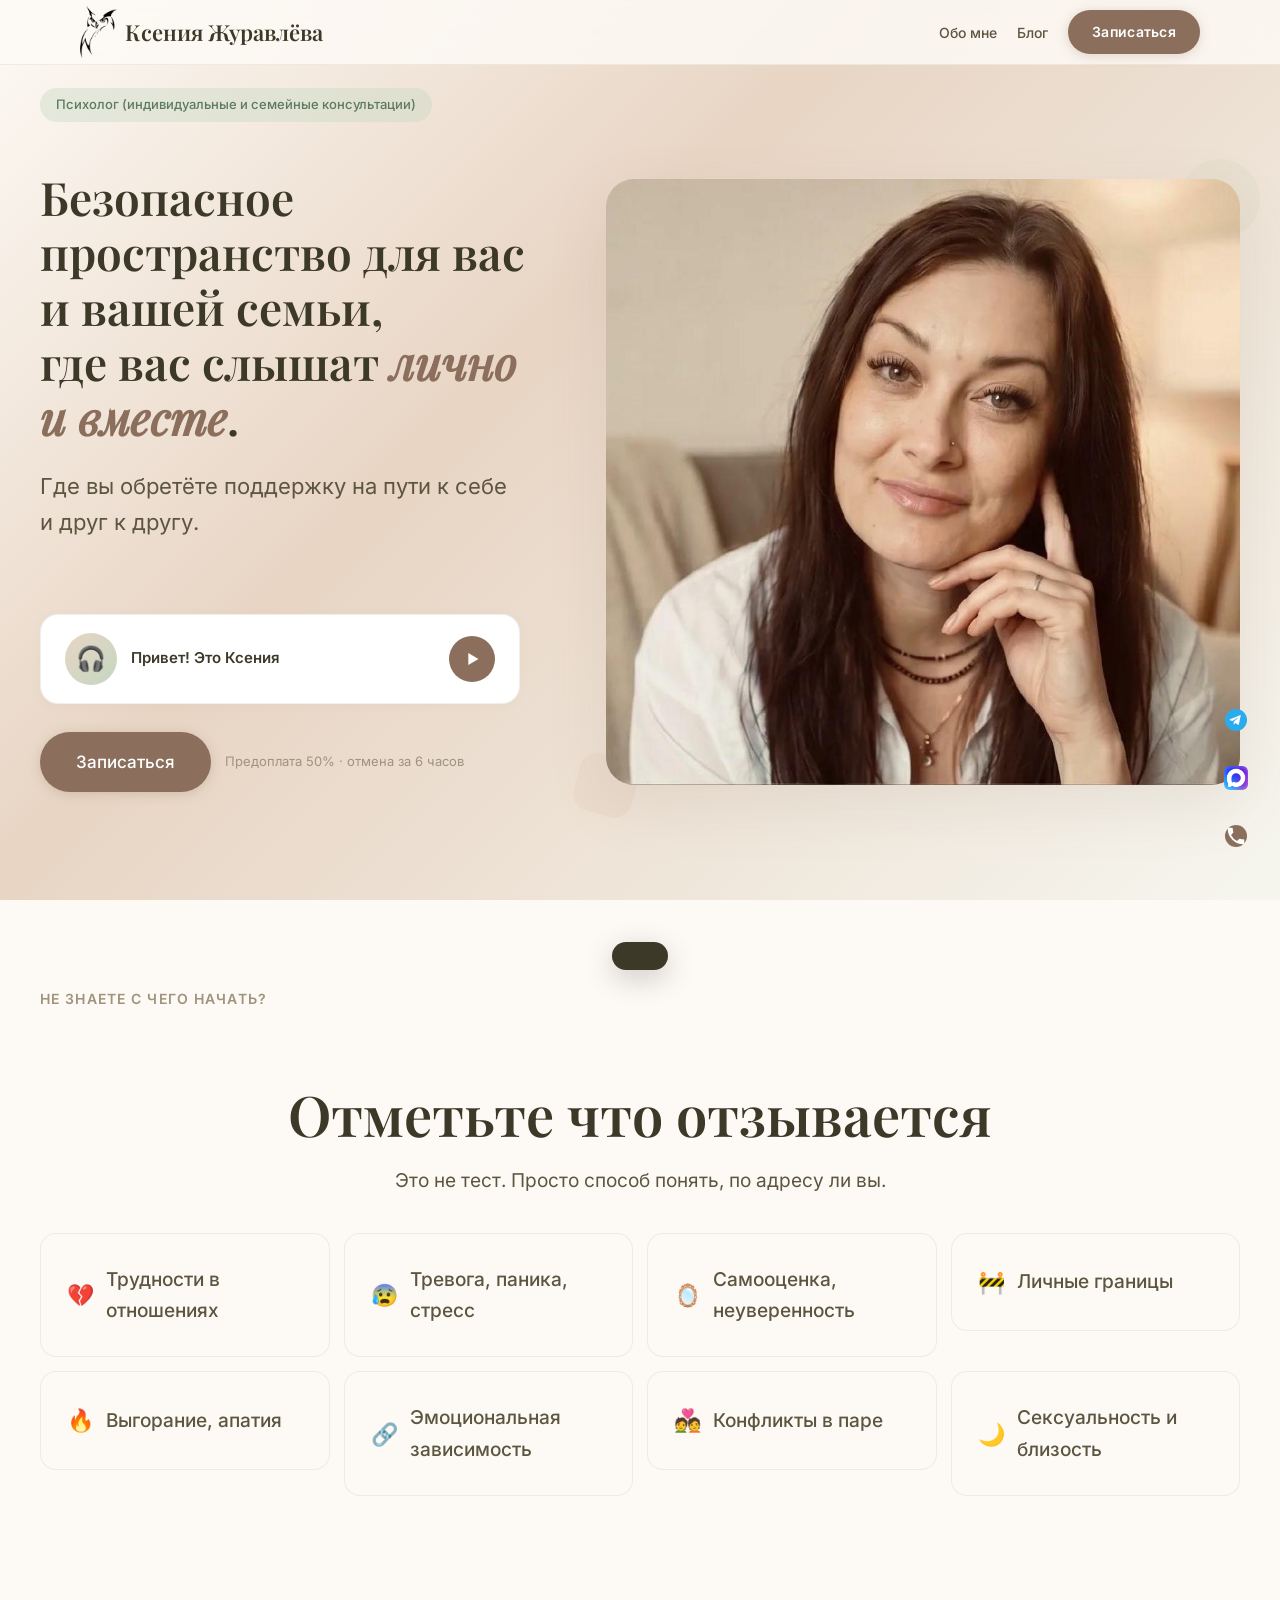
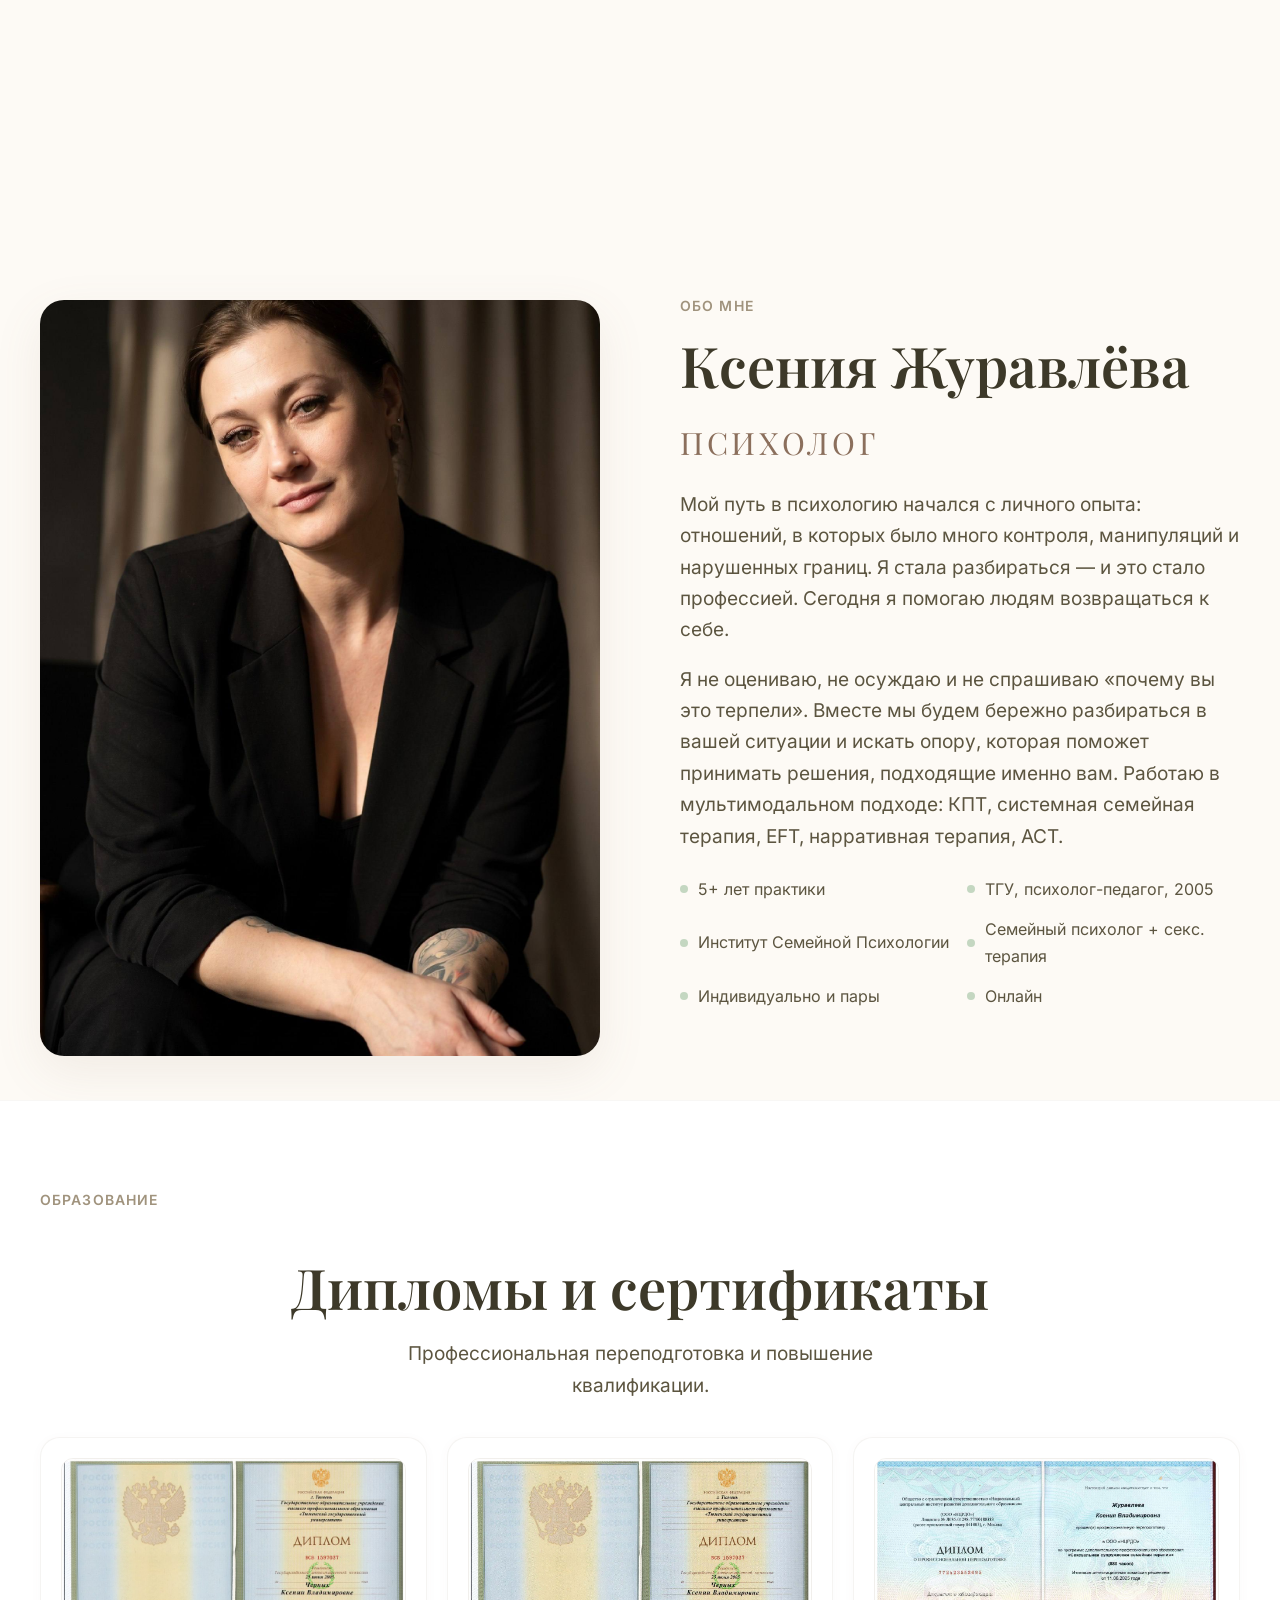
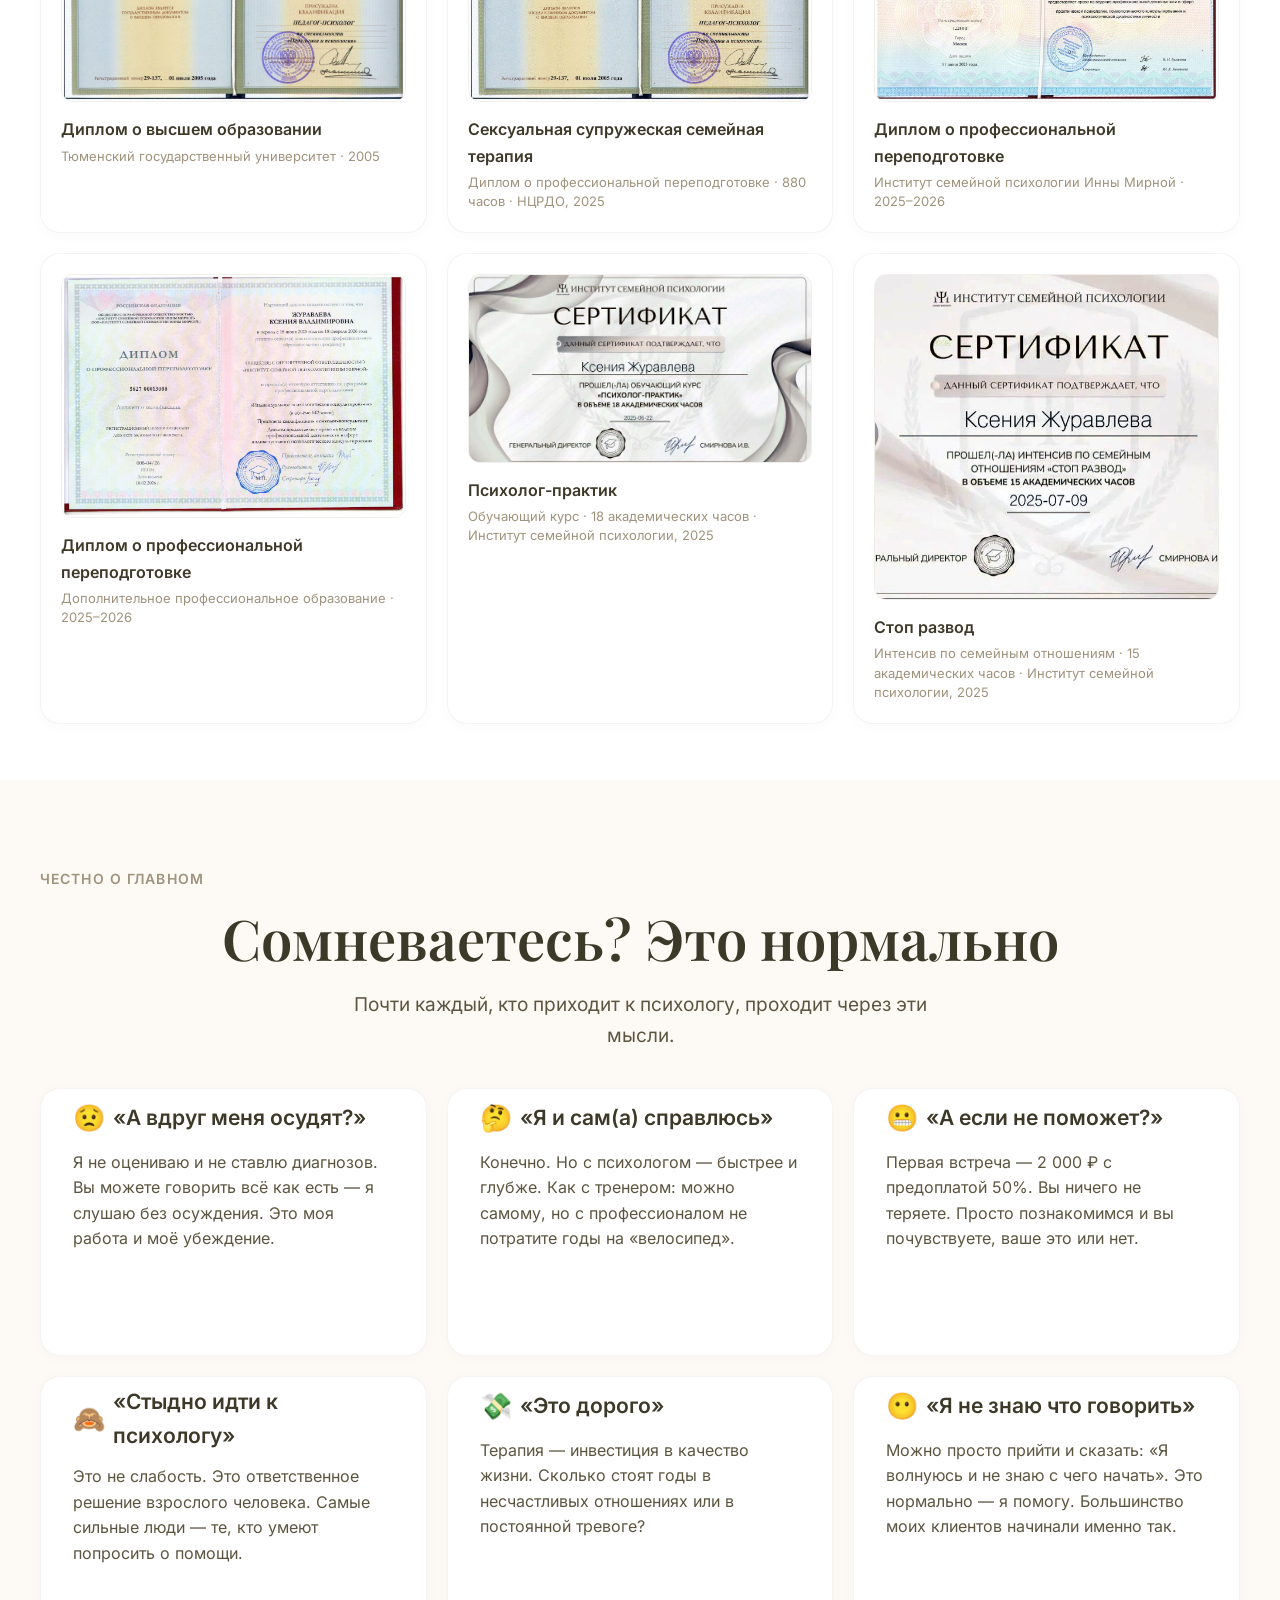
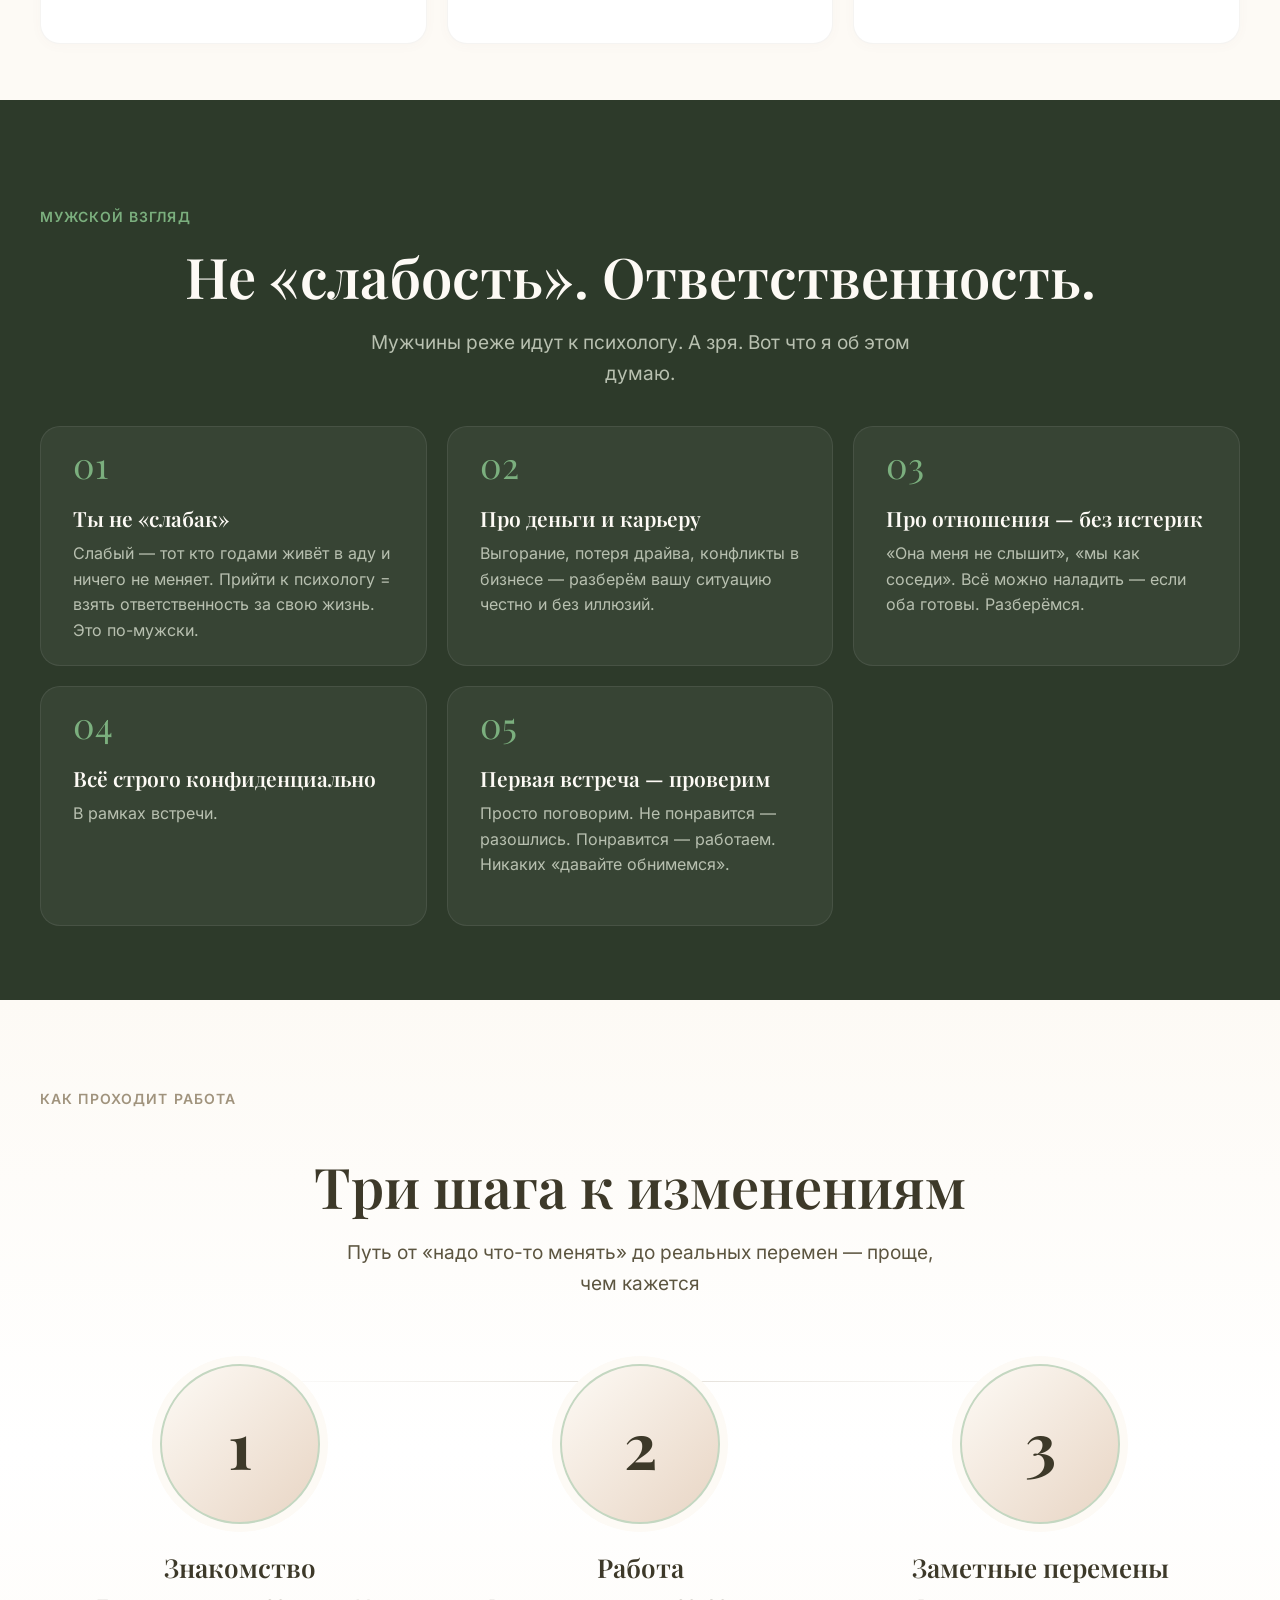
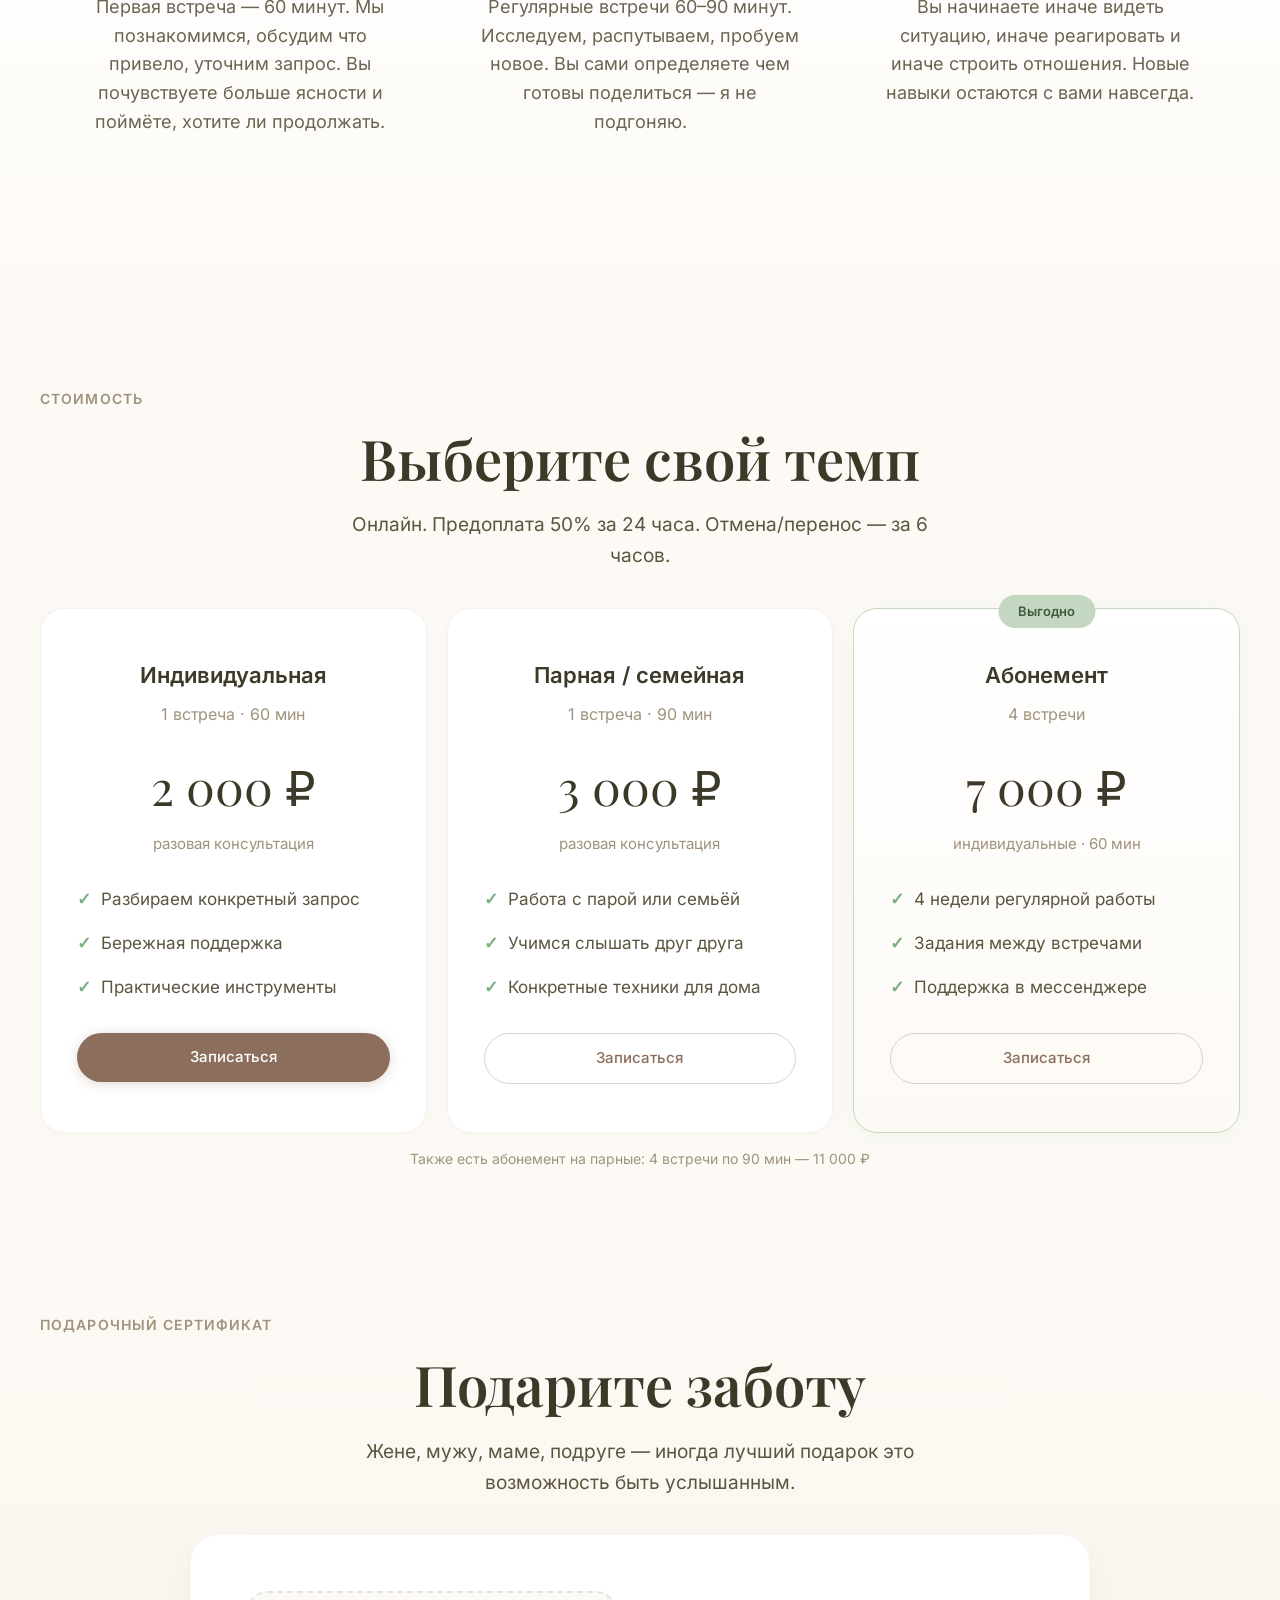
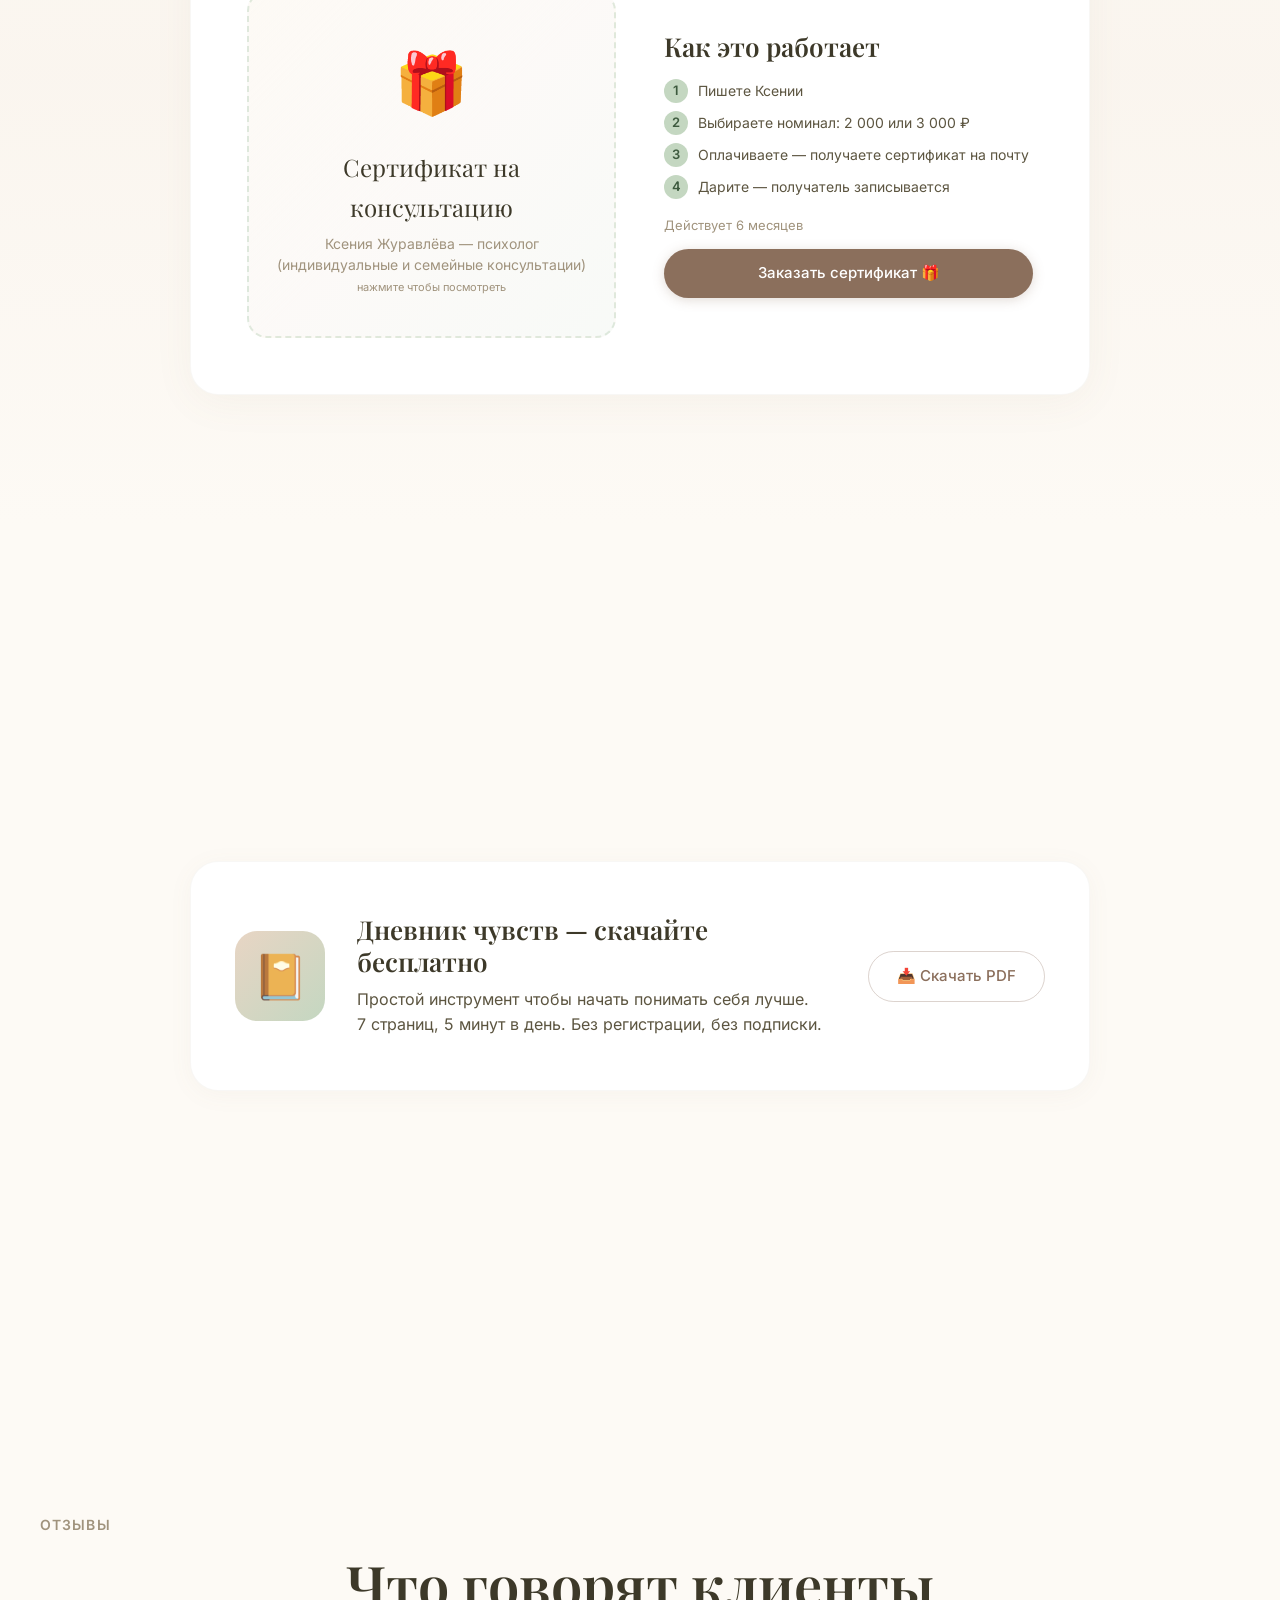
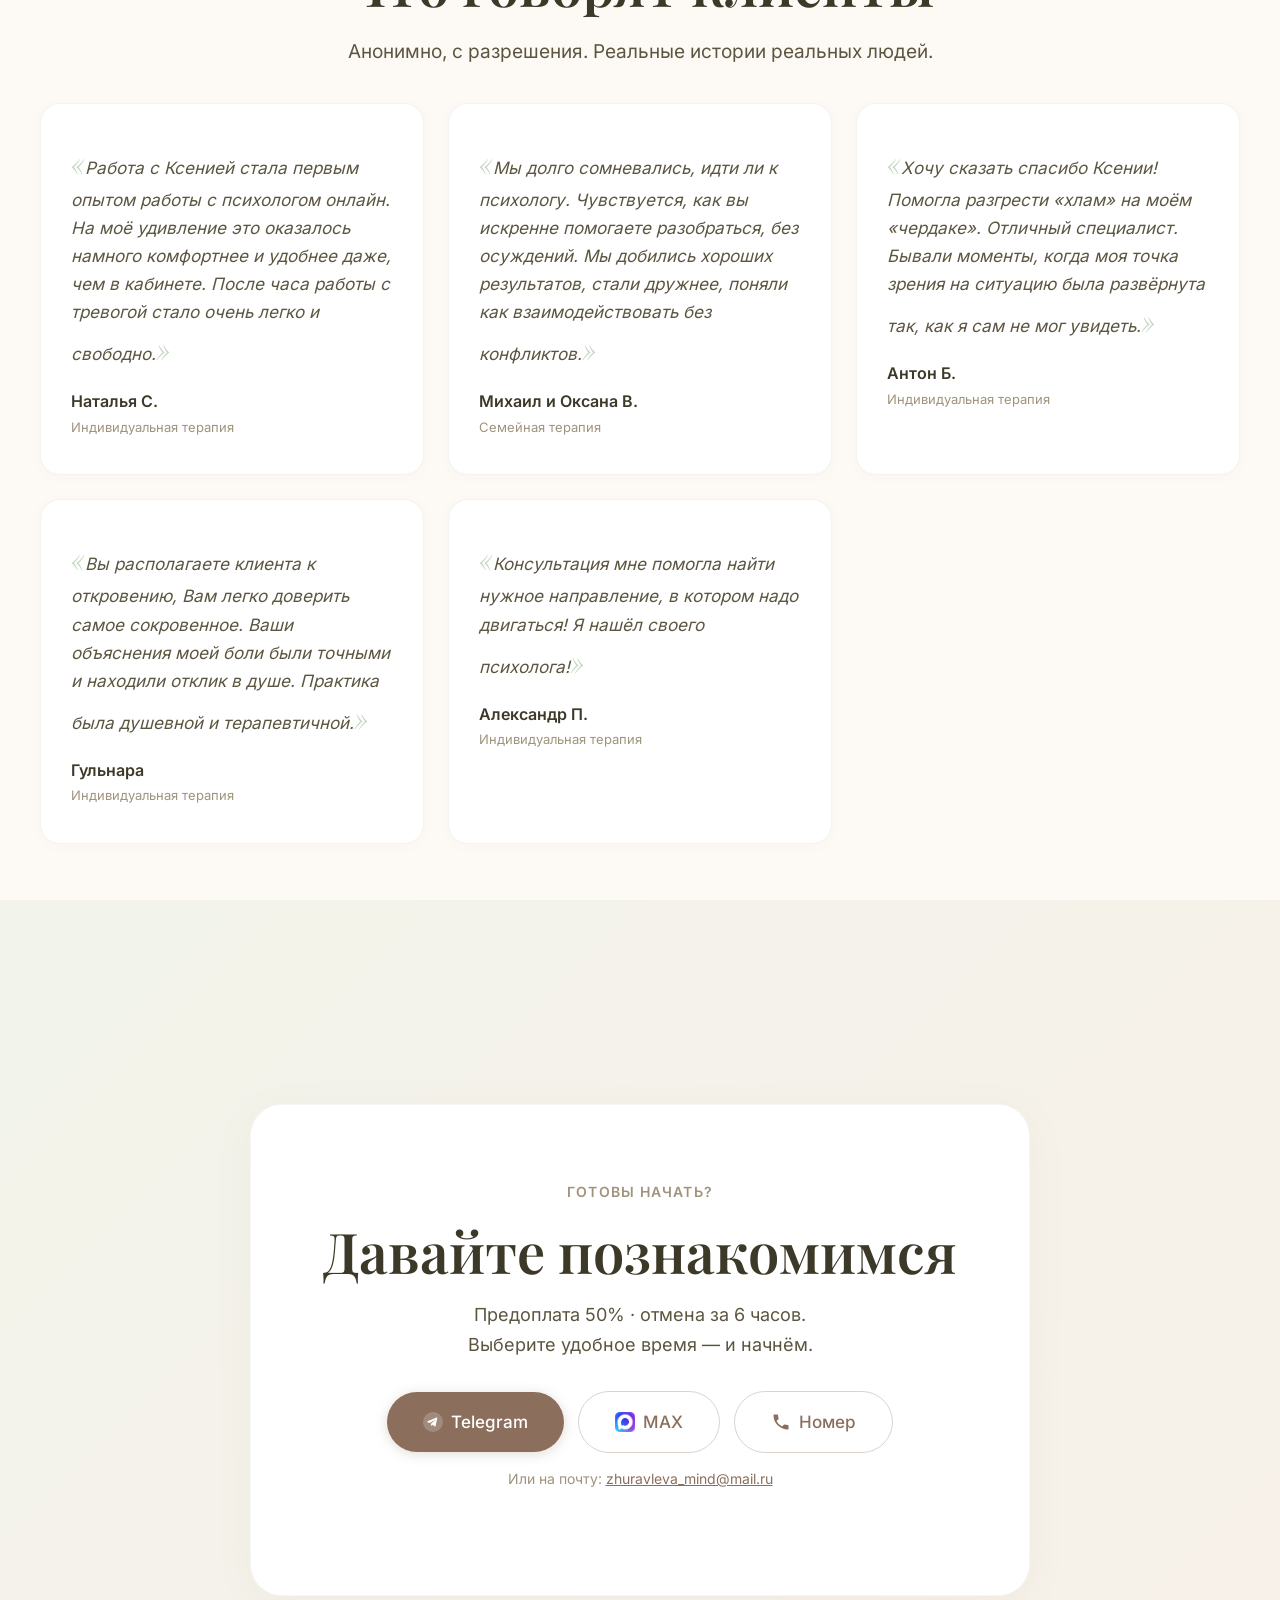
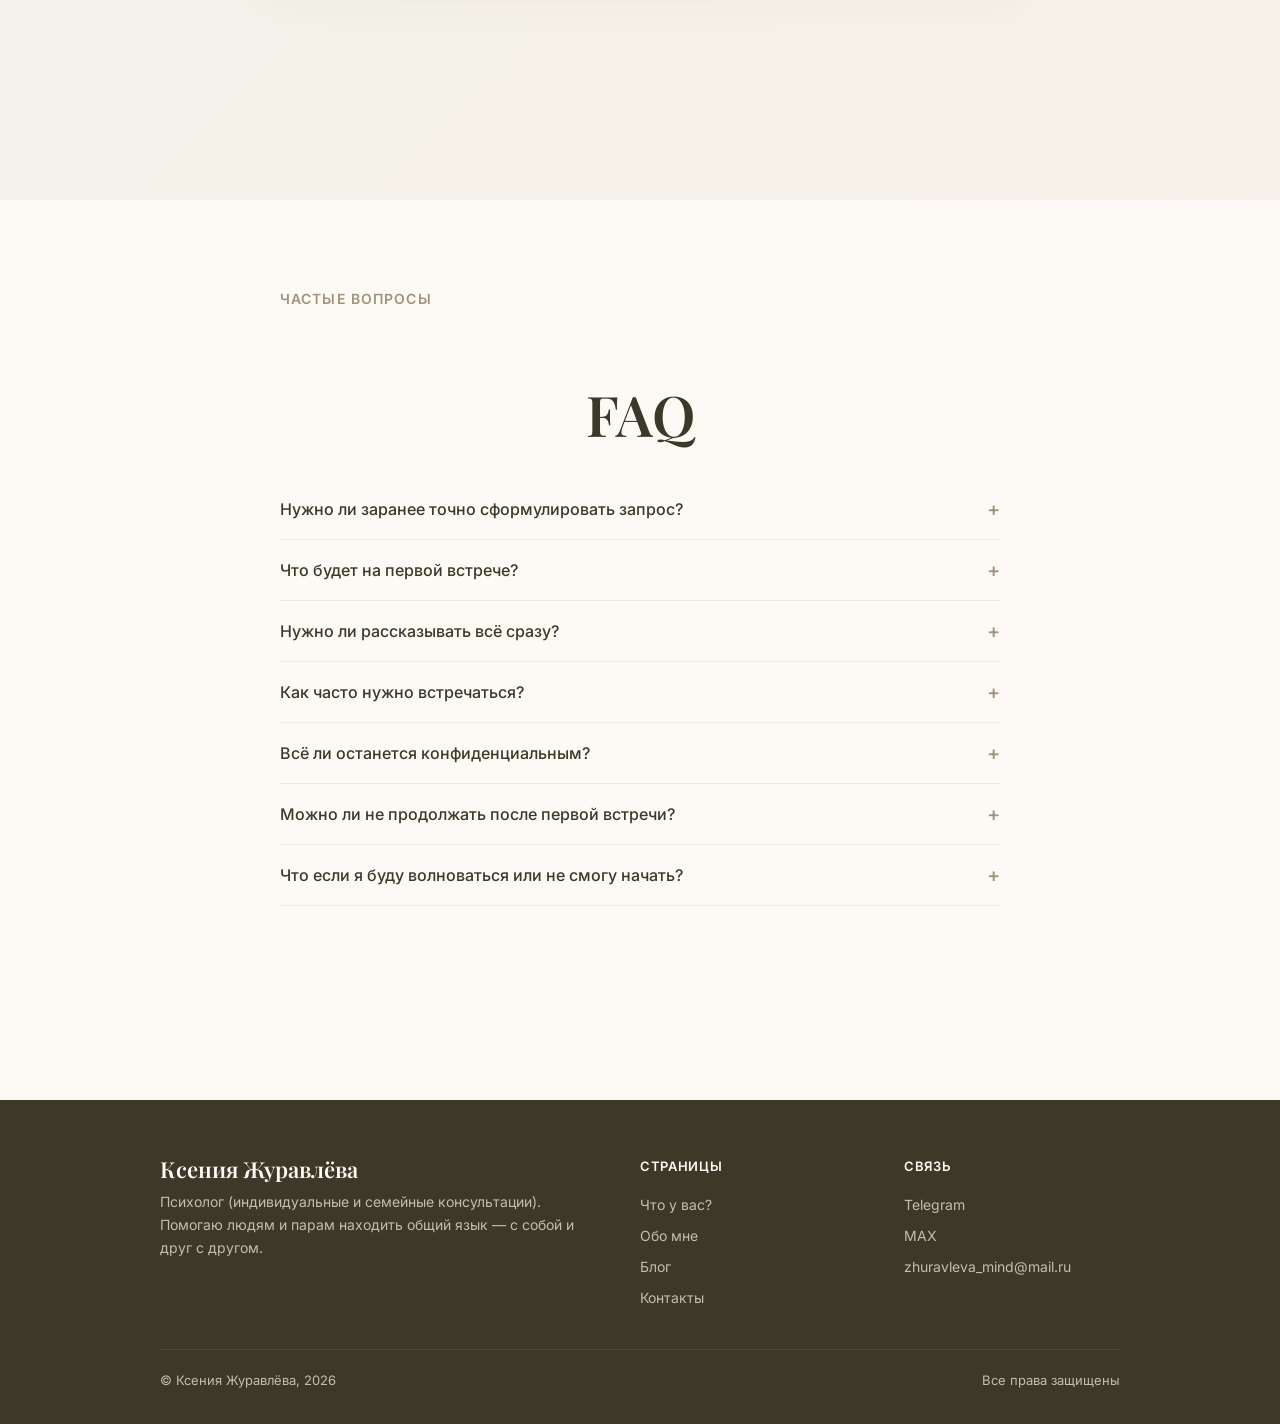
<file: index.html>
<!DOCTYPE html>
<html lang="ru">
<head>
<meta charset="UTF-8">
<meta name="viewport" content="width=device-width, initial-scale=1.0">
<meta http-equiv="Cache-Control" content="no-cache, no-store, must-revalidate">
<title>Ксения Журавлёва — психолог (индивидуальные и семейные консультации)</title>
<meta name="description" content="Психолог Ксения Журавлёва. Индивидуальные и семейные консультации онлайн: отношения, тревога, самооценка, выгорание. Первая встреча — 2 000 ₽.">
<link rel="icon" type="image/png" href="ksusha-logo.png">
<meta property="og:type" content="website">
<meta property="og:title" content="Ксения Журавлёва — психолог (индивидуальные и семейные консультации)">
<meta property="og:description" content="Безопасное пространство для вас и вашей семьи. Индивидуальные и семейные консультации онлайн.">
<meta property="og:image" content="https://ксения-журавлева.рф/ksusha-hero.jpg">
<meta property="og:url" content="https://ксения-журавлева.рф/">
<meta property="og:locale" content="ru_RU">
<link href="fonts/fonts-local.css" rel="stylesheet">
<style>
  *,*::before,*::after{box-sizing:border-box;margin:0;padding:0}
  html{scroll-behavior:smooth;scroll-snap-type:y mandatory}
  body{font-family:'Inter',-apple-system,sans-serif;font-weight:400;font-size:17px;line-height:1.65;color:#3D3929;background:#FDFAF5;-webkit-font-smoothing:antialiased}
  h1,h2,h3,.serif{font-family:'Playfair Display',Georgia,serif;font-weight:600;line-height:1.2}

  /* PALETTE: Cream #FDFAF5 | Sage #C4D7C1 | Peach #E8D5C4 | Clay #A0937D | Terracotta #8B6F5C | Ink #3D3929 */

  nav{position:fixed;top:0;left:0;right:0;z-index:100;background:rgba(253,250,245,0.85);backdrop-filter:blur(12px);border-bottom:1px solid rgba(160,147,125,0.15);padding:0 24px}
  .nav-inner{max-width:1120px;margin:0 auto;display:flex;align-items:center;height:64px}
  .nav-logo{font-family:'Playfair Display',serif;font-size:22px;font-weight:600;color:#3D3929;text-decoration:none;display:flex;align-items:center;gap:8px;flex-shrink:0}
  .nav-logo svg{width:26px;height:26px;flex-shrink:0}
  .nav-right{display:flex;align-items:center;gap:20px;margin-left:auto}
  .nav-links{display:flex;gap:20px;list-style:none;align-items:center}
  .nav-links a{text-decoration:none;color:#5C5540;font-size:14px;font-weight:450;transition:color 0.2s}
  .nav-links a:hover{color:#8B6F5C}
  .nav-links a.btn{color:#fff}.nav-links a.btn:hover{color:#fff}
  .burger{display:none;flex-direction:column;gap:5px;cursor:pointer;z-index:101;background:none;border:none;padding:8px}
  .burger span{display:block;width:24px;height:2px;background:#3D3929;border-radius:2px;transition:all 0.3s}
  .burger.active span:nth-child(1){transform:rotate(45deg) translate(5px,5px)}
  .burger.active span:nth-child(2){opacity:0}
  .burger.active span:nth-child(3){transform:rotate(-45deg) translate(5px,-5px)}

  .btn{display:inline-flex;align-items:center;justify-content:center;padding:12px 28px;border-radius:999px;font-family:'Inter',sans-serif;font-size:15px;font-weight:500;text-decoration:none;cursor:pointer;transition:all 0.25s;border:none;white-space:nowrap}
  .btn-primary{background:#8B6F5C;color:#fff;box-shadow:0 2px 12px rgba(139,111,92,0.25)}
  .btn-primary:hover{background:#7A5F4D;transform:translateY(-1px);box-shadow:0 4px 20px rgba(139,111,92,0.35)}
  .btn-outline{background:transparent;color:#8B6F5C;border:1.5px solid rgba(139,111,92,0.3)}
  .btn-outline:hover{background:rgba(139,111,92,0.06);border-color:#8B6F5C}
  .btn-large{padding:16px 36px;font-size:17px;border-radius:999px}

  /* === EVERY SECTION = FULL SCREEN === */
  section{height:100vh;padding:48px 40px;display:flex;flex-direction:column;justify-content:center;overflow:hidden;scroll-snap-align:start}
  .section--top{justify-content:flex-start;padding-top:80px}
  .container{max-width:1200px;margin:0 auto;width:100%}
  .section-label{display:inline-block;font-size:14px;font-weight:600;text-transform:uppercase;letter-spacing:0.08em;color:#A0937D;margin-bottom:14px}
  .section-title{font-size:clamp(34px,6vw,56px);color:#3D3929;margin-bottom:18px}
  .section-subtitle{font-size:19px;color:#5C5540;max-width:600px;margin-bottom:36px}

  /* секции с шапкой сверху потоком, как «Мужской взгляд» */
  .men-layout{height:auto;min-height:100vh;justify-content:flex-start;padding:84px 40px 56px}

  /* === HERO === */
  .hero{height:100vh;display:flex;align-items:center;padding-top:64px;padding-bottom:0;background:linear-gradient(135deg,#FDFAF5 0%,#E8D5C4 40%,#C4D7C120 100%)}
  .hero .container{display:grid;grid-template-columns:0.9fr 1.1fr;column-gap:48px;align-items:center}
  .hero-text{grid-column:1;grid-row:1;position:relative;top:-56px}
  .hero-image{grid-column:2;grid-row:1/span 2}
  .hero-bottom{grid-column:1;grid-row:2}
  .hero-badge{display:inline-block;position:relative;top:-28px;padding:6px 16px;background:rgba(196,215,193,0.4);border-radius:999px;font-size:13px;font-weight:500;color:#5C7A5E;margin-bottom:20px}
  .hero h1{font-size:clamp(30px,4.2vw,46px);color:#3D3929;margin-bottom:24px}
  .hero h1 em{font-style:italic;color:#8B6F5C}
  .hero p.subtitle{font-size:22px;color:#5C5540;margin-bottom:18px;max-width:500px;line-height:1.6}

  /* VOICE */
  .voice-block{display:flex;align-items:center;gap:14px;margin-bottom:28px;padding:18px 24px;background:#fff;border-radius:18px;border:1px solid rgba(160,147,125,0.15);box-shadow:0 2px 12px rgba(139,111,92,0.04);max-width:480px;cursor:pointer;transition:all 0.25s}
  .voice-block:hover{box-shadow:0 6px 24px rgba(139,111,92,0.10)}
  .voice-block.playing{background:#FDFAF5;border-color:#C4D7C1;box-shadow:0 4px 20px rgba(196,215,193,0.25)}
  .voice-avatar{width:52px;height:52px;border-radius:50%;background:linear-gradient(135deg,#E8D5C4,#C4D7C1);display:flex;align-items:center;justify-content:center;font-size:24px;flex-shrink:0}
  .voice-info{flex:1}.voice-label{font-size:15px;font-weight:600;color:#3D3929}.voice-hint{font-size:13px;color:#A0937D}
  .voice-play-btn{width:46px;height:46px;border-radius:50%;background:#8B6F5C;color:#fff;display:flex;align-items:center;justify-content:center;font-size:18px;flex-shrink:0}
  .voice-block.playing .voice-play-btn{background:#5C7A5E;animation:pulse-ring 1.8s infinite}
  @keyframes pulse-ring{0%{box-shadow:0 0 0 0 rgba(139,111,92,0.3)}70%{box-shadow:0 0 0 12px rgba(139,111,92,0)}100%{box-shadow:0 0 0 0 rgba(139,111,92,0)}}

  .hero-actions{display:flex;gap:14px;flex-wrap:wrap;align-items:center}
  .hero-actions .hint{font-size:13px;color:#A0937D}
  .hero-image{position:relative}
  .hero-image .photo-frame{width:100%;border-radius:28px;overflow:hidden;box-shadow:0 20px 60px rgba(139,111,92,0.12)}
  .hero-decoration{position:absolute;top:-20px;right:-20px;width:80px;height:80px;border-radius:50%;background:rgba(196,215,193,0.3);z-index:-1}
  .hero-decoration2{position:absolute;bottom:-30px;left:-30px;width:60px;height:60px;border-radius:18px;background:rgba(232,213,196,0.5);z-index:-1;transform:rotate(15deg)}

  /* === COMPASS === */
  .compass-section{height:auto;min-height:100vh;padding:56px 40px;background:#fff;border-top:1px solid rgba(160,147,125,0.08);border-bottom:1px solid rgba(160,147,125,0.08)}
  .compass-grid{display:grid;grid-template-columns:repeat(4,1fr);gap:14px}
  .compass-item{position:relative}
  .compass-item input{position:absolute;opacity:0;pointer-events:none}
  .compass-item label{display:flex;align-items:center;gap:12px;padding:30px 26px;background:#FDFAF5;border:1.5px solid rgba(160,147,125,0.15);border-radius:16px;cursor:pointer;transition:all 0.25s;font-size:19px;font-weight:450;color:#5C5540;user-select:none}
  .compass-item label:hover{border-color:#C4D7C1;transform:translateY(-2px)}
  .compass-item input:checked+label{background:rgba(196,215,193,0.25);border-color:#C4D7C1;color:#3D3929;font-weight:500;box-shadow:0 4px 16px rgba(196,215,193,0.2)}
  .compass-item .emoji{font-size:22px;flex-shrink:0}
  .compass-result{display:none;margin-top:24px;padding:28px;background:linear-gradient(135deg,rgba(196,215,193,0.2),rgba(232,213,196,0.2));border-radius:20px;text-align:center;border:1px solid rgba(160,147,125,0.12)}
  .compass-result.visible{display:block;animation:fadeIn 0.5s}
  .compass-result h3{font-size:22px;margin-bottom:12px;color:#3D3929}
  .compass-result p{color:#5C5540;margin-bottom:20px;font-size:16px}
  @keyframes fadeIn{from{opacity:0;transform:translateY(12px)}to{opacity:1;transform:translateY(0)}}

  /* === LETTER === */
  .letter-section{background:linear-gradient(180deg,#FDFAF5,#E8D5C430,#FDFAF5);height:auto;min-height:100vh;padding:64px 24px}
  .letter-card{background:#fff;border-radius:28px;padding:56px;box-shadow:0 8px 40px rgba(139,111,92,0.06);border:1px solid rgba(160,147,125,0.08);max-width:820px;margin:0 auto}
  .letter-card textarea{width:100%;height:200px;max-height:260px;padding:24px;border:1.5px solid rgba(160,147,125,0.2);border-radius:16px;font-family:'Inter',sans-serif;font-size:18px;line-height:1.6;resize:none;background:#FDFAF5;color:#3D3929;transition:border-color 0.25s}
  .letter-card textarea:focus{outline:none;border-color:#C4D7C1;box-shadow:0 0 0 4px rgba(196,215,193,0.15)}
  .letter-card textarea::placeholder{color:#A0937D}
  .letter-meta{display:flex;gap:16px;margin-top:16px;flex-wrap:wrap}
  .letter-meta input{padding:16px 20px;border:1.5px solid rgba(160,147,125,0.2);border-radius:12px;font-family:'Inter',sans-serif;font-size:17px;background:#FDFAF5;color:#3D3929;flex:1;min-width:160px}
  .letter-meta input:focus{outline:none;border-color:#C4D7C1;box-shadow:0 0 0 4px rgba(196,215,193,0.15)}
  .letter-submit{display:flex;align-items:center;gap:14px;margin-top:20px;flex-wrap:wrap}
  .letter-guarantee{font-size:13px;color:#A0937D;display:flex;align-items:center;gap:6px}

  /* === DOUBTS === */
  .doubts-grid{display:grid;grid-template-columns:repeat(3,1fr);gap:20px}
  .doubt-card{background:#fff;border-radius:20px;padding:8px 32px 36px;height:268px;overflow:hidden;border:1px solid rgba(160,147,125,0.10);box-shadow:0 2px 12px rgba(139,111,92,0.03);transition:all 0.3s}
  .doubt-card:hover{transform:translateY(-3px);box-shadow:0 8px 30px rgba(139,111,92,0.06)}
  .doubt-card .fear{font-size:21px;font-weight:600;color:#3D3929;margin-bottom:10px;display:flex;align-items:center;gap:8px}
  .doubt-card .fear .icon{font-size:26px}
  .doubt-card .answer{font-size:16px;color:#5C5540;line-height:1.6;padding-left:0}

  /* === DOCS === */
  .docs-grid{display:grid;grid-template-columns:repeat(3,1fr);gap:20px}
  .doc-card{background:#fff;border-radius:20px;padding:20px;border:1px solid rgba(160,147,125,0.10);box-shadow:0 2px 12px rgba(139,111,92,0.03);text-decoration:none;color:inherit;display:flex;flex-direction:column;transition:all 0.3s}
  .doc-card:hover{transform:translateY(-3px);box-shadow:0 8px 30px rgba(139,111,92,0.08)}
  .doc-card img{width:100%;height:auto;border-radius:12px;border:1px solid rgba(160,147,125,0.15);margin-bottom:14px}
  .doc-card .doc-name{font-weight:600;color:#3D3929;font-size:16px;margin-bottom:4px}
  .doc-card .doc-sub{font-size:13px;color:#A0937D;line-height:1.5}

  /* === GALLERY === */

  /* === GIFT === */
  .gift-card{display:grid;grid-template-columns:auto 1fr auto;gap:32px;align-items:center;background:#fff;border-radius:28px;padding:52px 44px;box-shadow:0 4px 24px rgba(139,111,92,0.05);border:1px solid rgba(160,147,125,0.08);max-width:900px;margin:0 auto}
  .gift-icon{width:90px;height:90px;border-radius:22px;background:linear-gradient(135deg,#E8D5C4,#C4D7C1);display:flex;align-items:center;justify-content:center;font-size:44px}
  .gift-text h3{font-size:26px;margin-bottom:10px;color:#3D3929}
  .gift-text p{font-size:16px;color:#5C5540;line-height:1.6}

  /* === MEN === */
  .men-section{height:auto;min-height:100vh;padding:84px 40px 56px;background:#2D3A2A;color:#D4D1C8}
  .men-section .section-label{color:#7BAF7E}
  .men-section .section-title{color:#FDFAF5}
  .men-section .section-subtitle{color:#B8C0B0}
  .men-grid{display:grid;grid-template-columns:repeat(3,1fr);gap:20px}
  .men-card{background:rgba(255,255,255,0.05);border-radius:20px;padding:8px 32px 36px;height:240px;overflow:hidden;border:1px solid rgba(255,255,255,0.08);transition:all 0.3s}
  .men-card:hover{transform:translateY(-3px);background:rgba(255,255,255,0.08)}
  .men-card .num{font-family:'Playfair Display',serif;font-size:36px;color:#7BAF7E;margin-bottom:12px}
  .men-card h3{font-size:21px;color:#FDFAF5;margin-bottom:10px}
  .men-card p{font-size:16px;color:#B8C0B0;line-height:1.6}

  /* === PACKAGES === */
  .pricing-grid{display:grid;grid-template-columns:repeat(auto-fit,minmax(250px,1fr));gap:20px}
  .pricing-card{background:#fff;border-radius:24px;padding:48px 36px;border:1px solid rgba(160,147,125,0.12);box-shadow:0 2px 16px rgba(139,111,92,0.04);text-align:center;position:relative;transition:all 0.3s}
  .pricing-card:hover{transform:translateY(-4px);box-shadow:0 12px 40px rgba(139,111,92,0.08)}
  .pricing-card.featured{border-color:#C4D7C1;box-shadow:0 4px 24px rgba(196,215,193,0.2);background:linear-gradient(180deg,#fff,#FDFAF5)}
  .pricing-card.featured::before{content:'Выгодно';position:absolute;top:-14px;left:50%;transform:translateX(-50%);background:#C4D7C1;color:#3D5A3E;padding:6px 20px;border-radius:999px;font-size:13px;font-weight:600}
  .pricing-name{font-size:22px;font-weight:600;color:#3D3929;margin-bottom:8px}
  .pricing-sessions{font-size:16px;color:#A0937D;margin-bottom:20px}
  .pricing-price{font-family:'Playfair Display',serif;font-size:48px;color:#3D3929;margin-bottom:6px}
  .pricing-per{font-size:15px;color:#A0937D;margin-bottom:20px}
  .pricing-features{list-style:none;text-align:left;margin-bottom:24px}
  .pricing-features li{font-size:17px;color:#5C5540;padding:8px 0;display:flex;align-items:center;gap:10px}
  .pricing-features li::before{content:'✓';color:#7BAF7E;font-weight:700}

  /* === ABOUT === */
  .about-grid{display:grid;grid-template-columns:1fr 1fr;gap:80px;align-items:center}
  .about-photo{width:100%;max-height:84vh;aspect-ratio:1/2;margin-top:56px;border-radius:24px;overflow:hidden;box-shadow:0 16px 48px rgba(139,111,92,0.10)}
  .about-photo img{width:100%;height:100%;object-fit:cover}
  .about-text h2{margin-bottom:24px}
  .about-text p{color:#5C5540;margin-bottom:18px;font-size:19px;line-height:1.65}
  .about-highlights{display:grid;grid-template-columns:1fr 1fr;gap:14px;margin-top:24px}
  .about-highlight{display:flex;align-items:center;gap:10px;font-size:16px;color:#5C5540}
  .about-highlight .dot{width:8px;height:8px;border-radius:50%;background:#C4D7C1;flex-shrink:0}

  /* === PROCESS === */
  .process-steps{display:grid;grid-template-columns:repeat(3,1fr);gap:0;position:relative}
  .process-steps::before{content:'';position:absolute;top:45px;left:16%;right:16%;height:1px;background:linear-gradient(90deg,transparent,rgba(160,147,125,0.3),transparent);z-index:0}
  .step{text-align:center;padding:0 20px;position:relative;z-index:1}
  .step-number{width:160px;height:160px;border-radius:50%;background:linear-gradient(135deg,#FDFAF5,#E8D5C4);border:2px solid #C4D7C1;color:#3D3929;font-family:'Playfair Display',serif;font-size:64px;font-weight:700;display:grid;place-items:center;margin:28px auto 28px;line-height:1;box-shadow:0 0 0 8px #FDFAF5}
  .step h3{font-size:26px;color:#3D3929;margin-bottom:10px}
  .step p{font-size:18px;color:#6B6553;line-height:1.6;max-width:320px;margin:0 auto}

  /* === TESTIMONIALS === */
  .testimonials-grid{display:grid;grid-template-columns:repeat(auto-fill,minmax(320px,1fr));gap:24px}
  .testimonial{background:#fff;border-radius:20px;padding:36px 30px;border:1px solid rgba(160,147,125,0.10);box-shadow:0 2px 12px rgba(139,111,92,0.03)}
  .testimonial .quote{font-size:17px;color:#5C5540;line-height:1.65;margin-bottom:16px;font-style:italic}
  .testimonial .quote::before{content:'«';color:#C4D7C1;font-size:28px;font-family:'Playfair Display',serif}
  .testimonial .quote::after{content:'»';color:#C4D7C1;font-size:28px;font-family:'Playfair Display',serif}
  .testimonial .author{font-size:16px;font-weight:600;color:#3D3929}
  .testimonial .tag{font-size:13px;color:#A0937D;margin-top:2px}

  /* === CERTIFICATE === */
  .cert-card{display:grid;grid-template-columns:1fr 1fr;gap:48px;align-items:stretch;background:#fff;border-radius:28px;padding:56px;box-shadow:0 8px 40px rgba(139,111,92,0.06);border:1px solid rgba(160,147,125,0.08);max-width:900px;margin:0 auto}
  .cert-preview{display:flex;flex-direction:column;align-items:center;justify-content:center;text-align:center;padding:40px 24px;background:linear-gradient(135deg,#FDFAF5,#E8D5C420,#C4D7C120);border-radius:20px;border:2px dashed rgba(196,215,193,0.5);min-height:100%}
  .cert-preview .cert-icon{font-size:60px;margin-bottom:16px}
  .cert-preview .cert-title{font-family:'Playfair Display',serif;font-size:24px;color:#3D3929;margin-bottom:6px}
  .cert-preview .cert-sub{font-size:14px;color:#A0937D;line-height:1.5}
  .cert-info{display:flex;flex-direction:column;justify-content:center}
  .cert-info h2{font-size:26px;margin-bottom:16px;color:#3D3929}
  .cert-info p{color:#5C5540;font-size:16px;line-height:1.6}

  /* === CTA === */
  .cta-section{height:auto;min-height:100vh;padding:64px 24px;background:linear-gradient(135deg,#C4D7C130,#E8D5C440)}
  .cta-card{text-align:center;background:#fff;border-radius:32px;padding:72px 48px;box-shadow:0 8px 40px rgba(139,111,92,0.06);border:1px solid rgba(160,147,125,0.08);max-width:780px;margin:0 auto}
  .cta-card h2{margin-bottom:16px}
  .cta-card p{color:#5C5540;margin-bottom:32px;font-size:18px}
  .cta-buttons{display:flex;gap:14px;justify-content:center;flex-wrap:wrap;align-items:center}

  /* === FOOTER === */
  footer{background:#3D3929;color:#C4BDB0;padding:56px 24px 32px;font-size:14px;scroll-snap-align:start}
  footer .container{max-width:960px;margin:0 auto}
  .footer-grid{display:grid;grid-template-columns:2fr 1fr 1fr;gap:48px;margin-bottom:40px}
  .footer-brand h3{font-family:'Playfair Display',serif;font-size:22px;color:#FDFAF5;margin-bottom:8px}
  footer a{color:#C4BDB0;text-decoration:none;transition:color 0.2s}
  footer a:hover{color:#FDFAF5}
  .footer-links{list-style:none;display:flex;flex-direction:column;gap:8px}
  .footer-links h4{color:#FDFAF5;margin-bottom:8px;font-size:13px;text-transform:uppercase;letter-spacing:0.05em}
  .footer-bottom{border-top:1px solid rgba(255,255,255,0.08);padding-top:20px;display:flex;justify-content:space-between;flex-wrap:wrap;gap:12px;font-size:13px}

  /* === FAQ === */
  .faq-item{border-bottom:1px solid rgba(160,147,125,0.15);padding:18px 0}
  .faq-q{width:100%;background:none;border:none;font-family:inherit;font-weight:500;font-size:16px;cursor:pointer;display:flex;justify-content:space-between;align-items:center;text-align:left;color:#3D3929;padding:0}
  .faq-q::after{content:'+';font-size:20px;color:#A0937D;flex-shrink:0;margin-left:12px}
  .faq-item.open .faq-q::after{content:'−'}
  .faq-a{max-height:0;overflow:hidden;transition:max-height 0.25s ease;font-size:15px;color:#5C5540;line-height:1.6}
  .faq-item.open .faq-a{max-height:400px;padding-top:8px}

  /* === FLOATING === */
  .float-contacts{position:fixed;right:20px;bottom:40px;z-index:99;display:flex;flex-direction:column;gap:10px}
  .float-contacts a{display:flex;align-items:center;justify-content:center;width:48px;height:48px;border-radius:50%;background:transparent;transition:all 0.25s;text-decoration:none}
  .float-contacts a:hover{transform:scale(1.1)}
  .float-contacts svg{width:22px;height:22px}
  .float-bar{display:none}

  /* === TOAST === */
  .toast{position:fixed;bottom:30px;left:50%;transform:translateX(-50%) translateY(100px);background:#3D3929;color:#FDFAF5;padding:14px 28px;border-radius:999px;font-size:14px;font-weight:500;z-index:200;transition:transform 0.4s cubic-bezier(0.16,1,0.3,1);box-shadow:0 8px 30px rgba(0,0,0,0.2)}
  .toast.show{transform:translateX(-50%) translateY(0)}

  /* ===== SHORT SCREENS (<750px height) ===== */
  @media(max-height:750px){
    section{padding:40px 24px}
    .section-title{font-size:clamp(22px,3vw,30px);margin-bottom:10px}
    .section-subtitle{font-size:14px;margin-bottom:20px}
    .section-label{font-size:11px;margin-bottom:8px}
    .hero{padding-top:64px}.hero h1{font-size:clamp(24px,4vw,34px)}
    .hero p.subtitle{font-size:14px}.hero-badge{font-size:11px}
    .voice-block{padding:10px 14px;margin-bottom:16px}.voice-avatar{width:36px;height:36px;font-size:16px}.voice-play-btn{width:34px;height:34px;font-size:13px}
    .btn{padding:10px 20px;font-size:13px}.btn-large{padding:12px 28px;font-size:14px}
    .hero-image .photo-frame{border-radius:20px}
    .about-grid{gap:36px}.about-text p{font-size:13px;margin-bottom:6px}.about-highlight{font-size:12px}.about-highlights{margin-top:10px;gap:6px}
    .about-photo{max-height:55vh}
    .men-card{padding:16px 14px}.men-card h3{font-size:14px}.men-card p{font-size:12px}.men-card .num{font-size:22px;margin-bottom:4px}
    .men-grid{gap:10px}
    .compass-section{padding:40px 24px}.compass-grid{gap:8px}.compass-item label{font-size:13px;padding:12px 14px}.compass-item .emoji{font-size:18px}
    .pricing-card{padding:22px 20px}.pricing-price{font-size:28px}.pricing-name{font-size:16px}
    .pricing-features li{font-size:12px;padding:4px 0}
    .letter-section{padding:40px 24px}.letter-card{padding:28px 32px}.letter-card textarea{height:100px;max-height:130px;font-size:14px}
    .letter-meta input{padding:10px 14px;font-size:13px}.letter-meta{gap:10px;margin-top:10px}
    .cert-card{padding:28px 32px;gap:28px}.cert-preview{padding:24px 16px}
    .step-number{width:72px;height:72px;font-size:28px;margin-bottom:16px}.step h3{font-size:16px}.step p{font-size:13px}
    .testimonial{padding:16px 14px}.testimonial .quote{font-size:13px;margin-bottom:8px}
    .gift-card{padding:24px 20px;gap:16px}.gift-icon{width:56px;height:56px;font-size:28px}.gift-text h3{font-size:17px}.gift-text p{font-size:13px}
    .cta-section{padding:40px 24px}.cta-card{padding:36px 28px}
    .doubt-card{padding:16px 14px}.doubt-card .fear{font-size:14px}.doubt-card .answer{font-size:13px}
    .faq-item{padding:12px 0}.faq-q{font-size:14px}.faq-a{font-size:13px}
    footer{padding:36px 24px 20px}.footer-grid{gap:28px;margin-bottom:24px}.footer-brand h3{font-size:18px}
  }

  /* ===== MOBILE (max-width 768px) ===== */
  @media(max-width:768px){
    .burger{display:flex}
    .nav-links{display:none;position:fixed;top:64px;left:0;right:0;background:rgba(253,250,245,0.96);backdrop-filter:blur(12px);flex-direction:column;padding:24px;gap:16px;border-bottom:1px solid rgba(160,147,125,0.15);align-items:stretch}
    .nav-links.open{display:flex}
    .nav-links a{font-size:16px;padding:8px 0}
    .nav-links .btn{text-align:center;padding:12px 20px}
    body{padding-bottom:60px}
    section{height:auto;min-height:100vh;padding:84px 20px 48px;overflow-y:visible;justify-content:flex-start}
    .hero{height:auto;min-height:100vh;align-items:flex-start;padding-top:68px}
    .hero .container{grid-template-columns:1fr;gap:32px;text-align:center}
    .hero-text{grid-column:1;grid-row:auto}
    .hero-image{grid-column:1;grid-row:auto}
    .hero-bottom{grid-column:1;grid-row:auto}
    .hero h1{font-size:clamp(26px,6vw,36px)}
    .hero p.subtitle{margin:0 auto;font-size:15px}
    .hero-badge{top:0;margin-top:28px;margin-bottom:28px}
    .voice-block{margin:0 auto 20px;max-width:100%}
    .hero-actions{justify-content:center}
    .hero-image{max-width:100%;margin:0 auto}
    .hero-image .photo-frame{max-width:100%}
    .about-grid{grid-template-columns:1fr;gap:28px}
    .about-photo{max-width:320px;margin:0 auto;aspect-ratio:1/2;max-height:none}
    #about{padding-top:84px}
    .about-text h2{font-size:26px}.about-text p{font-size:14px}
    .about-highlights{grid-template-columns:1fr}
    .process-steps{grid-template-columns:1fr;gap:28px}.process-steps::before{display:none}
    .step-number{width:72px;height:72px;font-size:30px;margin-bottom:14px;box-shadow:0 0 0 6px #FDFAF5}.step p{max-width:100%}
    .gift-card{grid-template-columns:1fr;text-align:center;gap:14px}
    .gift-icon{margin:0 auto}.gift-text h3{font-size:18px}
    .footer-grid{grid-template-columns:1fr;gap:24px}
    .testimonials-grid{grid-template-columns:1fr}
    .doubts-grid{grid-template-columns:1fr}
    .letter-meta{flex-direction:column}.letter-card{padding:28px 20px}.letter-card textarea{height:110px;font-size:14px}
    .cert-card{grid-template-columns:1fr;gap:24px;padding:24px 18px}.cert-preview{padding:24px 16px}
    .pricing-grid{grid-template-columns:1fr;max-width:380px;margin:0 auto}.pricing-card.featured{order:-1}
    .men-grid{grid-template-columns:1fr;gap:10px}
    .men-card{padding:18px 16px;height:auto}.men-card h3{font-size:15px}.men-card p{font-size:13px}
    .doubt-card{height:auto}
    .compass-grid{grid-template-columns:repeat(2,1fr);gap:8px}
    .compass-item label{font-size:15px;padding:16px 14px}.compass-item .emoji{font-size:20px}
    .section-title{font-size:clamp(24px,5vw,30px)}.section-subtitle{font-size:15px;max-width:100%}
    .docs-grid{grid-template-columns:1fr;max-width:380px;margin:0 auto}
    .float-contacts{display:flex;right:16px;bottom:24px}
    .float-bar{display:none}
    .float-bar a{width:48px;height:48px;border-radius:50%;display:flex;align-items:center;justify-content:center;background:rgba(255,255,255,0.9);box-shadow:0 2px 12px rgba(61,57,41,0.15);text-decoration:none;color:#3D3929}
    .float-bar .btn-tg{color:#2AABEE}
    .float-bar .btn-max{color:#3D7BD9}
    .float-bar .btn-phone{color:#8B6F5C}
    .float-bar svg{width:20px;height:20px;flex-shrink:0}
    .float-bar img{width:22px;height:22px;border-radius:4px}
  }

  /* ===== SMALL MOBILE (max-width 480px) ===== */
  @media(max-width:480px){
    section{padding:84px 14px 36px}
    .hero{padding-top:68px}.hero h1{font-size:clamp(22px,6vw,30px)}.hero p.subtitle{font-size:14px}
    .hero-actions{flex-direction:column;width:100%}.hero-actions .btn{width:100%}
    .hero-image{max-width:100%}
    .about-photo{max-width:280px;max-height:none}
    .cta-card{padding:28px 18px}
    .cta-buttons{flex-direction:column;width:100%}.cta-buttons .btn{width:100%}
    .compass-grid{grid-template-columns:1fr 1fr;gap:8px}
    .compass-item label{font-size:13px;padding:14px 12px;gap:6px}.compass-item .emoji{font-size:18px}
    .men-section .section-title{font-size:24px}
    .faq-q{font-size:13px}.faq-a{font-size:12px}
    footer{padding:28px 14px 16px}.footer-bottom{flex-direction:column;text-align:center}
  }
</style>
</head>
<body>

<nav>
  <div class="nav-inner">
    <a href="#" class="nav-logo" onclick="window.scrollTo({top:0,behavior:'smooth'});return false"><img src="ksusha-logo.png" alt="" style="width:auto;height:52px;object-fit:contain">Ксения Журавлёва</a>
    <div class="nav-right">
    <button class="burger" id="burger" onclick="document.getElementById('navMenu').classList.toggle('open');this.classList.toggle('active')" aria-label="Меню"><span></span><span></span><span></span></button>
    <ul class="nav-links" id="navMenu">
      <li><a href="#about">Обо мне</a></li>
      <li><a href="blog/index.html">Блог</a></li>
      <li><a href="https://max.ru/u/f9LHodD0cOJnYUckjnjMIWRd4BRZjpHC8x4KgVX70Wb7jH5Mb-KHRMtN0Is" class="btn btn-primary" style="padding:10px 24px;font-size:14px;font-weight:600;letter-spacing:0.02em;color:#fff">Записаться</a></li>
    </ul>
    </div>
  </div>
</nav>

<section class="hero">
  <div class="container">
    <div class="hero-text">
      <div class="hero-badge">Психолог (индивидуальные и семейные консультации)</div>
      <h1>Безопасное пространство для вас и&nbsp;вашей семьи,<br>где вас слышат <em>лично и&nbsp;вместе</em>.</h1>
      <p class="subtitle">Где вы обретёте поддержку на&nbsp;пути к&nbsp;себе и&nbsp;друг к&nbsp;другу.</p>
    </div>
    <div class="hero-image">
      <div class="photo-frame"><img src="ksusha-hero.jpg" alt="Ксения Журавлёва" style="width:100%;height:auto;display:block"></div>
      <div class="hero-decoration"></div><div class="hero-decoration2"></div>
    </div>
    <div class="hero-bottom">
      <div class="voice-block" id="voiceBlock" onclick="toggleVoice()">
        <div class="voice-avatar">🎧</div><div class="voice-info"><div class="voice-label">Привет! Это Ксения</div><div class="voice-hint" id="voiceHint"></div></div>
        <div class="voice-play-btn" id="voiceBtn"><svg viewBox="0 0 24 24" width="22" height="22" fill="currentColor" aria-hidden="true"><path d="M8 5.5v13l11-6.5z"/></svg></div>
      </div>
      <div class="hero-actions">
        <a href="https://max.ru/u/f9LHodD0cOJnYUckjnjMIWRd4BRZjpHC8x4KgVX70Wb7jH5Mb-KHRMtN0Is" target="_blank" class="btn btn-primary btn-large">Записаться</a>
        <span class="hint">Предоплата 50% · отмена за 6 часов</span>
      </div>
    </div>
  </div>
</section>

<section class="men-layout" id="compass" style="padding-top:84px">
  <div class="container">
    <div class="section-label">Не знаете с чего начать?</div>
    <h2 class="section-title" style="text-align:center;margin-top:56px">Отметьте что отзывается</h2>
    <p class="section-subtitle" style="text-align:center;margin-left:auto;margin-right:auto">Это не тест. Просто способ понять, по адресу ли вы.</p>
    <div class="compass-grid" id="compassGrid">
      <div class="compass-item"><input type="checkbox" id="c1" onchange="updateCompass()"><label for="c1"><span class="emoji">💔</span> Трудности в отношениях</label></div>
      <div class="compass-item"><input type="checkbox" id="c2" onchange="updateCompass()"><label for="c2"><span class="emoji">😰</span> Тревога, паника, стресс</label></div>
      <div class="compass-item"><input type="checkbox" id="c3" onchange="updateCompass()"><label for="c3"><span class="emoji">🪞</span> Самооценка, неуверенность</label></div>
      <div class="compass-item"><input type="checkbox" id="c4" onchange="updateCompass()"><label for="c4"><span class="emoji">🚧</span> Личные границы</label></div>
      <div class="compass-item"><input type="checkbox" id="c5" onchange="updateCompass()"><label for="c5"><span class="emoji">🔥</span> Выгорание, апатия</label></div>
      <div class="compass-item"><input type="checkbox" id="c6" onchange="updateCompass()"><label for="c6"><span class="emoji">🔗</span> Эмоциональная зависимость</label></div>
      <div class="compass-item"><input type="checkbox" id="c7" onchange="updateCompass()"><label for="c7"><span class="emoji">💑</span> Конфликты в паре</label></div>
      <div class="compass-item"><input type="checkbox" id="c8" onchange="updateCompass()"><label for="c8"><span class="emoji">🌙</span> Сексуальность и близость</label></div>
    </div>
    <div class="compass-result" id="compassResult">
      <h3 id="compassTitle">Я могу помочь ✨</h3>
      <p id="compassText">Выберите что отзывается выше — и здесь появится мой ответ.</p>
      <a href="https://max.ru/u/f9LHodD0cOJnYUckjnjMIWRd4BRZjpHC8x4KgVX70Wb7jH5Mb-KHRMtN0Is" class="btn btn-primary">Хочу обсудить это лично</a>
    </div>
  </div>
</section>

<section id="about" style="background:#FDFAF5">
  <div class="container">
    <div class="about-grid">
      <div class="about-photo"><img src="ksusha-blog.jpg" alt="Ксения Журавлёва"></div>
      <div class="about-text">
        <div class="section-label">Обо мне</div>
        <h2 class="section-title">Ксения Журавлёва<br><span style="font-size:0.55em;font-weight:500;color:#8B6F5C;letter-spacing:0.12em">ПСИХОЛОГ</span></h2>
        <p>Мой путь в психологию начался с личного опыта: отношений, в которых было много контроля, манипуляций и нарушенных границ. Я стала разбираться — и это стало профессией. Сегодня я помогаю людям возвращаться к себе.</p>
        <p>Я не оцениваю, не осуждаю и не спрашиваю «почему вы это терпели». Вместе мы будем бережно разбираться в вашей ситуации и искать опору, которая поможет принимать решения, подходящие именно вам. Работаю в мультимодальном подходе: КПТ, системная семейная терапия, EFT, нарративная терапия, ACT.</p>
        <div class="about-highlights">
          <div class="about-highlight"><span class="dot"></span> 5+ лет практики</div>
          <div class="about-highlight"><span class="dot"></span> ТГУ, психолог-педагог, 2005</div>
          <div class="about-highlight"><span class="dot"></span> Институт Семейной Психологии</div>
          <div class="about-highlight"><span class="dot"></span> Семейный психолог + секс. терапия</div>
          <div class="about-highlight"><span class="dot"></span> Индивидуально и пары</div>
          <div class="about-highlight"><span class="dot"></span> Онлайн</div>
        </div>
      </div>
    </div>
  </div>
</section>

<section class="men-layout" id="education" style="background:#fff;border-top:1px solid rgba(160,147,125,0.08)">
  <div class="container">
    <div class="section-label">Образование</div>
    <h2 class="section-title" style="text-align:center;margin-top:28px">Дипломы и сертификаты</h2>
    <p class="section-subtitle" style="text-align:center;margin-left:auto;margin-right:auto">Профессиональная переподготовка и повышение квалификации.</p>
    <div class="docs-grid">
      <a class="doc-card" href="docs/diplom-vysshee-tumen.pdf" target="_blank"><img src="docs/diplom-vysshee-tumen.jpg" alt="Диплом о высшем образовании"><span class="doc-name">Диплом о высшем образовании</span><span class="doc-sub">Тюменский государственный университет · 2005</span></a>
      <a class="doc-card" href="docs/diplom-seksualnaya-terapiya.pdf" target="_blank"><img src="docs/diplom-seksualnaya-terapiya.jpg" alt="Диплом о профессиональной переподготовке"><span class="doc-name">Сексуальная супружеская семейная терапия</span><span class="doc-sub">Диплом о профессиональной переподготовке · 880 часов · НЦРДО, 2025</span></a>
      <a class="doc-card" href="docs/diplom-institut-mirnoy.pdf" target="_blank"><img src="docs/diplom-institut-mirnoy.jpg" alt="Диплом о профессиональной переподготовке"><span class="doc-name">Диплом о профессиональной переподготовке</span><span class="doc-sub">Институт семейной психологии Инны Мирной · 2025–2026</span></a>
      <a class="doc-card" href="docs/diplom-perepodgotovka.pdf" target="_blank"><img src="docs/diplom-perepodgotovka.jpg" alt="Диплом о профессиональной переподготовке"><span class="doc-name">Диплом о профессиональной переподготовке</span><span class="doc-sub">Дополнительное профессиональное образование · 2025–2026</span></a>
      <a class="doc-card" href="ksusha-sert-psiholog-praktik.jpg" target="_blank"><img src="ksusha-sert-psiholog-praktik.jpg" alt="Сертификат «Психолог-практик»"><span class="doc-name">Психолог-практик</span><span class="doc-sub">Обучающий курс · 18 академических часов · Институт семейной психологии, 2025</span></a>
      <a class="doc-card" href="ksusha-sert-stop-razvod.jpg" target="_blank"><img src="ksusha-sert-stop-razvod.jpg" alt="Сертификат «Стоп развод»"><span class="doc-name">Стоп развод</span><span class="doc-sub">Интенсив по семейным отношениям · 15 академических часов · Институт семейной психологии, 2025</span></a>
    </div>
  </div>
</section>

<section class="men-layout">
  <div class="container">
    <div class="section-label">Честно о главном</div>
    <h2 class="section-title" style="text-align:center">Сомневаетесь? Это нормально</h2>
    <p class="section-subtitle" style="text-align:center;margin-left:auto;margin-right:auto">Почти каждый, кто приходит к психологу, проходит через эти мысли.</p>
    <div class="doubts-grid">
      <div class="doubt-card"><div class="fear"><span class="icon">😟</span> «А вдруг меня осудят?»</div><div class="answer">Я не оцениваю и не ставлю диагнозов. Вы можете говорить всё как есть — я слушаю без осуждения. Это моя работа и моё убеждение.</div></div>
      <div class="doubt-card"><div class="fear"><span class="icon">🤔</span> «Я и сам(а) справлюсь»</div><div class="answer">Конечно. Но с психологом — быстрее и глубже. Как с тренером: можно самому, но с профессионалом не потратите годы на «велосипед».</div></div>
      <div class="doubt-card"><div class="fear"><span class="icon">😬</span> «А если не поможет?»</div><div class="answer">Первая встреча — 2&nbsp;000&nbsp;₽ с предоплатой 50%. Вы ничего не теряете. Просто познакомимся и вы почувствуете, ваше это или нет.</div></div>
      <div class="doubt-card"><div class="fear"><span class="icon">🙈</span> «Стыдно идти к психологу»</div><div class="answer">Это не слабость. Это ответственное решение взрослого человека. Самые сильные люди — те, кто умеют попросить о помощи.</div></div>
      <div class="doubt-card"><div class="fear"><span class="icon">💸</span> «Это дорого»</div><div class="answer">Терапия — инвестиция в качество жизни. Сколько стоят годы в несчастливых отношениях или в постоянной тревоге?</div></div>
      <div class="doubt-card"><div class="fear"><span class="icon">😶</span> «Я не знаю что говорить»</div><div class="answer">Можно просто прийти и сказать: «Я волнуюсь и не знаю с чего начать». Это нормально — я помогу. Большинство моих клиентов начинали именно так.</div></div>
    </div>
  </div>
</section>

<section class="men-section" id="men">
  <div class="container">
    <div class="section-label">Мужской взгляд</div>
    <h2 class="section-title" style="text-align:center">Не «слабость». Ответственность.</h2>
    <p class="section-subtitle" style="text-align:center;margin-left:auto;margin-right:auto">Мужчины реже идут к психологу. А зря. Вот что я об этом думаю.</p>
    <div class="men-grid">
      <div class="men-card"><div class="num">01</div><h3>Ты не «слабак»</h3><p>Слабый — тот кто годами живёт в аду и ничего не меняет. Прийти к психологу = взять ответственность за свою жизнь. Это по-мужски.</p></div>
      <div class="men-card"><div class="num">02</div><h3>Про деньги и карьеру</h3><p>Выгорание, потеря драйва, конфликты в бизнесе — разберём вашу ситуацию честно и без иллюзий.</p></div>
      <div class="men-card"><div class="num">03</div><h3>Про отношения — без истерик</h3><p>«Она меня не слышит», «мы как соседи». Всё можно наладить — если оба готовы. Разберёмся.</p></div>
      <div class="men-card"><div class="num">04</div><h3>Всё строго конфиденциально</h3><p>В рамках встречи.</p></div>
      <div class="men-card"><div class="num">05</div><h3>Первая встреча — проверим</h3><p>Просто поговорим. Не понравится — разошлись. Понравится — работаем. Никаких «давайте обнимемся».</p></div>
    </div>
  </div>
</section>

<section class="men-layout" style="background:linear-gradient(180deg,#FDFAF5,#fff,#FDFAF5)">
  <div class="container">
    <div class="section-label">Как проходит работа</div>
    <h2 class="section-title" style="text-align:center;margin-top:28px">Три шага к изменениям</h2>
    <p class="section-subtitle" style="text-align:center;margin-left:auto;margin-right:auto">Путь от «надо что-то менять» до реальных перемен — проще, чем кажется</p>
    <div class="process-steps">
      <div class="step"><div class="step-number">1</div><h3>Знакомство</h3><p>Первая встреча — 60 минут. Мы познакомимся, обсудим что привело, уточним запрос. Вы почувствуете больше ясности и поймёте, хотите ли продолжать.</p></div>
      <div class="step"><div class="step-number">2</div><h3>Работа</h3><p>Регулярные встречи 60–90 минут. Исследуем, распутываем, пробуем новое. Вы сами определяете чем готовы поделиться — я не подгоняю.</p></div>
      <div class="step"><div class="step-number">3</div><h3>Заметные перемены</h3><p>Вы начинаете иначе видеть ситуацию, иначе реагировать и иначе строить отношения. Новые навыки остаются с вами навсегда.</p></div>
    </div>
  </div>
</section>

<section id="pricing" class="men-layout">
  <div class="container">
    <div class="section-label">Стоимость</div>
    <h2 class="section-title" style="text-align:center">Выберите свой темп</h2>
    <p class="section-subtitle" style="text-align:center;margin-left:auto;margin-right:auto">Онлайн. Предоплата 50% за 24 часа. Отмена/перенос — за 6 часов.</p>
    <div class="pricing-grid">
      <div class="pricing-card">
        <div class="pricing-name">Индивидуальная</div><div class="pricing-sessions">1 встреча · 60 мин</div><div class="pricing-price">2&nbsp;000&nbsp;₽</div><div class="pricing-per">разовая консультация</div>
        <ul class="pricing-features"><li>Разбираем конкретный запрос</li><li>Бережная поддержка</li><li>Практические инструменты</li></ul>
        <a href="https://max.ru/u/f9LHodD0cOJnYUckjnjMIWRd4BRZjpHC8x4KgVX70Wb7jH5Mb-KHRMtN0Is" target="_blank" class="btn btn-primary" style="width:100%">Записаться</a>
      </div>
      <div class="pricing-card">
        <div class="pricing-name">Парная / семейная</div><div class="pricing-sessions">1 встреча · 90 мин</div><div class="pricing-price">3&nbsp;000&nbsp;₽</div><div class="pricing-per">разовая консультация</div>
        <ul class="pricing-features"><li>Работа с парой или семьёй</li><li>Учимся слышать друг друга</li><li>Конкретные техники для дома</li></ul>
        <a href="https://max.ru/u/f9LHodD0cOJnYUckjnjMIWRd4BRZjpHC8x4KgVX70Wb7jH5Mb-KHRMtN0Is" target="_blank" class="btn btn-outline" style="width:100%">Записаться</a>
      </div>
      <div class="pricing-card featured">
        <div class="pricing-name">Абонемент</div><div class="pricing-sessions">4 встречи</div><div class="pricing-price">7&nbsp;000&nbsp;₽</div><div class="pricing-per">индивидуальные · 60 мин</div>
        <ul class="pricing-features"><li>4 недели регулярной работы</li><li>Задания между встречами</li><li>Поддержка в мессенджере</li></ul>
        <a href="https://max.ru/u/f9LHodD0cOJnYUckjnjMIWRd4BRZjpHC8x4KgVX70Wb7jH5Mb-KHRMtN0Is" target="_blank" class="btn btn-outline" style="width:100%">Записаться</a>
      </div>
    </div>
    <p style="text-align:center;margin-top:14px;font-size:14px;color:#A0937D">Также есть абонемент на парные: 4 встречи по 90 мин — 11&nbsp;000&nbsp;₽</p>
  </div>
</section>

<section class="men-layout" style="background:linear-gradient(180deg,#FDFAF5,#E8D5C420,#FDFAF5)">
  <div class="container">
    <div class="section-label">Подарочный сертификат</div>
    <h2 class="section-title" style="text-align:center">Подарите заботу</h2>
    <p class="section-subtitle" style="text-align:center;margin-left:auto;margin-right:auto">Жене, мужу, маме, подруге — иногда лучший подарок это возможность быть услышанным.</p>
    <div class="cert-card">
      <div class="cert-preview" style="cursor:pointer" onclick="window.open('ksusha-sertifikat.html','_blank')">
        <div class="cert-icon">🎁</div><div class="cert-title">Сертификат на консультацию</div>
        <div class="cert-sub">Ксения Журавлёва — психолог (индивидуальные и семейные консультации)<br><span style="font-size:11px;color:#A0937D">нажмите чтобы посмотреть</span></div>
      </div>
      <div class="cert-info">
        <h2>Как это работает</h2>
        <div style="display:flex;flex-direction:column;gap:8px;margin-bottom:16px">
          <div style="display:flex;align-items:center;gap:10px;font-size:14px;color:#5C5540"><span style="width:24px;height:24px;border-radius:50%;background:#C4D7C1;color:#3D5A3E;display:inline-flex;align-items:center;justify-content:center;font-size:13px;font-weight:600;flex-shrink:0">1</span> Пишете Ксении</div>
          <div style="display:flex;align-items:center;gap:10px;font-size:14px;color:#5C5540"><span style="width:24px;height:24px;border-radius:50%;background:#C4D7C1;color:#3D5A3E;display:inline-flex;align-items:center;justify-content:center;font-size:13px;font-weight:600;flex-shrink:0">2</span> Выбираете номинал: 2&nbsp;000 или 3&nbsp;000&nbsp;₽</div>
          <div style="display:flex;align-items:center;gap:10px;font-size:14px;color:#5C5540"><span style="width:24px;height:24px;border-radius:50%;background:#C4D7C1;color:#3D5A3E;display:inline-flex;align-items:center;justify-content:center;font-size:13px;font-weight:600;flex-shrink:0">3</span> Оплачиваете — получаете сертификат на почту</div>
          <div style="display:flex;align-items:center;gap:10px;font-size:14px;color:#5C5540"><span style="width:24px;height:24px;border-radius:50%;background:#C4D7C1;color:#3D5A3E;display:inline-flex;align-items:center;justify-content:center;font-size:13px;font-weight:600;flex-shrink:0">4</span> Дарите — получатель записывается</div>
        </div>
        <p style="font-size:13px;color:#A0937D">Действует 6 месяцев</p>
        <a href="https://max.ru/u/f9LHodD0cOJnYUckjnjMIWRd4BRZjpHC8x4KgVX70Wb7jH5Mb-KHRMtN0Is" class="btn btn-primary" style="margin-top:14px">Заказать сертификат 🎁</a>
      </div>
    </div>
  </div>
</section>

<section>
  <div class="container">
    <div class="gift-card">
      <div class="gift-icon">📔</div>
      <div class="gift-text"><h3>Дневник чувств — скачайте бесплатно</h3><p>Простой инструмент чтобы начать понимать себя лучше.<br>7 страниц, 5 минут в день. Без регистрации, без подписки.</p></div>
      <div class="gift-download"><a href="#" class="btn btn-outline" onclick="downloadDiary();return false" style="gap:8px">📥 Скачать PDF</a></div>
    </div>
  </div>
</section>

<section class="men-layout">
  <div class="container">
    <div class="section-label">Отзывы</div>
    <h2 class="section-title" style="text-align:center">Что говорят клиенты</h2>
    <p class="section-subtitle" style="text-align:center;margin-left:auto;margin-right:auto">Анонимно, с разрешения. Реальные истории реальных людей.</p>
    <div class="testimonials-grid">
      <div class="testimonial"><p class="quote">Работа с Ксенией стала первым опытом работы с психологом онлайн. На моё удивление это оказалось намного комфортнее и удобнее даже, чем в кабинете. После часа работы с тревогой стало очень легко и свободно.</p><div class="author">Наталья С.</div><div class="tag">Индивидуальная терапия</div></div>
      <div class="testimonial"><p class="quote">Мы долго сомневались, идти ли к психологу. Чувствуется, как вы искренне помогаете разобраться, без осуждений. Мы добились хороших результатов, стали дружнее, поняли как взаимодействовать без конфликтов.</p><div class="author">Михаил и Оксана В.</div><div class="tag">Семейная терапия</div></div>
      <div class="testimonial"><p class="quote">Хочу сказать спасибо Ксении! Помогла разгрести «хлам» на моём «чердаке». Отличный специалист. Бывали моменты, когда моя точка зрения на ситуацию была развёрнута так, как я сам не мог увидеть.</p><div class="author">Антон Б.</div><div class="tag">Индивидуальная терапия</div></div>
      <div class="testimonial"><p class="quote">Вы располагаете клиента к откровению, Вам легко доверить самое сокровенное. Ваши объяснения моей боли были точными и находили отклик в душе. Практика была душевной и терапевтичной.</p><div class="author">Гульнара</div><div class="tag">Индивидуальная терапия</div></div>
      <div class="testimonial"><p class="quote">Консультация мне помогла найти нужное направление, в котором надо двигаться! Я нашёл своего психолога!</p><div class="author">Александр П.</div><div class="tag">Индивидуальная терапия</div></div>
    </div>
  </div>
</section>

<section class="cta-section" id="contacts">
  <div class="container">
    <div class="cta-card">
      <div class="section-label">Готовы начать?</div>
      <h2 class="section-title">Давайте познакомимся</h2>
      <p>Предоплата 50% · отмена за 6 часов.<br>Выберите удобное время — и начнём.</p>
      <div class="cta-buttons">
        <a href="https://t.me/zhuravleva_mind" class="btn btn-primary btn-large" target="_blank"><svg viewBox="0 0 24 24" style="width:20px;height:20px;margin-right:8px"><circle cx="12" cy="12" r="12" fill="#fff" opacity=".2"/><path d="M5.5 11.2l10.8-4.5c.5-.2 1 .1.8.7l-2 9.5c-.1.5-.5.6-1 .4l-2.8-2-1.3 1.3c-.2.1-.3.2-.6.2l.2-2.8 5.1-4.6c.2-.2 0-.3-.3-.1l-6.3 3.9-2.7-.9c-.6-.2-.6-.6.1-.9z" fill="#fff"/></svg>Telegram</a>
        <a href="https://max.ru/u/f9LHodD0cOJnYUckjnjMIWRd4BRZjpHC8x4KgVX70Wb7jH5Mb-KHRMtN0Is" target="_blank" class="btn btn-outline btn-large"><img src="max-logo.png" alt="" style="width:20px;height:20px;margin-right:8px;border-radius:3px;flex-shrink:0">MAX</a>
        <a href="#" onclick="copyPhone();return false" class="btn btn-outline btn-large"><svg viewBox="0 0 24 24" fill="currentColor" style="width:20px;height:20px;margin-right:8px"><path d="M6.62 10.79a15.05 15.05 0 006.59 6.59l2.2-2.2a1 1 0 011.01-.24 11.36 11.36 0 003.58.57 1 1 0 011 1V20a1 1 0 01-1 1A17 17 0 013 4a1 1 0 011-1h3.5a1 1 0 011 1 11.36 11.36 0 00.57 3.58 1 1 0 01-.25 1.01l-2.2 2.2z"/></svg>Номер</a>
      </div>
      <p style="margin-top:14px;font-size:14px;color:#A0937D">Или на почту: <a href="mailto:zhuravleva_mind@mail.ru" style="color:#8B6F5C">zhuravleva_mind@mail.ru</a></p>
    </div>
  </div>
</section>

<section class="men-layout">
  <div class="container" style="max-width:720px">
    <div class="section-label">Частые вопросы</div>
    <h2 class="section-title" style="text-align:center;margin-top:56px;margin-bottom:32px">FAQ</h2>
    <div class="faq-item"><button type="button" class="faq-q" onclick="toggleFaq(this)">Нужно ли заранее точно сформулировать запрос?</button><div class="faq-a">Нет. Достаточно рассказать, что сейчас вас беспокоит. Вместе мы уточним запрос и определим, с чего лучше начать.</div></div>
    <div class="faq-item"><button type="button" class="faq-q" onclick="toggleFaq(this)">Что будет на первой встрече?</button><div class="faq-a">Мы познакомимся, обсудим вашу ситуацию, ожидания и возможные цели работы. Я расскажу о формате и отвечу на ваши вопросы.</div></div>
    <div class="faq-item"><button type="button" class="faq-q" onclick="toggleFaq(this)">Нужно ли рассказывать всё сразу?</button><div class="faq-a">Нет. Вы сами определяете, чем готовы поделиться сейчас. Важно, чтобы вы чувствовали себя достаточно безопасно.</div></div>
    <div class="faq-item"><button type="button" class="faq-q" onclick="toggleFaq(this)">Как часто нужно встречаться?</button><div class="faq-a">Частота встреч зависит от вашего запроса, состояния и возможностей. Обычно этот вопрос мы обсуждаем после первой консультации.</div></div>
    <div class="faq-item"><button type="button" class="faq-q" onclick="toggleFaq(this)">Всё ли останется конфиденциальным?</button><div class="faq-a">Да, конфиденциальность — важная часть психологической работы. Исключения — только ситуации, предусмотренные законом.</div></div>
    <div class="faq-item"><button type="button" class="faq-q" onclick="toggleFaq(this)">Можно ли не продолжать после первой встречи?</button><div class="faq-a">Да. Первая консультация — возможность познакомиться и понять, насколько вам подходит специалист и формат работы.</div></div>
    <div class="faq-item"><button type="button" class="faq-q" onclick="toggleFaq(this)">Что если я буду волноваться или не смогу начать?</button><div class="faq-a">Это нормально. Можно прямо сказать: «Я волнуюсь и не знаю, с чего начать». Я помогу выстроить разговор.</div></div>
  </div>
</section>

<footer>
  <div class="container">
    <div class="footer-grid">
      <div class="footer-brand"><h3>Ксения Журавлёва</h3><p>Психолог (индивидуальные и семейные консультации). Помогаю людям и парам находить общий язык — с собой и друг с другом.</p></div>
      <div><ul class="footer-links"><h4>Страницы</h4><li><a href="#compass">Что у вас?</a></li><li><a href="#about">Обо мне</a></li><li><a href="blog/index.html">Блог</a></li><li><a href="#contacts">Контакты</a></li></ul></div>
      <div><ul class="footer-links"><h4>Связь</h4><li><a href="https://t.me/zhuravleva_mind">Telegram</a></li><li><a href="https://max.ru/u/f9LHodD0cOJnYUckjnjMIWRd4BRZjpHC8x4KgVX70Wb7jH5Mb-KHRMtN0Is" target="_blank">MAX</a></li><li><a href="mailto:zhuravleva_mind@mail.ru">zhuravleva_mind@mail.ru</a></li></ul></div>
    </div>
    <div class="footer-bottom"><span>© Ксения Журавлёва, 2026</span><span>Все права защищены</span></div>
  </div>
</footer>

<div class="toast" id="toast"></div>

<!-- FLOATING CONTACTS -->
<div class="float-contacts">
  <a href="https://t.me/zhuravleva_mind" target="_blank" title="Telegram"><svg viewBox="0 0 24 24"><circle cx="12" cy="12" r="12" fill="#2AABEE"/><path d="M5.5 11.2l10.8-4.5c.5-.2 1 .1.8.7l-2 9.5c-.1.5-.5.6-1 .4l-2.8-2-1.3 1.3c-.2.1-.3.2-.6.2l.2-2.8 5.1-4.6c.2-.2 0-.3-.3-.1l-6.3 3.9-2.7-.9c-.6-.2-.6-.6.1-.9z" fill="#fff"/></svg></a>
  <a href="https://max.ru/u/f9LHodD0cOJnYUckjnjMIWRd4BRZjpHC8x4KgVX70Wb7jH5Mb-KHRMtN0Is" target="_blank" title="MAX"><img src="max-logo.png" alt="MAX" style="width:24px;height:24px;border-radius:5px"></a>
  <a href="#" onclick="copyPhone();return false" title="Копировать номер"><svg viewBox="0 0 24 24"><circle cx="12" cy="12" r="12" fill="#8B6F5C"/><path d="M6.62 10.79a15.05 15.05 0 006.59 6.59l2.2-2.2a1 1 0 011.01-.24 11.36 11.36 0 003.58.57 1 1 0 011 1V20a1 1 0 01-1 1A17 17 0 013 4a1 1 0 011-1h3.5a1 1 0 011 1 11.36 11.36 0 00.57 3.58 1 1 0 01-.25 1.01l-2.2 2.2z" fill="#fff"/></svg></a>
</div>
<div class="float-bar">
  <a href="https://t.me/zhuravleva_mind" target="_blank" class="btn-tg"><svg viewBox="0 0 24 24"><path d="M5.5 11.2l10.8-4.5c.5-.2 1 .1.8.7l-2 9.5c-.1.5-.5.6-1 .4l-2.8-2-1.3 1.3c-.2.1-.3.2-.6.2l.2-2.8 5.1-4.6c.2-.2 0-.3-.3-.1l-6.3 3.9-2.7-.9c-.6-.2-.6-.6.1-.9z" fill="currentColor"/></svg></a>
  <a href="https://max.ru/u/f9LHodD0cOJnYUckjnjMIWRd4BRZjpHC8x4KgVX70Wb7jH5Mb-KHRMtN0Is" target="_blank" class="btn-max"><img src="max-logo.png" alt=""></a>
  <a href="#" class="btn-phone" onclick="copyPhone();return false"><svg viewBox="0 0 24 24" fill="currentColor"><path d="M6.62 10.79a15.05 15.05 0 006.59 6.59l2.2-2.2a1 1 0 011.01-.24 11.36 11.36 0 003.58.57 1 1 0 011 1V20a1 1 0 01-1 1A17 17 0 013 4a1 1 0 011-1h3.5a1 1 0 011 1 11.36 11.36 0 00.57 3.58 1 1 0 01-.25 1.01l-2.2 2.2z"/></svg></a>
</div>

<script>
  let voiceAudio=null,voicePlaying=false;
  const PLAY_SVG='<svg viewBox="0 0 24 24" width="22" height="22" fill="currentColor" aria-hidden="true"><path d="M8 5.5v13l11-6.5z"/></svg>';
  const PAUSE_SVG='<svg viewBox="0 0 24 24" width="22" height="22" fill="currentColor" aria-hidden="true"><path d="M7 5h3.5v14H7zM13.5 5H17v14h-3.5z"/></svg>';
  function toggleVoice(){const b=document.getElementById('voiceBlock'),btn=document.getElementById('voiceBtn');if(!voicePlaying){if(!voiceAudio){voiceAudio=new Audio('ksusha-voice.mp3');voiceAudio.onended=()=>{b.classList.remove('playing');btn.innerHTML=PLAY_SVG;voicePlaying=false}}voiceAudio.play();b.classList.add('playing');btn.innerHTML=PAUSE_SVG;voicePlaying=true}else{voiceAudio.pause();voiceAudio.currentTime=0;b.classList.remove('playing');btn.innerHTML=PLAY_SVG;voicePlaying=false}}

  function updateCompass(){const ch=document.querySelectorAll('.compass-item input:checked'),r=document.getElementById('compassResult'),t=document.getElementById('compassTitle'),x=document.getElementById('compassText');if(ch.length===0){r.classList.remove('visible');return}r.classList.add('visible');if(ch.length>=3){t.textContent='Похоже, вам есть о чём поговорить ✨';x.textContent='Вы отметили несколько областей — часто одно связано с другим. Я работаю и с индивидуальными запросами, и с парами. Давайте начнём с первой встречи.'}else if(ch.length===1){const l={'c1':'трудностями в отношениях','c2':'тревогой','c3':'самооценкой','c4':'личными границами','c5':'выгоранием','c6':'эмоциональной зависимостью','c7':'конфликтами в паре','c8':'сексуальностью и близостью'};t.textContent='Я работаю с этим 🙌';x.textContent='Вы отметили запрос связанный с '+l[ch[0].id]+'. Это одно из моих основных направлений. Давайте обсудим вашу ситуацию лично.'}else{t.textContent='Я могу помочь с этим 💛';x.textContent='Вы отметили несколько важных тем. В моей практике они часто пересекаются. Давайте разбираться вместе.'}}

  const PHONE='+7 922 476 87 30';
  function copyPhone(){
    const num=PHONE.replace(/\s/g,'');
    const ok=()=>showToast('Номер скопирован: '+PHONE);
    const fallback=()=>{const ta=document.createElement('textarea');ta.value=num;ta.style.position='fixed';ta.style.opacity='0';document.body.appendChild(ta);ta.select();try{document.execCommand('copy');ok()}catch(e){showToast('Номер: '+PHONE)}ta.remove()};
    if(navigator.clipboard&&window.isSecureContext){navigator.clipboard.writeText(num).then(ok).catch(fallback)}else{fallback()}
  }
  function downloadDiary(){window.open('ksusha-dnevnik-chuvstv.html','_blank')}
  function showToast(msg){const t=document.getElementById('toast');t.textContent=msg;t.classList.add('show');clearTimeout(t._timeout);t._timeout=setTimeout(()=>t.classList.remove('show'),3000)}
  function toggleFaq(btn){const item=btn.parentElement;const wasOpen=item.classList.contains('open');document.querySelectorAll('.faq-item.open').forEach(i=>i.classList.remove('open'));if(!wasOpen)item.classList.add('open')}
  document.querySelectorAll('#navMenu a').forEach(function(a){a.addEventListener('click',function(){document.getElementById('navMenu').classList.remove('open');document.getElementById('burger').classList.remove('active')})});
</script>
</body>
</html>
</file>
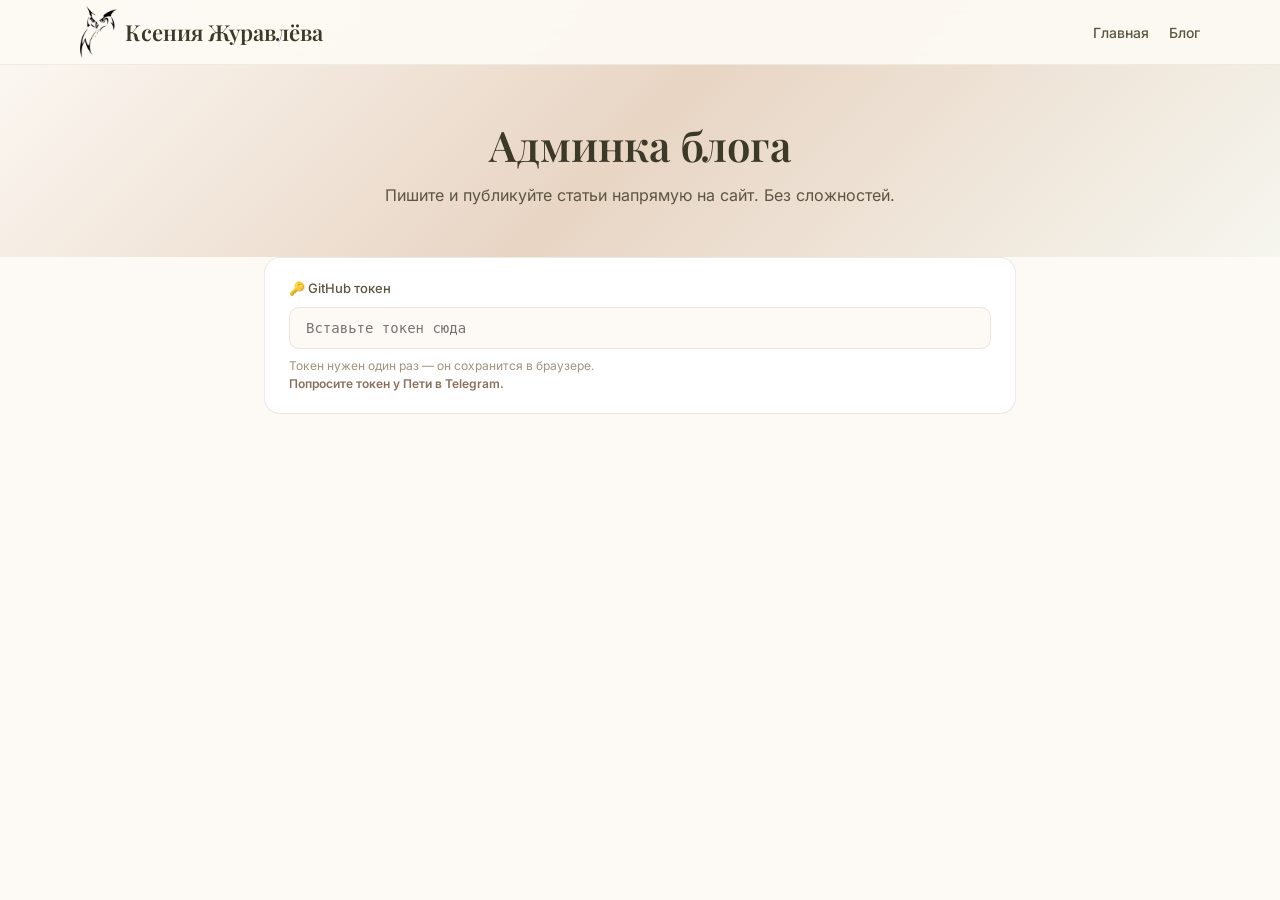
<file: admin/index.html>
<!DOCTYPE html>
<html lang="ru">
<head>
<meta charset="UTF-8">
<meta name="viewport" content="width=device-width, initial-scale=1.0">
<title>Админка блога — Ксения Журавлёва</title>
<link rel="icon" type="image/png" href="../ksusha-logo.png">
<link href="../fonts/fonts-local.css" rel="stylesheet">
<style>
  *,*::before,*::after{box-sizing:border-box;margin:0;padding:0}
  html{scroll-behavior:smooth}
  body{font-family:'Inter',-apple-system,sans-serif;font-weight:400;font-size:16px;line-height:1.65;color:#3D3929;background:#FDFAF5;-webkit-font-smoothing:antialiased}
  h1,h2,h3{font-family:'Playfair Display',Georgia,serif;font-weight:600;line-height:1.2}

  nav{position:fixed;top:0;left:0;right:0;z-index:100;background:rgba(253,250,245,0.92);backdrop-filter:blur(12px);border-bottom:1px solid rgba(160,147,125,0.15);padding:0 24px}
  .nav-inner{max-width:1120px;margin:0 auto;display:flex;align-items:center;height:64px}
  .nav-logo{font-family:'Playfair Display',serif;font-size:22px;font-weight:600;color:#3D3929;text-decoration:none;display:flex;align-items:center;gap:8px;flex-shrink:0}
  .nav-logo img{width:auto;height:52px;object-fit:contain}
  .nav-right{display:flex;align-items:center;gap:20px;margin-left:auto}
  .nav-links{display:flex;gap:20px;list-style:none;align-items:center}
  .nav-links a{text-decoration:none;color:#5C5540;font-size:14px;font-weight:450;transition:color 0.2s}
  .nav-links a:hover{color:#8B6F5C}

  .page-header{padding:120px 24px 48px;background:linear-gradient(135deg,#FDFAF5 0%,#E8D5C4 50%,#C4D7C120 100%);text-align:center}
  .page-header h1{font-size:clamp(28px,4vw,42px);color:#3D3929;margin-bottom:12px}
  .page-header p{font-size:16px;color:#5C5540;max-width:600px;margin:0 auto}

  .container{max-width:800px;margin:0 auto;padding:0 24px 64px}

  .form-group{margin-bottom:24px}
  .form-group label{display:block;font-size:14px;font-weight:500;color:#5C5540;margin-bottom:6px}
  .form-group input,.form-group textarea,.form-group select{width:100%;padding:14px 18px;border:1.5px solid rgba(160,147,125,0.25);border-radius:14px;font-family:'Inter',sans-serif;font-size:15px;color:#3D3929;background:#fff;transition:border-color 0.2s}
  .form-group input:focus,.form-group textarea:focus,.form-group select:focus{outline:none;border-color:#8B6F5C}
  .form-group textarea{min-height:200px;resize:vertical;line-height:1.7}
  .form-group small{font-size:12px;color:#A0937D;margin-top:4px;display:block}

  .btn{display:inline-flex;align-items:center;justify-content:center;padding:14px 32px;border-radius:999px;font-family:'Inter',sans-serif;font-size:16px;font-weight:500;text-decoration:none;cursor:pointer;transition:all 0.25s;border:none;white-space:nowrap}
  .btn-primary{background:#8B6F5C;color:#fff;box-shadow:0 2px 12px rgba(139,111,92,0.25)}
  .btn-primary:hover{background:#7A5F4D;transform:translateY(-1px);box-shadow:0 4px 20px rgba(139,111,92,0.35)}
  .btn-outline{background:transparent;color:#8B6F5C;border:1.5px solid rgba(139,111,92,0.3)}
  .btn-outline:hover{background:rgba(139,111,92,0.06);border-color:#8B6F5C}
  .btn-group{display:flex;gap:12px;flex-wrap:wrap;margin-top:32px}

  .token-box{background:#fff;border:1.5px solid rgba(160,147,125,0.2);border-radius:16px;padding:20px 24px;margin-bottom:32px}
  .token-box label{font-size:13px;font-weight:500;color:#5C5540;margin-bottom:8px;display:block}
  .token-box input{width:100%;padding:12px 16px;border:1.5px solid rgba(160,147,125,0.2);border-radius:10px;font-family:monospace;font-size:14px;background:#FDFAF5}
  .token-box p{font-size:12px;color:#A0937D;margin-top:8px;line-height:1.5}
  .token-box a{color:#8B6F5C;text-decoration:none}
  .token-box a:hover{text-decoration:underline}

  .status{padding:16px 20px;border-radius:12px;margin-bottom:24px;font-size:14px;display:none}
  .status.success{background:rgba(196,215,193,0.3);color:#3D5A3E;border:1px solid rgba(196,215,193,0.5)}
  .status.error{background:rgba(232,213,196,0.4);color:#8B6F5C;border:1px solid rgba(232,213,196,0.6)}
  .status.visible{display:block}

  .posts-list{background:#fff;border:1px solid rgba(160,147,125,0.12);border-radius:16px;padding:20px 24px;margin-bottom:32px}
  .posts-list h3{font-size:18px;margin-bottom:16px;color:#3D3929}
  .post-item{display:flex;justify-content:space-between;align-items:center;padding:12px 0;border-bottom:1px solid rgba(160,147,125,0.1)}
  .post-item:last-child{border-bottom:none}
  .post-item .title{font-size:15px;color:#3D3929;font-weight:500}
  .post-item .date{font-size:12px;color:#A0937D}

  @media(max-width:640px){
    .page-header{padding:100px 20px 36px}
    .page-header h1{font-size:24px}
  }
</style>
</head>
<body>

<nav>
  <div class="nav-inner">
    <a href="../index.html" class="nav-logo"><img src="../ksusha-logo.png" alt="">Ксения Журавлёва</a>
    <div class="nav-right">
      <ul class="nav-links">
        <li><a href="../index.html">Главная</a></li>
        <li><a href="index.html">Блог</a></li>
      </ul>
    </div>
  </div>
</nav>

<header class="page-header">
  <h1>Админка блога</h1>
  <p>Пишите и публикуйте статьи напрямую на сайт. Без сложностей.</p>
</header>

<main class="container">

  <div class="token-box" id="tokenBox">
    <label>🔑 GitHub токен</label>
    <input type="password" id="ghToken" placeholder="Вставьте токен сюда" onchange="saveToken()">
    <p>
      Токен нужен один раз — он сохранится в браузере.<br>
      <strong style="color:#8B6F5C">Попросите токен у Пети в Telegram.</strong>
    </p>
  </div>

  <div class="status" id="status"></div>

  <div class="posts-list" id="postsList" style="display:none">
    <h3>📄 Существующие статьи</h3>
    <div id="postsListContent"></div>
  </div>

  <div id="editorBox" style="display:none">

  <div style="background:#fff;border:1px solid rgba(160,147,125,0.15);border-radius:16px;padding:24px;margin-bottom:32px">
    <h3 style="font-size:18px;margin-bottom:12px;color:#3D3929">📖 Как написать статью</h3>
    <ol style="padding-left:20px;color:#5C5540;font-size:14px;line-height:1.8">
      <li><strong>Заголовок</strong> — название статьи (ID создастся сам)</li>
      <li><strong>Дата</strong> — когда опубликовать (по умолчанию сегодня)</li>
      <li><strong>Теги</strong> — темы через запятую, например: <code>тревога, самопомощь</code></li>
      <li><strong>Анонс</strong> — 2–3 предложения о чём статья (видно в списке статей)</li>
      <li><strong>Текст</strong> — полная статья. Форматирование:
        <code># заголовок</code> <code>**жирный**</code> <code>- список</code> <code>&gt; цитата</code>
      </li>
      <li>Жмите <strong>«👁 Предпросмотр»</strong> — посмотреть, как будет выглядеть</li>
      <li>Жмите <strong>«🚀 Опубликовать»</strong> — статья появится на сайте через 1–2 минуты</li>
    </ol>
  </div>

  <h2 style="margin-bottom:20px;font-size:22px">✎ Новая статья</h2>

  <form id="postForm" onsubmit="return false">
    <div class="form-group">
      <label>Заголовок</label>
      <input type="text" id="title" placeholder="Например: Как справляться с тревогой" required oninput="autoId()">
    </div>

    <div class="form-group">
      <label>ID статьи (автоматически из заголовка)</label>
      <input type="text" id="postId" placeholder="kak-spravlyatsya-s-trevogoy" readonly style="background:#f5f5f5">
      <small>Используется в URL: /blog/post.html?id=your-id</small>
    </div>

    <div class="form-group">
      <label>Дата публикации</label>
      <input type="date" id="date" required>
    </div>

    <div class="form-group">
      <label>Теги (через запятую)</label>
      <input type="text" id="tags" placeholder="тревога, самопомощь, эмоции">
    </div>

    <div class="form-group">
      <label>Анонс (краткое описание для списка)</label>
      <textarea id="excerpt" rows="3" placeholder="2–3 предложения о чём статья..." required></textarea>
    </div>

    <div class="form-group">
      <label>Текст статьи (Markdown поддерживается)</label>
      <textarea id="body" rows="15" placeholder="# Заголовок&#10;&#10;Текст статьи...&#10;&#10;- список&#10;- пунктов&#10;&#10;**жирный текст**&#10;&#10;> цитата" required></textarea>
      <small>Поддерживается: # заголовки, **жирный**, *курсив*, - списки, > цитаты</small>
    </div>

    <div class="btn-group">
      <button class="btn btn-primary" id="publishBtn" onclick="publish()">🚀 Опубликовать на сайт</button>
      <button class="btn btn-outline" id="editCancelBtn" onclick="cancelEdit()" style="display:none">↩ Новая статья</button>
      <button class="btn btn-outline" onclick="downloadJson()">💾 Скачать JSON</button>
      <button class="btn btn-outline" onclick="preview()">👁 Предпросмотр</button>
    </div>
  </form>

  <div id="previewBox" style="margin-top:40px;display:none">
    <h3 style="margin-bottom:16px">Предпросмотр</h3>
    <div style="background:#fff;border:1px solid rgba(160,147,125,0.15);border-radius:16px;padding:32px" id="previewContent"></div>
  </div>

  </div>

</main>

<script>
// ===== CONFIG =====
const REPO = 'r79116045-arch/ksusha-site';
const BRANCH = 'main';
const FILE_PATH = 'blog/posts.json';

// ===== UTILS =====
function loadToken(){const t=localStorage.getItem('ksusha_gh_token');if(t){document.getElementById('ghToken').value=t;showEditor();}}
function saveToken(){const t=document.getElementById('ghToken').value.trim();if(t){localStorage.setItem('ksusha_gh_token',t);showEditor();}}
function showEditor(){document.getElementById('tokenBox').style.display='none';document.getElementById('editorBox').style.display='block';loadPostsList();}
function show(msg,isErr){const s=document.getElementById('status');s.textContent=msg;s.className='status '+(isErr?'error':'success')+' visible';}
function hideStatus(){document.getElementById('status').classList.remove('visible');}

function autoId(){
  const title=document.getElementById('title').value.trim();
  if(!title)return;
  const map={
    'а':'a','б':'b','в':'v','г':'g','д':'d','е':'e','ё':'yo','ж':'zh','з':'z','и':'i','й':'y',
    'к':'k','л':'l','м':'m','н':'n','о':'o','п':'p','р':'r','с':'s','т':'t','у':'u','ф':'f',
    'х':'kh','ц':'ts','ч':'ch','ш':'sh','щ':'shch','ъ':'','ы':'y','ь':'','э':'e','ю':'yu','я':'ya',
    ' ':'-','_':'-','.':'','!':'','?':'',',':'',':':'',';':'','"':'',"'":'','«':'','»':'','—':'-'
  };
  let id=title.toLowerCase().split('').map(c=>map[c]||c).join('');
  id=id.replace(/[^a-z0-9-]/g,'').replace(/-+/g,'-').replace(/^-|-$/g,'');
  document.getElementById('postId').value=id;
}

function getFormData(){
  return {
    id: document.getElementById('postId').value.trim(),
    title: document.getElementById('title').value.trim(),
    date: document.getElementById('date').value,
    tags: document.getElementById('tags').value.split(',').map(t=>t.trim()).filter(Boolean),
    excerpt: document.getElementById('excerpt').value.trim(),
    body: document.getElementById('body').value.trim(),
    image: ''
  };
}

function validate(p){
  if(!p.id)return 'Заполните ID статьи';
  if(!p.title)return 'Заполните заголовок';
  if(!p.date)return 'Выберите дату';
  if(!p.excerpt)return 'Заполните анонс';
  if(!p.body)return 'Напишите текст статьи';
  if(!/^[a-z0-9-]+$/.test(p.id))return 'ID: только латиница, цифры и дефис';
  return null;
}

// ===== GITHUB API =====
async function fetchPosts(){
  const res=await fetch(`https://api.github.com/repos/${REPO}/contents/${FILE_PATH}?ref=${BRANCH}`,{
    headers:{Accept:'application/vnd.github.v3+json'}
  });
  if(!res.ok)throw new Error('Не удалось загрузить статьи');
  const data=await res.json();
  const content=JSON.parse(decodeURIComponent(escape(atob(data.content))));
  return {posts: content.posts||content, sha: data.sha};
}

// ===== EDIT =====
let editingId=null;

async function editPost(id){
  try{
    const {posts}=await fetchPosts();
    const p=posts.find(x=>x.id===id);
    if(!p){show('Статья не найдена',true);return;}
    editingId=id;
    document.getElementById('title').value=p.title;
    document.getElementById('postId').value=p.id;
    document.getElementById('date').value=p.date;
    document.getElementById('tags').value=(p.tags||[]).join(', ');
    document.getElementById('excerpt').value=p.excerpt;
    document.getElementById('body').value=p.body||'';
    document.getElementById('publishBtn').textContent='💾 Сохранить изменения';
    document.getElementById('editCancelBtn').style.display='inline-flex';
    document.getElementById('postForm').scrollIntoView({behavior:'smooth'});
    show('✎ Редактируете: «'+p.title+'». Измените текст и нажмите «Сохранить изменения».');
  }catch(e){show('❌ '+e.message,true);}
}

function cancelEdit(){
  editingId=null;
  document.getElementById('postForm').reset();
  document.getElementById('date').valueAsDate=new Date();
  document.getElementById('publishBtn').textContent='🚀 Опубликовать на сайт';
  document.getElementById('editCancelBtn').style.display='none';
  hideStatus();
  show('Новая статья: заполните форму.');
}

async function publish(){
  hideStatus();
  const token=document.getElementById('ghToken').value.trim();
  if(!token){show('Введите GitHub токен (или скачайте JSON)',true);return;}

  const post=getFormData();
  const err=validate(post);
  if(err){show(err,true);return;}

  show('Загрузка текущих статей...');
  try{
    const {posts,sha}=await fetchPosts();
    const existing=posts.findIndex(p=>p.id===post.id);
    if(existing>=0)posts[existing]=post;else posts.push(post);
    posts.sort((a,b)=>new Date(b.date)-new Date(a.date));
    const newContent=btoa(unescape(encodeURIComponent(JSON.stringify({posts},null,2))));

    show('Отправка на GitHub...');
    const res=await fetch(`https://api.github.com/repos/${REPO}/contents/${FILE_PATH}`,{
      method:'PUT',
      headers:{
        'Authorization':`token ${token}`,
        'Accept':'application/vnd.github.v3+json',
        'Content-Type':'application/json'
      },
      body:JSON.stringify({
        message:`${existing>=0?'Обновлена':'Добавлена'} статья: ${post.title}`,
        content:newContent,
        sha:sha,
        branch:BRANCH
      })
    });
    if(!res.ok){
      const errData=await res.json();
      throw new Error(errData.message||'Ошибка GitHub API');
    }
    show('✅ Статья '+(existing>=0?'обновлена':'опубликована')+'! Сайт обновится через 1–2 минуты.');
    cancelEdit();
    loadPostsList();
  }catch(e){show('❌ '+e.message,true);}
}

// ===== DOWNLOAD =====
function downloadJson(){
  const post=getFormData();
  const err=validate(post);
  if(err){show(err,true);return;}

  // Создаём JSON в формате posts.json
  const blob=new Blob([JSON.stringify({posts:[post]},null,2)],{type:'application/json'});
  const url=URL.createObjectURL(blob);
  const a=document.createElement('a');
  a.href=url;
  a.download=`${post.id}.json`;
  a.click();
  URL.revokeObjectURL(url);
  show('📎 JSON скачан. Отправьте его Пете в Telegram — он добавит на сайт.');
}

// ===== PREVIEW =====
function mdToHtml(md){
  if(!md)return '';
  return md
    .replace(/^### (.*$)/gim,'<h3>$1</h3>')
    .replace(/^## (.*$)/gim,'<h2>$1</h2>')
    .replace(/^# (.*$)/gim,'<h1>$1</h1>')
    .replace(/\*\*(.*?)\*\*/g,'<strong>$1</strong>')
    .replace(/\*(.*?)\*/g,'<em>$1</em>')
    .replace(/^\> (.*$)/gim,'<blockquote>$1</blockquote>')
    .replace(/^\- (.*$)/gim,'<li>$1</li>')
    .replace(/\n/g,'<br>');
}
function preview(){
  const post=getFormData();
  const err=validate(post);
  if(err){show(err,true);return;}
  document.getElementById('previewBox').style.display='block';
  document.getElementById('previewContent').innerHTML=`
    <h1>${post.title}</h1>
    <p style="color:#A0937D;font-size:14px;margin-bottom:24px">${new Date(post.date).toLocaleDateString('ru-RU')} · ${post.tags.join(', ')}</p>
    <div style="line-height:1.7">${mdToHtml(post.body)}</div>
  `;
  document.getElementById('previewBox').scrollIntoView({behavior:'smooth'});
}

// ===== LOAD EXISTING POSTS =====
async function loadPostsList(){
  try{
    const {posts}=await fetchPosts();
    const box=document.getElementById('postsList');
    const content=document.getElementById('postsListContent');
    if(posts.length>0){
      box.style.display='block';
      content.innerHTML=posts.map(p=>`
        <div class="post-item">
          <div>
            <div class="title">${p.title}</div>
            <div class="date">${p.date}</div>
          </div>
          <div style="display:flex;gap:10px;align-items:center">
            <a href="#" onclick="event.preventDefault();editPost('${p.id}')" style="font-size:13px;color:#8B6F5C;text-decoration:none">✎ Изменить</a>
            <a href="../blog/post.html?id=${p.id}" target="_blank" style="font-size:13px;color:#8B6F5C;text-decoration:none">Открыть →</a>
          </div>
        </div>
      `).join('');
    }
  }catch(e){console.log('Не удалось загрузить список статей',e);}
}

// ===== INIT =====
document.getElementById('date').valueAsDate=new Date();
loadToken();
loadPostsList();
</script>
</body>
</html>
</file>
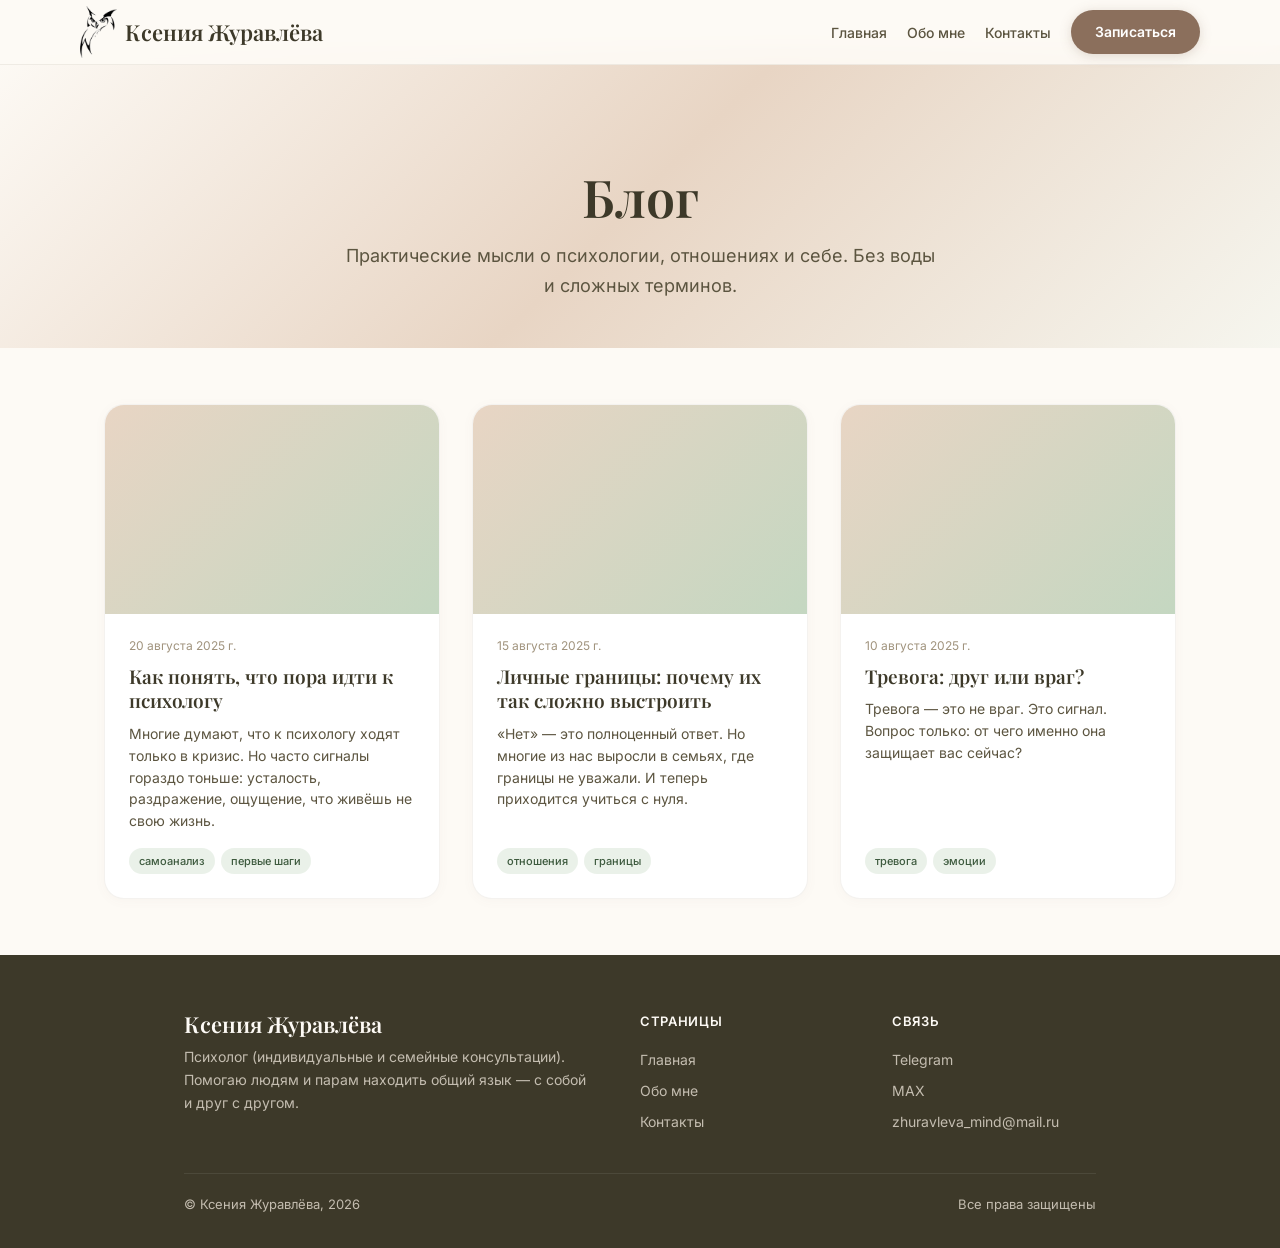
<file: blog/index.html>
<!DOCTYPE html>
<html lang="ru">
<head>
<meta charset="UTF-8">
<meta name="viewport" content="width=device-width, initial-scale=1.0">
<title>Блог — Ксения Журавлёва</title>
<meta name="description" content="Статьи о психологии, отношениях, тревоге и самооценке. Практические мысли от психолога Ксении Журавлёвой.">
<link rel="icon" type="image/png" href="../ksusha-logo.png">
<link href="../fonts/fonts-local.css" rel="stylesheet">
<style>
  *,*::before,*::after{box-sizing:border-box;margin:0;padding:0}
  html{scroll-behavior:smooth}
  body{font-family:'Inter',-apple-system,sans-serif;font-weight:400;font-size:16px;line-height:1.65;color:#3D3929;background:#FDFAF5;-webkit-font-smoothing:antialiased}
  h1,h2,h3,.serif{font-family:'Playfair Display',Georgia,serif;font-weight:600;line-height:1.2}

  nav{position:fixed;top:0;left:0;right:0;z-index:100;background:rgba(253,250,245,0.92);backdrop-filter:blur(12px);border-bottom:1px solid rgba(160,147,125,0.15);padding:0 24px}
  .nav-inner{max-width:1120px;margin:0 auto;display:flex;align-items:center;height:64px}
  .nav-logo{font-family:'Playfair Display',serif;font-size:22px;font-weight:600;color:#3D3929;text-decoration:none;display:flex;align-items:center;gap:8px;flex-shrink:0}
  .nav-logo img{width:auto;height:52px;object-fit:contain}
  .nav-right{display:flex;align-items:center;gap:20px;margin-left:auto}
  .nav-links{display:flex;gap:20px;list-style:none;align-items:center}
  .nav-links a{text-decoration:none;color:#5C5540;font-size:14px;font-weight:450;transition:color 0.2s}
  .nav-links a:hover{color:#8B6F5C}
  .burger{display:none;flex-direction:column;gap:5px;cursor:pointer;z-index:101;background:none;border:none;padding:8px}
  .burger span{display:block;width:24px;height:2px;background:#3D3929;border-radius:2px;transition:all 0.3s}
  .burger.active span:nth-child(1){transform:rotate(45deg) translate(5px,5px)}
  .burger.active span:nth-child(2){opacity:0}
  .burger.active span:nth-child(3){transform:rotate(-45deg) translate(5px,-5px)}

  .btn{display:inline-flex;align-items:center;justify-content:center;padding:12px 28px;border-radius:999px;font-family:'Inter',sans-serif;font-size:15px;font-weight:500;text-decoration:none;cursor:pointer;transition:all 0.25s;border:none;white-space:nowrap}
  .btn-primary{background:#8B6F5C;color:#fff;box-shadow:0 2px 12px rgba(139,111,92,0.25)}
  .btn-primary:hover{background:#7A5F4D;transform:translateY(-1px);box-shadow:0 4px 20px rgba(139,111,92,0.35)}
  .btn-outline{background:transparent;color:#8B6F5C;border:1.5px solid rgba(139,111,92,0.3)}
  .btn-outline:hover{background:rgba(139,111,92,0.06);border-color:#8B6F5C}

  .page-header{padding:120px 24px 48px;background:linear-gradient(135deg,#FDFAF5 0%,#E8D5C4 50%,#C4D7C120 100%);text-align:center}
  .page-header h1{font-size:clamp(32px,5vw,52px);color:#3D3929;margin-bottom:12px}
  .page-header p{font-size:18px;color:#5C5540;max-width:600px;margin:0 auto}

  .container{max-width:1120px;margin:0 auto;padding:0 24px}

  /* === BLOG GRID === */
  .blog-grid{display:grid;grid-template-columns:repeat(3,1fr);gap:32px;padding:56px 0}
  .blog-card{background:#fff;border-radius:20px;overflow:hidden;border:1px solid rgba(160,147,125,0.12);box-shadow:0 2px 12px rgba(139,111,92,0.04);transition:all 0.3s;text-decoration:none;color:inherit;display:flex;flex-direction:column}
  .blog-card:hover{transform:translateY(-4px);box-shadow:0 12px 40px rgba(139,111,92,0.10)}
  .blog-card .thumb{width:100%;aspect-ratio:16/10;object-fit:cover;background:linear-gradient(135deg,#E8D5C4,#C4D7C1)}
  .blog-card .body{padding:22px 24px 24px;display:flex;flex-direction:column;flex:1}
  .blog-card .date{font-size:12px;color:#A0937D;margin-bottom:8px}
  .blog-card h3{font-size:19px;color:#3D3929;margin-bottom:10px;line-height:1.3}
  .blog-card .excerpt{font-size:14px;color:#5C5540;line-height:1.55;margin-bottom:16px;flex:1}
  .blog-card .tags{display:flex;gap:6px;flex-wrap:wrap}
  .blog-card .tag{font-size:11px;background:rgba(196,215,193,0.35);color:#3D5A3E;padding:4px 10px;border-radius:999px;font-weight:500}

  /* === ADMIN LINK === */
  .admin-bar{background:#fff;border-bottom:1px solid rgba(160,147,125,0.12);padding:12px 24px}
  .admin-bar-inner{max-width:1120px;margin:0 auto;display:flex;justify-content:flex-end;gap:12px;align-items:center}
  .admin-bar a{font-size:13px;color:#A0937D;text-decoration:none;transition:color 0.2s}
  .admin-bar a:hover{color:#8B6F5C}

  footer{background:#3D3929;color:#C4BDB0;padding:56px 24px 32px;font-size:14px}
  footer .container{max-width:960px;margin:0 auto}
  .footer-grid{display:grid;grid-template-columns:2fr 1fr 1fr;gap:48px;margin-bottom:40px}
  .footer-brand h3{font-family:'Playfair Display',serif;font-size:22px;color:#FDFAF5;margin-bottom:8px}
  footer a{color:#C4BDB0;text-decoration:none;transition:color 0.2s}
  footer a:hover{color:#FDFAF5}
  .footer-links{list-style:none;display:flex;flex-direction:column;gap:8px}
  .footer-links h4{color:#FDFAF5;margin-bottom:8px;font-size:13px;text-transform:uppercase;letter-spacing:0.05em}
  .footer-bottom{border-top:1px solid rgba(255,255,255,0.08);padding-top:20px;display:flex;justify-content:space-between;flex-wrap:wrap;gap:12px;font-size:13px}

  @media(max-width:900px){
    .blog-grid{grid-template-columns:1fr 1fr;gap:24px}
  }
  @media(max-width:640px){
    .blog-grid{grid-template-columns:1fr;gap:20px;padding:36px 0}
    .page-header{padding:100px 20px 36px}
    .page-header h1{font-size:28px}
    .nav-links{display:none;position:fixed;top:64px;left:0;right:0;background:rgba(253,250,245,0.96);backdrop-filter:blur(12px);flex-direction:column;padding:24px;gap:16px;border-bottom:1px solid rgba(160,147,125,0.15);align-items:stretch}
    .nav-links.open{display:flex}
    .nav-links a{font-size:16px;padding:8px 0}
    .burger{display:flex}
    .footer-grid{grid-template-columns:1fr;gap:24px}
  }
</style>
</head>
<body>

<div class="admin-bar">
  <div class="admin-bar-inner">
    <a href="../admin/">✎ Написать статью</a>
  </div>
</div>

<nav>
  <div class="nav-inner">
    <a href="../index.html" class="nav-logo"><img src="../ksusha-logo.png" alt="">Ксения Журавлёва</a>
    <div class="nav-right">
    <button class="burger" id="burger" onclick="document.getElementById('navMenu').classList.toggle('open');this.classList.toggle('active')" aria-label="Меню"><span></span><span></span><span></span></button>
    <ul class="nav-links" id="navMenu">
      <li><a href="../index.html">Главная</a></li>
      <li><a href="../index.html#about">Обо мне</a></li>
      <li><a href="../index.html#contacts">Контакты</a></li>
      <li><a href="https://max.ru/u/f9LHodD0cOJnYUckjnjMIWRd4BRZjpHC8x4KgVX70Wb7jH5Mb-KHRMtN0Is" class="btn btn-primary" style="padding:10px 24px;font-size:14px;font-weight:600;color:#fff">Записаться</a></li>
    </ul>
    </div>
  </div>
</nav>

<header class="page-header">
  <h1>Блог</h1>
  <p>Практические мысли о психологии, отношениях и себе. Без воды и сложных терминов.</p>
</header>

<main class="container">
  <div class="blog-grid" id="blogGrid"></div>
</main>

<footer>
  <div class="container">
    <div class="footer-grid">
      <div class="footer-brand"><h3>Ксения Журавлёва</h3><p>Психолог (индивидуальные и семейные консультации). Помогаю людям и парам находить общий язык — с собой и друг с другом.</p></div>
      <div><ul class="footer-links"><h4>Страницы</h4><li><a href="../index.html">Главная</a></li><li><a href="../index.html#about">Обо мне</a></li><li><a href="../index.html#contacts">Контакты</a></li></ul></div>
      <div><ul class="footer-links"><h4>Связь</h4><li><a href="https://t.me/zhuravleva_mind">Telegram</a></li><li><a href="https://max.ru/u/f9LHodD0cOJnYUckjnjMIWRd4BRZjpHC8x4KgVX70Wb7jH5Mb-KHRMtN0Is" target="_blank">MAX</a></li><li><a href="mailto:zhuravleva_mind@mail.ru">zhuravleva_mind@mail.ru</a></li></ul></div>
    </div>
    <div class="footer-bottom"><span>© Ксения Журавлёва, 2026</span><span>Все права защищены</span></div>
  </div>
</footer>

<script>
fetch('posts.json').then(r=>r.json()).then(data=>{
  const posts = data.posts || data;
  const grid=document.getElementById('blogGrid');
  posts.forEach(p=>{
    const card=document.createElement('a');
    card.className='blog-card';
    card.href='post.html?id='+p.id;
    card.innerHTML=`
      <div class="thumb" style="background:linear-gradient(135deg,#E8D5C4,#C4D7C1)"></div>
      <div class="body">
        <div class="date">${new Date(p.date).toLocaleDateString('ru-RU',{day:'numeric',month:'long',year:'numeric'})}</div>
        <h3>${p.title}</h3>
        <p class="excerpt">${p.excerpt}</p>
        <div class="tags">${p.tags.map(t=>`<span class="tag">${t}</span>`).join('')}</div>
      </div>`;
    grid.appendChild(card);
  });
});
document.querySelectorAll('#navMenu a').forEach(a=>a.addEventListener('click',()=>{document.getElementById('navMenu').classList.remove('open');document.getElementById('burger').classList.remove('active')}));
</script>
</body>
</html>
</file>
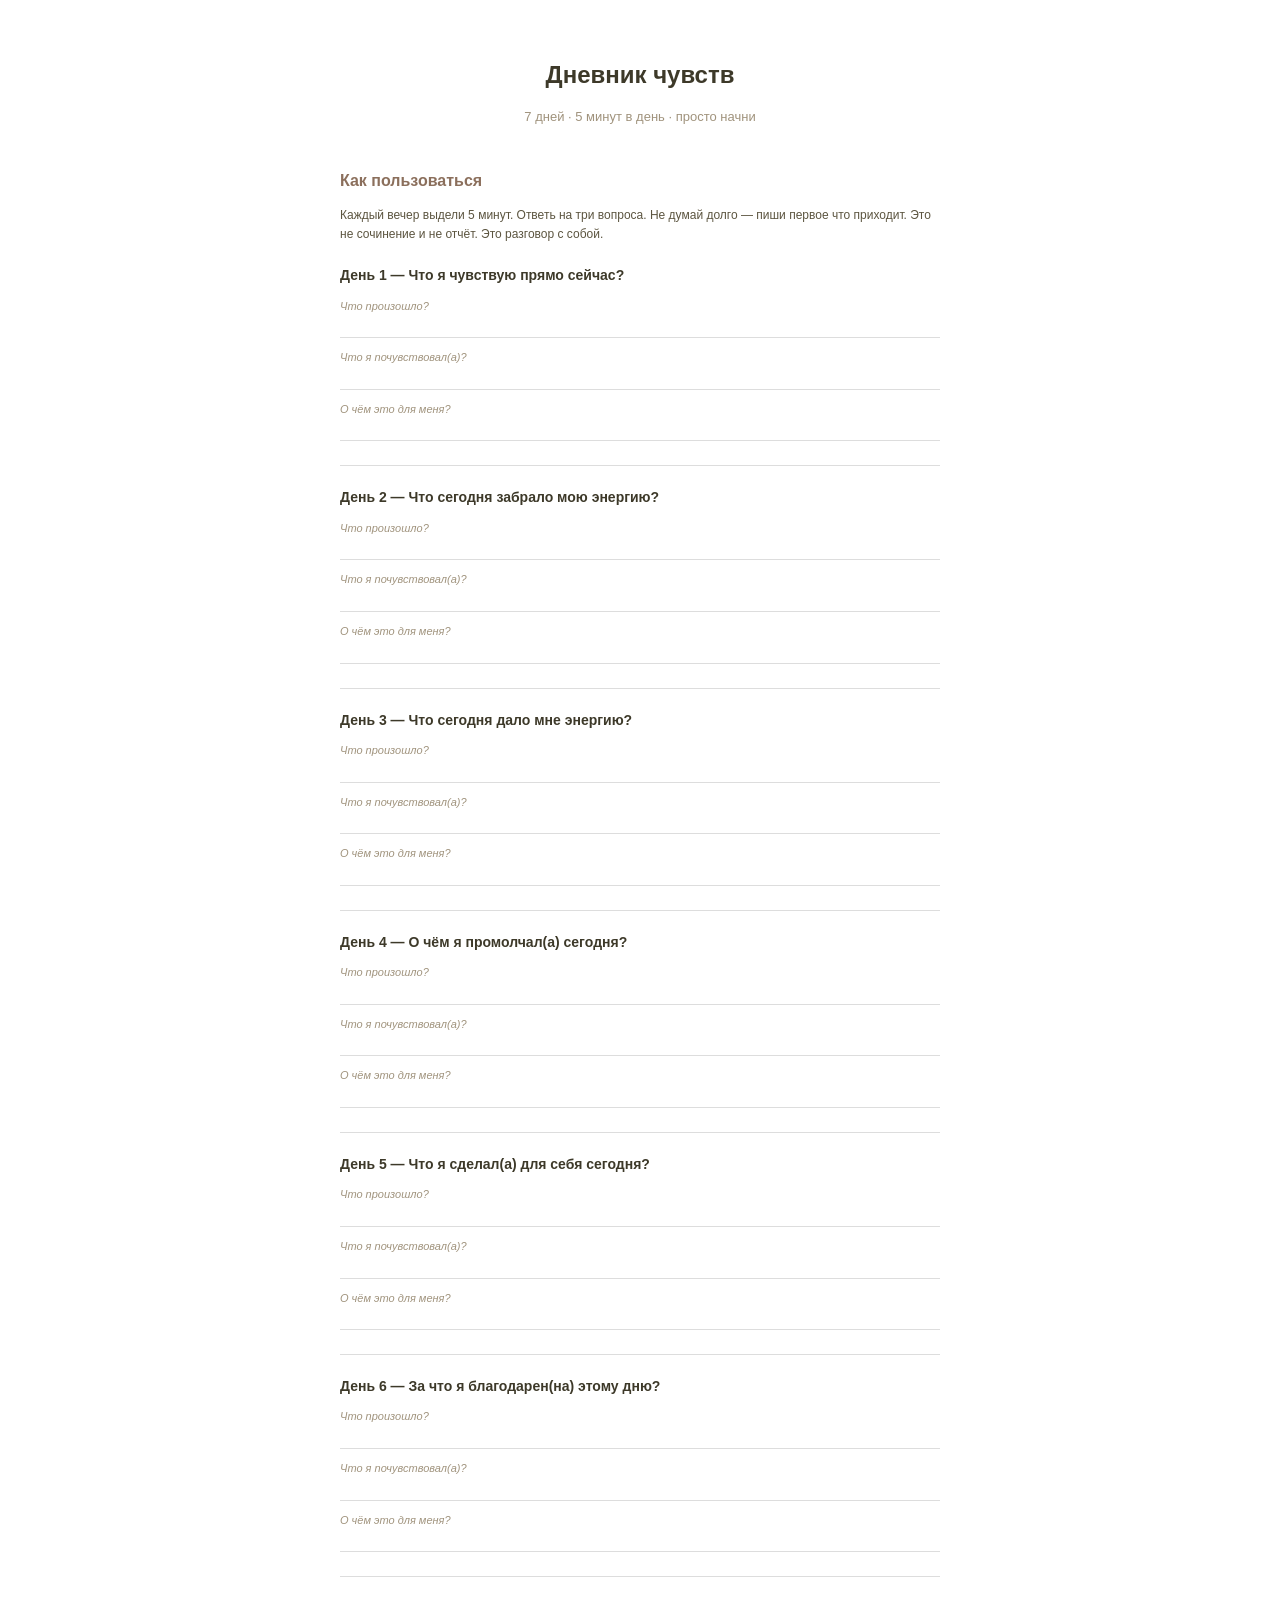
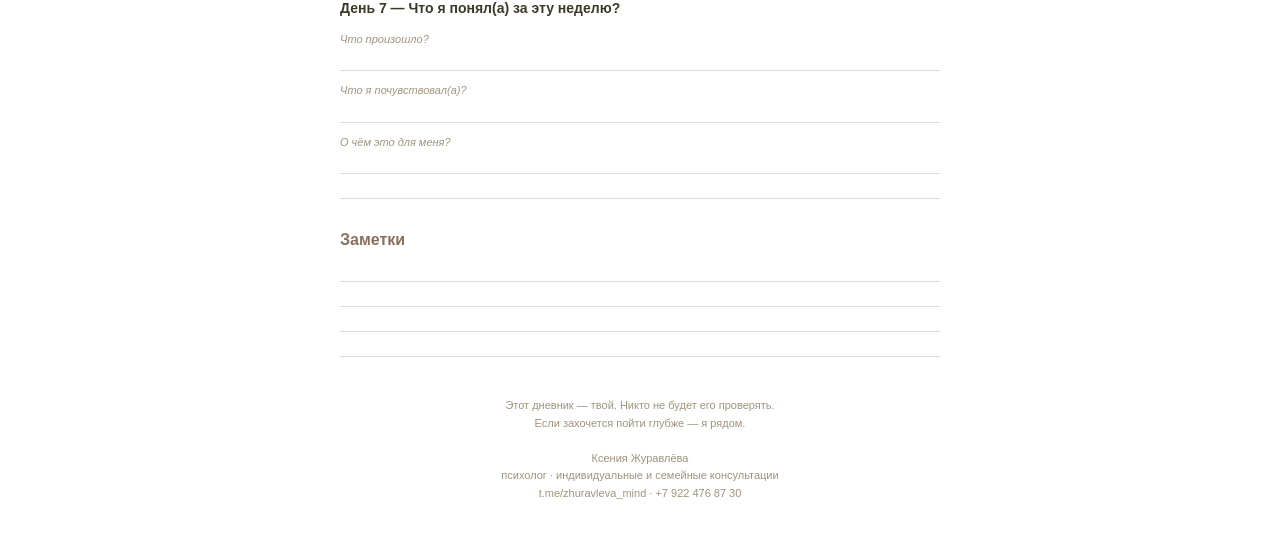
<file: ksusha-dnevnik-chuvstv.html>
<!DOCTYPE html>
<html lang="ru">
<head>
<meta charset="UTF-8">
<title>Дневник чувств — Ксения Журавлёва</title>
<style>
  @page{size:A4;margin:20mm}
  body{font-family:Helvetica,Arial,sans-serif;color:#3D3929;line-height:1.6;max-width:600px;margin:0 auto;padding:40px 20px}
  h1{font-size:24px;color:#3D3929;text-align:center;margin-bottom:4px}
  .sub{text-align:center;color:#A0937D;font-size:13px;margin-bottom:40px}
  h2{font-size:16px;color:#8B6F5C;margin-top:28px;margin-bottom:8px}
  p{font-size:12px;color:#5C5540;margin-bottom:8px}
  .day{font-weight:bold;font-size:14px;color:#3D3929;margin-top:20px;margin-bottom:4px}
  .q{font-size:11px;color:#A0937D;font-style:italic;margin-bottom:2px}
  .line{border-bottom:1px solid #ddd;height:20px;margin-bottom:4px}
  .footer{margin-top:40px;text-align:center;font-size:11px;color:#A0937D}
  @media print{body{padding:0}}
</style>
</head>
<body>

<h1>Дневник чувств</h1>
<p class="sub">7 дней · 5 минут в день · просто начни</p>

<h2>Как пользоваться</h2>
<p>Каждый вечер выдели 5 минут. Ответь на три вопроса. Не думай долго — пиши первое что приходит. Это не сочинение и не отчёт. Это разговор с собой.</p>

<div class="day">День 1 — Что я чувствую прямо сейчас?</div>
<p class="q">Что произошло?</p><div class="line"></div>
<p class="q">Что я почувствовал(а)?</p><div class="line"></div>
<p class="q">О чём это для меня?</p><div class="line"></div><div class="line"></div>

<div class="day">День 2 — Что сегодня забрало мою энергию?</div>
<p class="q">Что произошло?</p><div class="line"></div>
<p class="q">Что я почувствовал(а)?</p><div class="line"></div>
<p class="q">О чём это для меня?</p><div class="line"></div><div class="line"></div>

<div class="day">День 3 — Что сегодня дало мне энергию?</div>
<p class="q">Что произошло?</p><div class="line"></div>
<p class="q">Что я почувствовал(а)?</p><div class="line"></div>
<p class="q">О чём это для меня?</p><div class="line"></div><div class="line"></div>

<div class="day">День 4 — О чём я промолчал(а) сегодня?</div>
<p class="q">Что произошло?</p><div class="line"></div>
<p class="q">Что я почувствовал(а)?</p><div class="line"></div>
<p class="q">О чём это для меня?</p><div class="line"></div><div class="line"></div>

<div class="day">День 5 — Что я сделал(а) для себя сегодня?</div>
<p class="q">Что произошло?</p><div class="line"></div>
<p class="q">Что я почувствовал(а)?</p><div class="line"></div>
<p class="q">О чём это для меня?</p><div class="line"></div><div class="line"></div>

<div class="day">День 6 — За что я благодарен(на) этому дню?</div>
<p class="q">Что произошло?</p><div class="line"></div>
<p class="q">Что я почувствовал(а)?</p><div class="line"></div>
<p class="q">О чём это для меня?</p><div class="line"></div><div class="line"></div>

<div class="day">День 7 — Что я понял(а) за эту неделю?</div>
<p class="q">Что произошло?</p><div class="line"></div>
<p class="q">Что я почувствовал(а)?</p><div class="line"></div>
<p class="q">О чём это для меня?</p><div class="line"></div><div class="line"></div>

<h2>Заметки</h2>
<div class="line"></div><div class="line"></div><div class="line"></div><div class="line"></div>

<p class="footer">Этот дневник — твой. Никто не будет его проверять.<br>Если захочется пойти глубже — я рядом.<br><br>Ксения Журавлёва<br>психолог · индивидуальные и семейные консультации<br>t.me/zhuravleva_mind · +7 922 476 87 30</p>

</body>
</html>
</file>
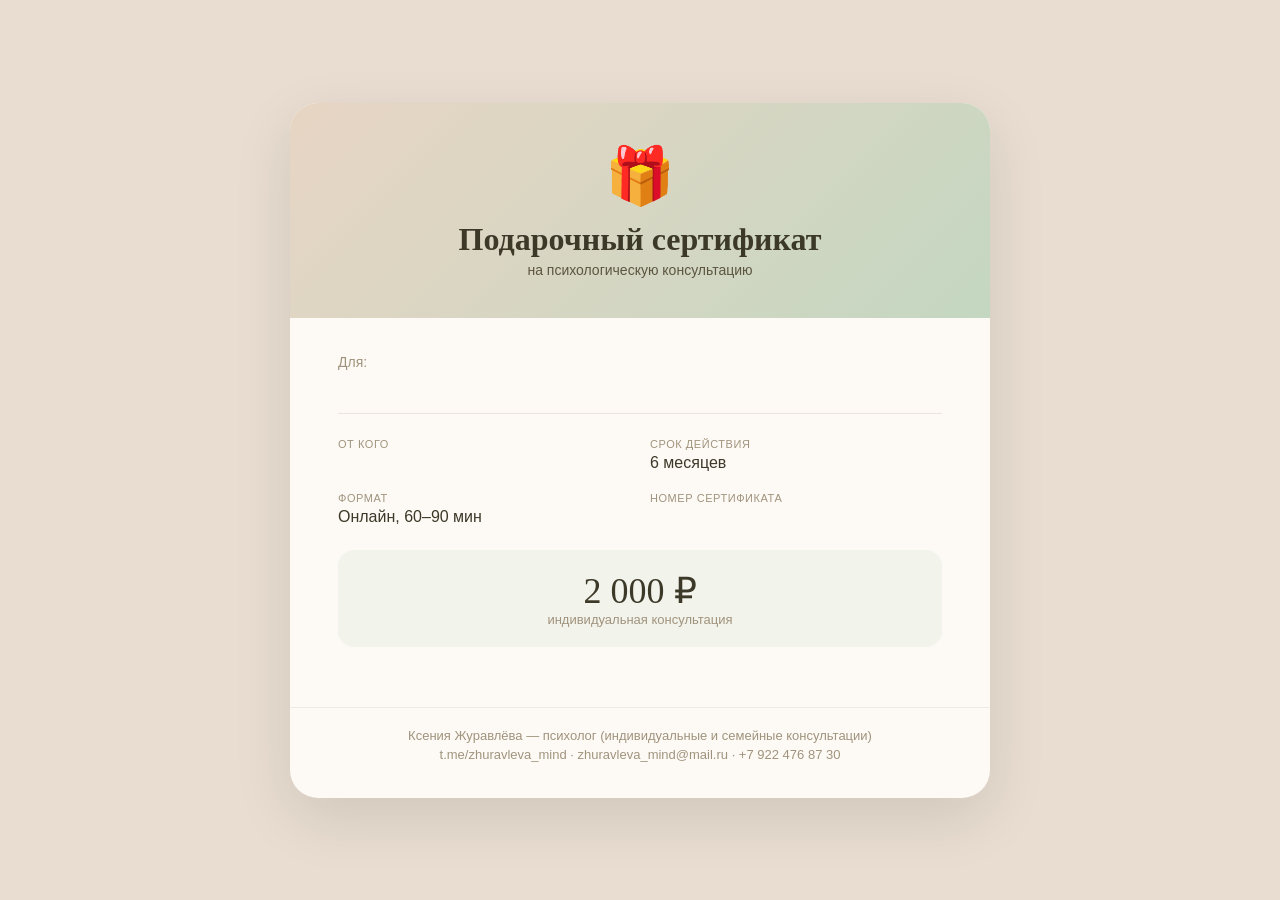
<file: ksusha-sertifikat.html>
<!DOCTYPE html>
<html lang="ru">
<head>
<meta charset="UTF-8"><title>Подарочный сертификат — Ксения Журавлёва</title>
<style>
  *{margin:0;padding:0;box-sizing:border-box}
  body{display:flex;justify-content:center;align-items:center;min-height:100vh;background:#e8ddd0;font-family:'Inter',sans-serif}
  .cert{width:700px;background:#FDFAF5;border-radius:28px;overflow:hidden;box-shadow:0 20px 60px rgba(0,0,0,0.10)}
  .cert-top{background:linear-gradient(135deg,#E8D5C4,#C4D7C1);padding:40px;text-align:center}
  .cert-top .icon{font-size:56px;margin-bottom:12px}
  .cert-top h1{font-family:'Playfair Display',Georgia,serif;font-size:32px;color:#3D3929;margin-bottom:4px}
  .cert-top .sub{font-size:14px;color:#5C5540}
  .cert-body{padding:36px 48px}
  .cert-body .to{font-size:14px;color:#A0937D;margin-bottom:4px}
  .cert-body .name{font-size:24px;font-family:'Playfair Display',serif;color:#3D3929;border-bottom:1px solid rgba(160,147,125,0.2);padding-bottom:8px;margin-bottom:24px;min-height:40px}
  .cert-details{display:grid;grid-template-columns:1fr 1fr;gap:20px;margin-bottom:24px}
  .cert-detail label{font-size:11px;text-transform:uppercase;letter-spacing:0.05em;color:#A0937D;margin-bottom:4px;display:block}
  .cert-detail .val{font-size:16px;color:#3D3929;font-weight:500}
  .cert-price{text-align:center;padding:20px;background:rgba(196,215,193,0.2);border-radius:16px;margin-bottom:24px}
  .cert-price .big{font-family:'Playfair Display',serif;font-size:36px;color:#3D3929}
  .cert-price .note{font-size:13px;color:#A0937D}
  .cert-footer{text-align:center;font-size:13px;color:#A0937D;padding:20px 48px 32px;border-top:1px solid rgba(160,147,125,0.15)}
  .cert-footer p{margin-bottom:4px}
  @media print{body{background:#fff}.cert{box-shadow:none;border-radius:0}}
</style>
</head>
<body>
<div class="cert">
  <div class="cert-top">
    <div class="icon">🎁</div>
    <h1>Подарочный сертификат</h1>
    <div class="sub">на психологическую консультацию</div>
  </div>
  <div class="cert-body">
    <div class="to">Для:</div>
    <div class="name"></div>
    <div class="cert-details">
      <div class="cert-detail"><label>От кого</label><div class="val"></div></div>
      <div class="cert-detail"><label>Срок действия</label><div class="val">6 месяцев</div></div>
      <div class="cert-detail"><label>Формат</label><div class="val">Онлайн, 60–90 мин</div></div>
      <div class="cert-detail"><label>Номер сертификата</label><div class="val"></div></div>
    </div>
    <div class="cert-price">
      <div class="big">2 000 ₽</div>
      <div class="note">индивидуальная консультация</div>
    </div>
  </div>
  <div class="cert-footer">
    <p>Ксения Журавлёва — психолог (индивидуальные и семейные консультации)</p>
    <p>t.me/zhuravleva_mind · zhuravleva_mind@mail.ru · +7 922 476 87 30</p>
  </div>
</div>
</body>
</html>
</file>
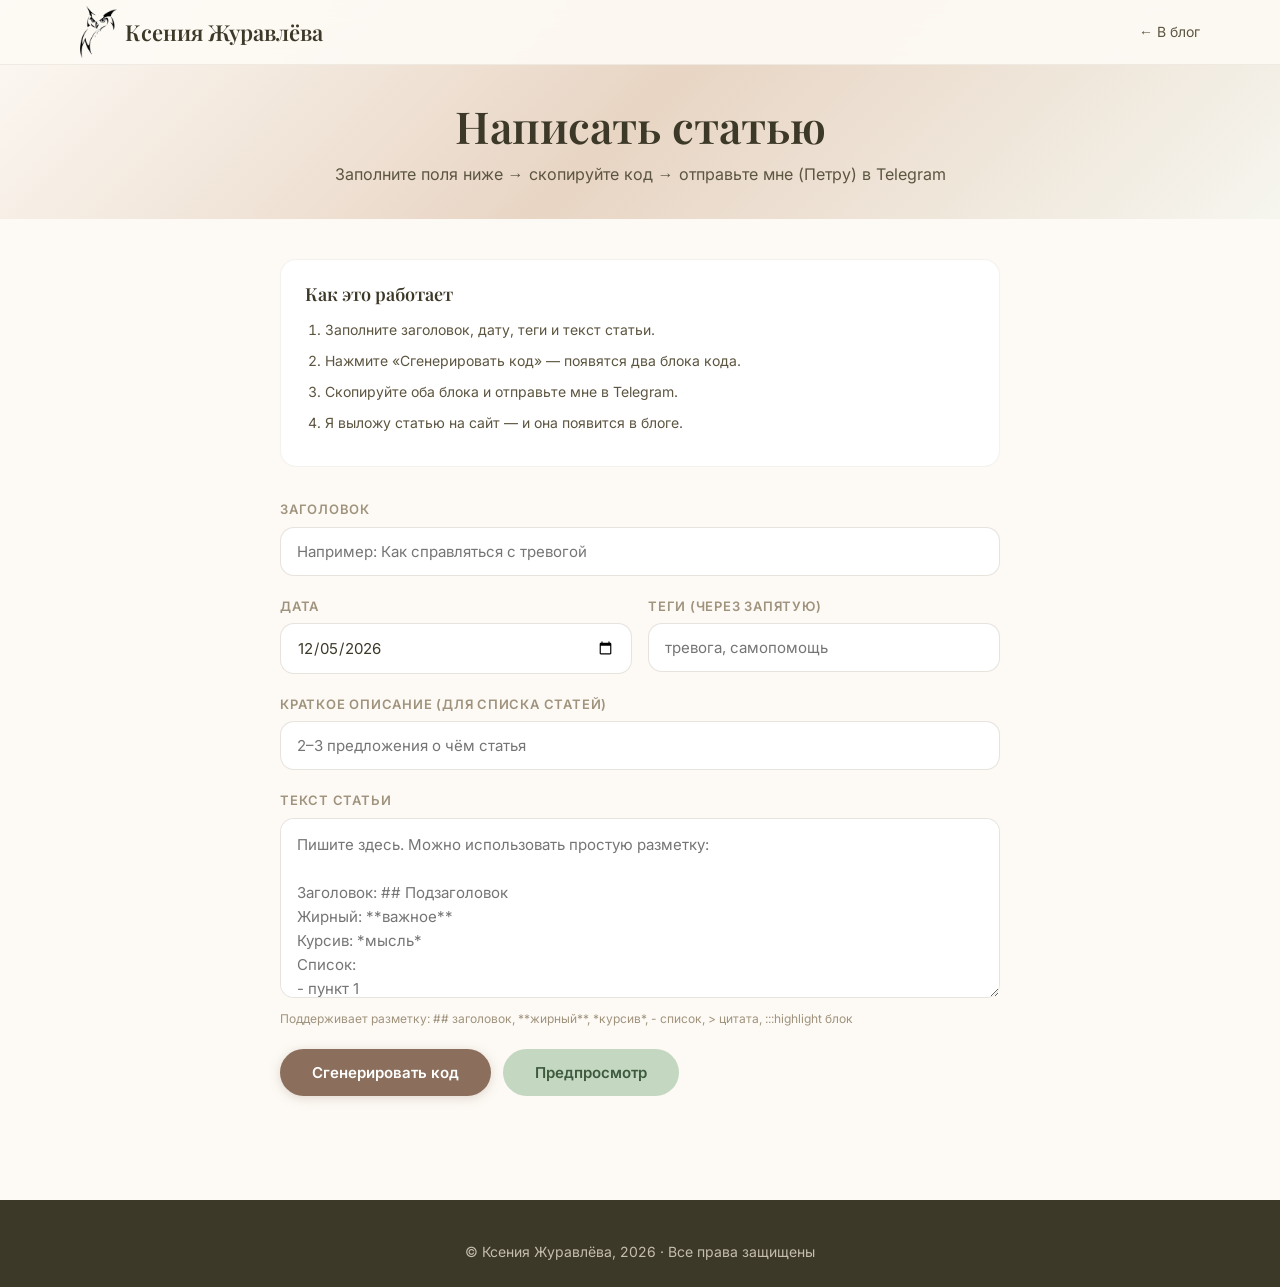
<file: blog/admin.html>
<!DOCTYPE html>
<html lang="ru">
<head>
<meta charset="UTF-8">
<meta name="viewport" content="width=device-width, initial-scale=1.0">
<title>Написать статью — Ксения Журавлёва</title>
<link rel="icon" type="image/png" href="../ksusha-logo.png">
<link href="../fonts/fonts-local.css" rel="stylesheet">
<style>
  *,*::before,*::after{box-sizing:border-box;margin:0;padding:0}
  html{scroll-behavior:smooth}
  body{font-family:'Inter',-apple-system,sans-serif;font-weight:400;font-size:16px;line-height:1.65;color:#3D3929;background:#FDFAF5;-webkit-font-smoothing:antialiased}
  h1,h2,h3{font-family:'Playfair Display',Georgia,serif;font-weight:600;line-height:1.2}

  nav{position:fixed;top:0;left:0;right:0;z-index:100;background:rgba(253,250,245,0.92);backdrop-filter:blur(12px);border-bottom:1px solid rgba(160,147,125,0.15);padding:0 24px}
  .nav-inner{max-width:1120px;margin:0 auto;display:flex;align-items:center;height:64px}
  .nav-logo{font-family:'Playfair Display',serif;font-size:22px;font-weight:600;color:#3D3929;text-decoration:none;display:flex;align-items:center;gap:8px;flex-shrink:0}
  .nav-logo img{width:auto;height:52px;object-fit:contain}
  .nav-right{display:flex;align-items:center;gap:20px;margin-left:auto}

  .page-header{padding:100px 24px 32px;background:linear-gradient(135deg,#FDFAF5 0%,#E8D5C4 50%,#C4D7C120 100%);text-align:center}
  .page-header h1{font-size:clamp(28px,4.5vw,44px);color:#3D3929;margin-bottom:8px}
  .page-header p{font-size:16px;color:#5C5540}

  .container{max-width:720px;margin:0 auto;padding:0 24px}

  .form-section{padding:40px 0 64px}
  .field{margin-bottom:20px}
  .field label{display:block;font-size:13px;font-weight:600;text-transform:uppercase;letter-spacing:0.06em;color:#A0937D;margin-bottom:6px}
  .field input,.field textarea{width:100%;padding:14px 16px;border:1.5px solid rgba(160,147,125,0.25);border-radius:14px;font-family:inherit;font-size:15px;color:#3D3929;background:#fff;transition:border-color 0.2s}
  .field input:focus,.field textarea:focus{outline:none;border-color:#8B6F5C}
  .field textarea{min-height:180px;resize:vertical;line-height:1.6}
  .field .hint{font-size:12px;color:#A0937D;margin-top:4px}
  .row2{display:grid;grid-template-columns:1fr 1fr;gap:16px}

  .btn{display:inline-flex;align-items:center;justify-content:center;padding:14px 32px;border-radius:999px;font-family:'Inter',sans-serif;font-size:15px;font-weight:600;text-decoration:none;cursor:pointer;transition:all 0.25s;border:none;white-space:nowrap}
  .btn-primary{background:#8B6F5C;color:#fff;box-shadow:0 2px 12px rgba(139,111,92,0.25)}
  .btn-primary:hover{background:#7A5F4D;transform:translateY(-1px)}
  .btn-secondary{background:#C4D7C1;color:#3D5A3E}
  .btn-secondary:hover{background:#B5C8B2}

  .output{background:#fff;border:1.5px solid rgba(160,147,125,0.2);border-radius:16px;padding:20px;margin-top:24px;font-family:monospace;font-size:13px;line-height:1.5;overflow-x:auto;white-space:pre-wrap;word-break:break-word}
  .output-label{font-size:12px;color:#A0937D;margin-bottom:8px;font-family:'Inter',sans-serif}

  .steps{background:#fff;border-radius:16px;padding:24px;margin-bottom:32px;border:1px solid rgba(160,147,125,0.12)}
  .steps h3{font-size:18px;margin-bottom:12px}
  .steps ol{margin-left:20px}
  .steps li{margin-bottom:8px;font-size:14px;color:#5C5540}

  footer{background:#3D3929;color:#C4BDB0;padding:40px 24px 24px;font-size:14px;margin-top:40px}
  footer .container{max-width:960px;margin:0 auto;text-align:center}

  @media(max-width:640px){
    .row2{grid-template-columns:1fr}
    .page-header{padding:88px 20px 24px}
  }
</style>
</head>
<body>

<nav>
  <div class="nav-inner">
    <a href="../index.html" class="nav-logo"><img src="../ksusha-logo.png" alt="">Ксения Журавлёва</a>
    <div class="nav-right">
      <a href="index.html" style="font-size:14px;color:#5C5540;text-decoration:none">← В блог</a>
    </div>
  </div>
</nav>

<header class="page-header">
  <h1>Написать статью</h1>
  <p>Заполните поля ниже → скопируйте код → отправьте мне (Петру) в Telegram</p>
</header>

<main class="container form-section">

<div class="steps">
  <h3>Как это работает</h3>
  <ol>
    <li>Заполните заголовок, дату, теги и текст статьи.</li>
    <li>Нажмите «Сгенерировать код» — появятся два блока кода.</li>
    <li>Скопируйте оба блока и отправьте мне в Telegram.</li>
    <li>Я выложу статью на сайт — и она появится в блоге.</li>
  </ol>
</div>

<div class="field">
  <label>Заголовок</label>
  <input type="text" id="title" placeholder="Например: Как справляться с тревогой">
</div>

<div class="row2">
  <div class="field">
    <label>Дата</label>
    <input type="date" id="date">
  </div>
  <div class="field">
    <label>Теги (через запятую)</label>
    <input type="text" id="tags" placeholder="тревога, самопомощь">
  </div>
</div>

<div class="field">
  <label>Краткое описание (для списка статей)</label>
  <input type="text" id="excerpt" placeholder="2–3 предложения о чём статья">
</div>

<div class="field">
  <label>Текст статьи</label>
  <textarea id="body" placeholder="Пишите здесь. Можно использовать простую разметку:

Заголовок: ## Подзаголовок
Жирный: **важное**
Курсив: *мысль*
Список:
- пункт 1
- пункт 2

Цитата:
> слова

Блок:
:::highlight
Выделенный текст
:::

Параграфы — просто пустая строка между ними."></textarea>
  <div class="hint">Поддерживает разметку: ## заголовок, **жирный**, *курсив*, - список, > цитата, :::highlight блок</div>
</div>

<div style="display:flex;gap:12px;margin-top:8px">
  <button class="btn btn-primary" onclick="generate()">Сгенерировать код</button>
  <button class="btn btn-secondary" onclick="preview()">Предпросмотр</button>
</div>

<div id="output" style="display:none">
  <div class="output-label">📄 1. Код статьи (скопируйте и отправьте мне):</div>
  <pre class="output" id="outHtml"></pre>
  <div class="output-label" style="margin-top:16px">📋 2. Данные для списка (тоже отправьте мне):</div>
  <pre class="output" id="outJson"></pre>
</div>

<div id="previewBox" style="display:none;margin-top:32px">
  <h3 style="margin-bottom:12px">Предпросмотр</h3>
  <div style="background:#fff;border:1.5px solid rgba(160,147,125,0.2);border-radius:16px;padding:24px" id="previewBody"></div>
</div>

</main>

<footer>
  <div class="container">© Ксения Журавлёва, 2026 · Все права защищены</div>
</footer>

<script>
document.getElementById('date').valueAsDate=new Date();

function mdToHtml(t){
  return t
    .replace(/^## (.*$)/gim,'<h2>$1</h2>')
    .replace(/^### (.*$)/gim,'<h3>$1</h3>')
    .replace(/\*\*(.*?)\*\*/g,'<strong>$1</strong>')
    .replace(/\*(.*?)\*/g,'<em>$1</em>')
    .replace(/^\> (.*$)/gim,'<blockquote>$1</blockquote>')
    .replace(/^- (.*$)/gim,'<li>$1</li>')
    .replace(/(:::\s*highlight\s*\n)([\s\S]*?)(\n:::\s*$)/gm,'<div class="highlight">$2</div>')
    .replace(/(\n<h2>)/g,'</h2>$1')
    .replace(/(\n<h3>)/g,'</h3>$1')
    .replace(/(\n<blockquote>)/g,'</blockquote>$1')
    .replace(/(\n<div class="highlight">)/g,'</div>$1')
    .replace(/(<\/li>\n)(?!<li>)/g,'$1</ul>')
    .replace(/(?!<\/li>\n)(<li>)/g,'<ul>$1')
    .replace(/\n\n/g,'</p><p>')
    .replace(/^(.+)$/gm,function(m){return m.match(/^\s*</)?m:'<p>'+m+'</p>';});
}

function slugify(t){return t.toLowerCase().replace(/[^а-яa-z0-9\s-]/g,'').trim().replace(/\s+/g,'-').substring(0,60);}

function generate(){
  const title=document.getElementById('title').value.trim();
  const date=document.getElementById('date').value;
  const tags=document.getElementById('tags').value.split(',').map(s=>s.trim()).filter(Boolean);
  const excerpt=document.getElementById('excerpt').value.trim();
  const body=document.getElementById('body').value.trim();
  if(!title||!body){alert('Заполните заголовок и текст статьи');return;}
  const id=slugify(title);
  const html=mdToHtml(body);
  const jsonObj={id,title,date,tags,excerpt,image:'blog/images/'+id+'.jpg'};
  document.getElementById('outHtml').textContent=html;
  document.getElementById('outJson').textContent=JSON.stringify(jsonObj,null,2)+',';
  document.getElementById('output').style.display='block';
  document.getElementById('output').scrollIntoView({behavior:'smooth'});
}

function preview(){
  const body=document.getElementById('body').value.trim();
  if(!body){alert('Введите текст статьи');return;}
  document.getElementById('previewBody').innerHTML=mdToHtml(body);
  document.getElementById('previewBox').style.display='block';
}
</script>
</body>
</html>
</file>
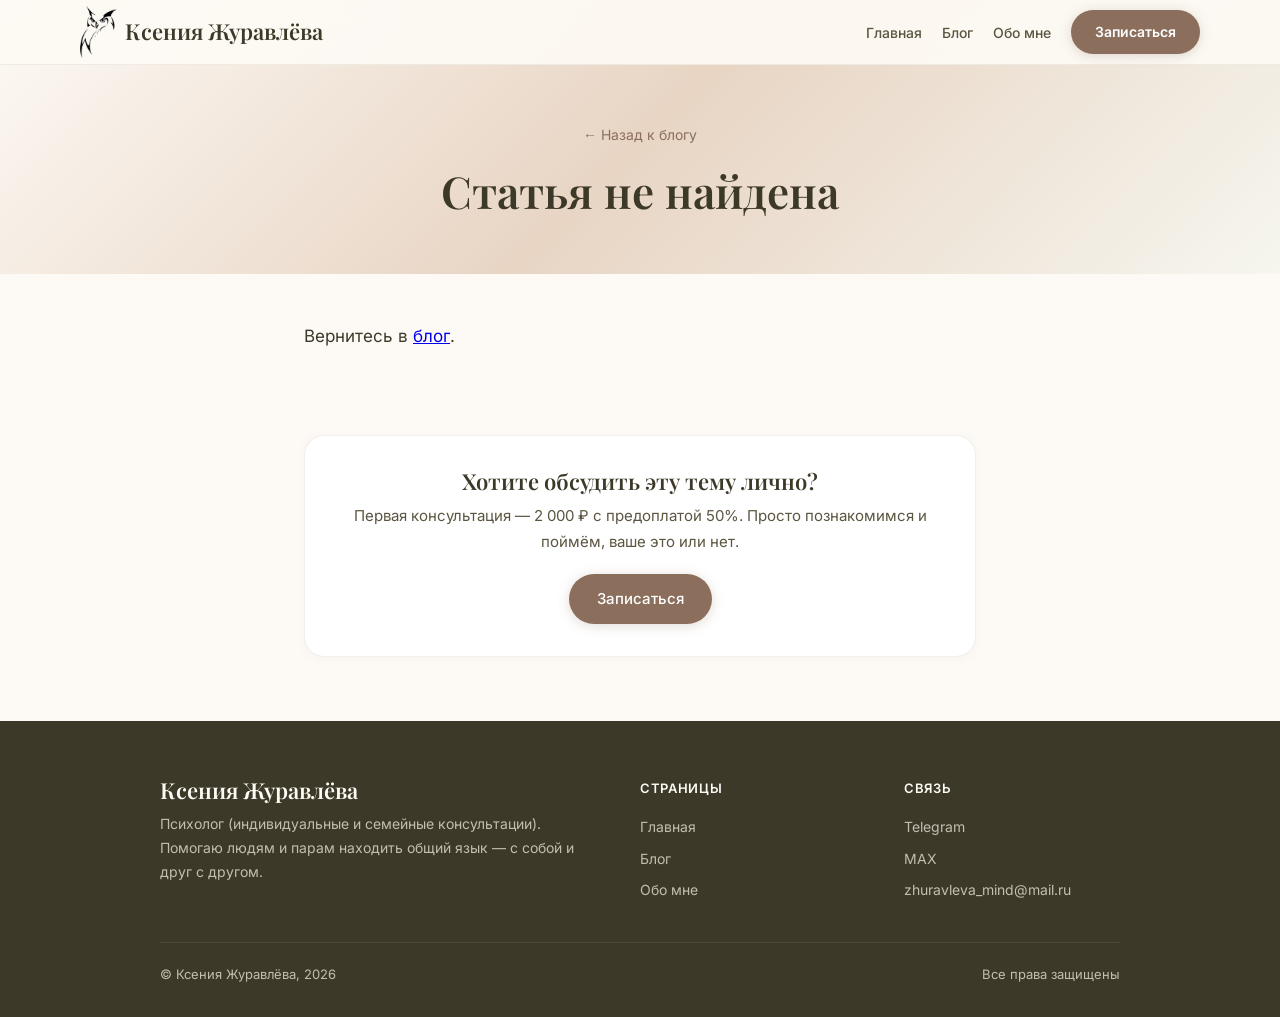
<file: blog/post.html>
<!DOCTYPE html>
<html lang="ru">
<head>
<meta charset="UTF-8">
<meta name="viewport" content="width=device-width, initial-scale=1.0">
<title>Статья — Ксения Журавлёва</title>
<meta name="description" content="">
<link rel="icon" type="image/png" href="../ksusha-logo.png">
<link href="../fonts/fonts-local.css" rel="stylesheet">
<style>
  *,*::before,*::after{box-sizing:border-box;margin:0;padding:0}
  html{scroll-behavior:smooth}
  body{font-family:'Inter',-apple-system,sans-serif;font-weight:400;font-size:17px;line-height:1.7;color:#3D3929;background:#FDFAF5;-webkit-font-smoothing:antialiased}
  h1,h2,h3,.serif{font-family:'Playfair Display',Georgia,serif;font-weight:600;line-height:1.25}

  nav{position:fixed;top:0;left:0;right:0;z-index:100;background:rgba(253,250,245,0.92);backdrop-filter:blur(12px);border-bottom:1px solid rgba(160,147,125,0.15);padding:0 24px}
  .nav-inner{max-width:1120px;margin:0 auto;display:flex;align-items:center;height:64px}
  .nav-logo{font-family:'Playfair Display',serif;font-size:22px;font-weight:600;color:#3D3929;text-decoration:none;display:flex;align-items:center;gap:8px;flex-shrink:0}
  .nav-logo img{width:auto;height:52px;object-fit:contain}
  .nav-right{display:flex;align-items:center;gap:20px;margin-left:auto}
  .nav-links{display:flex;gap:20px;list-style:none;align-items:center}
  .nav-links a{text-decoration:none;color:#5C5540;font-size:14px;font-weight:450;transition:color 0.2s}
  .nav-links a:hover{color:#8B6F5C}
  .burger{display:none;flex-direction:column;gap:5px;cursor:pointer;z-index:101;background:none;border:none;padding:8px}
  .burger span{display:block;width:24px;height:2px;background:#3D3929;border-radius:2px;transition:all 0.3s}
  .burger.active span:nth-child(1){transform:rotate(45deg) translate(5px,5px)}
  .burger.active span:nth-child(2){opacity:0}
  .burger.active span:nth-child(3){transform:rotate(-45deg) translate(5px,-5px)}

  .btn{display:inline-flex;align-items:center;justify-content:center;padding:12px 28px;border-radius:999px;font-family:'Inter',sans-serif;font-size:15px;font-weight:500;text-decoration:none;cursor:pointer;transition:all 0.25s;border:none;white-space:nowrap}
  .btn-primary{background:#8B6F5C;color:#fff;box-shadow:0 2px 12px rgba(139,111,92,0.25)}
  .btn-primary:hover{background:#7A5F4D;transform:translateY(-1px);box-shadow:0 4px 20px rgba(139,111,92,0.35)}

  .article-hero{padding:120px 24px 40px;background:linear-gradient(135deg,#FDFAF5 0%,#E8D5C4 50%,#C4D7C120 100%);text-align:center}
  .article-hero .back{font-size:14px;color:#8B6F5C;text-decoration:none;margin-bottom:16px;display:inline-block}
  .article-hero .back:hover{text-decoration:underline}
  .article-hero h1{font-size:clamp(28px,4.5vw,44px);color:#3D3929;max-width:800px;margin:0 auto 16px}
  .article-hero .meta{font-size:14px;color:#A0937D;display:flex;gap:16px;justify-content:center;flex-wrap:wrap}
  .article-hero .meta .tag{background:rgba(196,215,193,0.4);color:#3D5A3E;padding:3px 10px;border-radius:999px;font-size:12px;font-weight:500}

  .article-body{max-width:720px;margin:0 auto;padding:48px 24px 64px}
  .article-body p{margin-bottom:20px;color:#3D3929}
  .article-body h2{font-size:26px;color:#3D3929;margin:40px 0 16px}
  .article-body h3{font-size:20px;color:#3D3929;margin:28px 0 12px}
  .article-body ul,.article-body ol{margin:0 0 20px 24px}
  .article-body li{margin-bottom:8px}
  .article-body blockquote{border-left:4px solid #C4D7C1;padding-left:20px;margin:24px 0;font-style:italic;color:#5C5540}
  .article-body img{max-width:100%;border-radius:16px;margin:24px 0}
  .article-body .highlight{background:#FDF3EC;padding:20px 24px;border-radius:16px;margin:24px 0}
  .article-body .highlight p:last-child{margin-bottom:0}

  .article-footer{max-width:720px;margin:0 auto;padding:0 24px 64px;text-align:center}
  .article-footer .cta-box{background:#fff;border:1px solid rgba(160,147,125,0.15);border-radius:20px;padding:32px 24px;box-shadow:0 2px 12px rgba(139,111,92,0.04)}
  .article-footer .cta-box h3{font-size:22px;margin-bottom:8px}
  .article-footer .cta-box p{font-size:15px;color:#5C5540;margin-bottom:20px}

  footer{background:#3D3929;color:#C4BDB0;padding:56px 24px 32px;font-size:14px}
  footer .container{max-width:960px;margin:0 auto}
  .footer-grid{display:grid;grid-template-columns:2fr 1fr 1fr;gap:48px;margin-bottom:40px}
  .footer-brand h3{font-family:'Playfair Display',serif;font-size:22px;color:#FDFAF5;margin-bottom:8px}
  footer a{color:#C4BDB0;text-decoration:none;transition:color 0.2s}
  footer a:hover{color:#FDFAF5}
  .footer-links{list-style:none;display:flex;flex-direction:column;gap:8px}
  .footer-links h4{color:#FDFAF5;margin-bottom:8px;font-size:13px;text-transform:uppercase;letter-spacing:0.05em}
  .footer-bottom{border-top:1px solid rgba(255,255,255,0.08);padding-top:20px;display:flex;justify-content:space-between;flex-wrap:wrap;gap:12px;font-size:13px}

  @media(max-width:640px){
    .article-hero{padding:100px 20px 32px}
    .article-hero h1{font-size:24px}
    .article-body{padding:32px 20px 48px}
    .article-body h2{font-size:22px}
    .nav-links{display:none;position:fixed;top:64px;left:0;right:0;background:rgba(253,250,245,0.96);backdrop-filter:blur(12px);flex-direction:column;padding:24px;gap:16px;border-bottom:1px solid rgba(160,147,125,0.15);align-items:stretch}
    .nav-links.open{display:flex}
    .nav-links a{font-size:16px;padding:8px 0}
    .burger{display:flex}
    .footer-grid{grid-template-columns:1fr;gap:24px}
  }
</style>
</head>
<body>

<nav>
  <div class="nav-inner">
    <a href="../index.html" class="nav-logo"><img src="../ksusha-logo.png" alt="">Ксения Журавлёва</a>
    <div class="nav-right">
    <button class="burger" id="burger" onclick="document.getElementById('navMenu').classList.toggle('open');this.classList.toggle('active')" aria-label="Меню"><span></span><span></span><span></span></button>
    <ul class="nav-links" id="navMenu">
      <li><a href="../index.html">Главная</a></li>
      <li><a href="index.html">Блог</a></li>
      <li><a href="../index.html#about">Обо мне</a></li>
      <li><a href="https://max.ru/u/f9LHodD0cOJnYUckjnjMIWRd4BRZjpHC8x4KgVX70Wb7jH5Mb-KHRMtN0Is" class="btn btn-primary" style="padding:10px 24px;font-size:14px;font-weight:600;color:#fff">Записаться</a></li>
    </ul>
    </div>
  </div>
</nav>

<header class="article-hero">
  <a href="index.html" class="back">← Назад к блогу</a>
  <h1 id="postTitle">Загрузка...</h1>
  <div class="meta" id="postMeta"></div>
</header>

<article class="article-body" id="postBody">
  <p>Загрузка статьи...</p>
</article>

<div class="article-footer">
  <div class="cta-box">
    <h3>Хотите обсудить эту тему лично?</h3>
    <p>Первая консультация — 2 000 ₽ с предоплатой 50%. Просто познакомимся и поймём, ваше это или нет.</p>
    <a href="https://max.ru/u/f9LHodD0cOJnYUckjnjMIWRd4BRZjpHC8x4KgVX70Wb7jH5Mb-KHRMtN0Is" class="btn btn-primary">Записаться</a>
  </div>
</div>

<footer>
  <div class="container">
    <div class="footer-grid">
      <div class="footer-brand"><h3>Ксения Журавлёва</h3><p>Психолог (индивидуальные и семейные консультации). Помогаю людям и парам находить общий язык — с собой и друг с другом.</p></div>
      <div><ul class="footer-links"><h4>Страницы</h4><li><a href="../index.html">Главная</a></li><li><a href="index.html">Блог</a></li><li><a href="../index.html#about">Обо мне</a></li></ul></div>
      <div><ul class="footer-links"><h4>Связь</h4><li><a href="https://t.me/zhuravleva_mind">Telegram</a></li><li><a href="https://max.ru/u/f9LHodD0cOJnYUckjnjMIWRd4BRZjpHC8x4KgVX70Wb7jH5Mb-KHRMtN0Is" target="_blank">MAX</a></li><li><a href="mailto:zhuravleva_mind@mail.ru">zhuravleva_mind@mail.ru</a></li></ul></div>
    </div>
    <div class="footer-bottom"><span>© Ксения Журавлёва, 2026</span><span>Все права защищены</span></div>
  </div>
</footer>

<script>
// Простой Markdown → HTML
function mdToHtml(md){
  return md
    .replace(/^### (.*$)/gim,'<h3>$1</h3>')
    .replace(/^## (.*$)/gim,'<h2>$1</h2>')
    .replace(/^# (.*$)/gim,'<h1>$1</h1>')
    .replace(/\*\*(.*?)\*\*/g,'<strong>$1</strong>')
    .replace(/\*(.*?)\*/g,'<em>$1</em>')
    .replace(/^\> (.*$)/gim,'<blockquote>$1</blockquote>')
    .replace(/^\- (.*$)/gim,'<li>$1</li>')
    .replace(/(<li>.*<\/li>)/s,'<ul>$1</ul>')
    .replace(/\n/g,'<br>');
}

const id=new URLSearchParams(location.search).get('id');
fetch('posts.json').then(r=>r.json()).then(data=>{
  const posts = data.posts || data;
  const p=posts.find(x=>x.id===id);
  if(!p){document.getElementById('postTitle').textContent='Статья не найдена';document.getElementById('postBody').innerHTML='<p>Вернитесь в <a href="index.html">блог</a>.</p>';return;}
  document.title=p.title+' — Ксения Журавлёва';
  document.querySelector('meta[name="description"]').content=p.excerpt;
  document.getElementById('postTitle').textContent=p.title;
  document.getElementById('postMeta').innerHTML=`
    <span>${new Date(p.date).toLocaleDateString('ru-RU',{day:'numeric',month:'long',year:'numeric'})}</span>
    ${(p.tags||[]).map(t=>`<span class="tag">${t}</span>`).join('')}`;
  // Рендерим body как Markdown
  const bodyHtml = p.body ? mdToHtml(p.body) : `<p>${p.excerpt}</p><p><em>Полный текст статьи скоро появится.</em></p>`;
  document.getElementById('postBody').innerHTML = bodyHtml;
});
document.querySelectorAll('#navMenu a').forEach(a=>a.addEventListener('click',()=>{document.getElementById('navMenu').classList.remove('open');document.getElementById('burger').classList.remove('active')}));
</script>
</body>
</html>
</file>
<file: fonts/fonts-local.css>
/* cyrillic-ext */
@font-face {
  font-family: 'Inter';
  font-style: normal;
  font-weight: 300;
  font-display: swap;
  src: url(./UcC73FwrK3iLTeHuS_nVMrMxCp50SjIa2JL7SUc.woff2) format('woff2');
  unicode-range: U+0460-052F, U+1C80-1C8A, U+20B4, U+2DE0-2DFF, U+A640-A69F, U+FE2E-FE2F;
}
/* cyrillic */
@font-face {
  font-family: 'Inter';
  font-style: normal;
  font-weight: 300;
  font-display: swap;
  src: url(./UcC73FwrK3iLTeHuS_nVMrMxCp50SjIa0ZL7SUc.woff2) format('woff2');
  unicode-range: U+0301, U+0400-045F, U+0490-0491, U+04B0-04B1, U+2116;
}
/* greek-ext */
@font-face {
  font-family: 'Inter';
  font-style: normal;
  font-weight: 300;
  font-display: swap;
  src: url(./UcC73FwrK3iLTeHuS_nVMrMxCp50SjIa2ZL7SUc.woff2) format('woff2');
  unicode-range: U+1F00-1FFF;
}
/* greek */
@font-face {
  font-family: 'Inter';
  font-style: normal;
  font-weight: 300;
  font-display: swap;
  src: url(./UcC73FwrK3iLTeHuS_nVMrMxCp50SjIa1pL7SUc.woff2) format('woff2');
  unicode-range: U+0370-0377, U+037A-037F, U+0384-038A, U+038C, U+038E-03A1, U+03A3-03FF;
}
/* vietnamese */
@font-face {
  font-family: 'Inter';
  font-style: normal;
  font-weight: 300;
  font-display: swap;
  src: url(./UcC73FwrK3iLTeHuS_nVMrMxCp50SjIa2pL7SUc.woff2) format('woff2');
  unicode-range: U+0102-0103, U+0110-0111, U+0128-0129, U+0168-0169, U+01A0-01A1, U+01AF-01B0, U+0300-0301, U+0303-0304, U+0308-0309, U+0323, U+0329, U+1EA0-1EF9, U+20AB;
}
/* latin-ext */
@font-face {
  font-family: 'Inter';
  font-style: normal;
  font-weight: 300;
  font-display: swap;
  src: url(./UcC73FwrK3iLTeHuS_nVMrMxCp50SjIa25L7SUc.woff2) format('woff2');
  unicode-range: U+0100-02BA, U+02BD-02C5, U+02C7-02CC, U+02CE-02D7, U+02DD-02FF, U+0304, U+0308, U+0329, U+1D00-1DBF, U+1E00-1E9F, U+1EF2-1EFF, U+2020, U+20A0-20AB, U+20AD-20C0, U+2113, U+2C60-2C7F, U+A720-A7FF;
}
/* latin */
@font-face {
  font-family: 'Inter';
  font-style: normal;
  font-weight: 300;
  font-display: swap;
  src: url(./UcC73FwrK3iLTeHuS_nVMrMxCp50SjIa1ZL7.woff2) format('woff2');
  unicode-range: U+0000-00FF, U+0131, U+0152-0153, U+02BB-02BC, U+02C6, U+02DA, U+02DC, U+0304, U+0308, U+0329, U+2000-206F, U+20AC, U+2122, U+2191, U+2193, U+2212, U+2215, U+FEFF, U+FFFD;
}
/* cyrillic-ext */
@font-face {
  font-family: 'Inter';
  font-style: normal;
  font-weight: 400;
  font-display: swap;
  src: url(./UcC73FwrK3iLTeHuS_nVMrMxCp50SjIa2JL7SUc.woff2) format('woff2');
  unicode-range: U+0460-052F, U+1C80-1C8A, U+20B4, U+2DE0-2DFF, U+A640-A69F, U+FE2E-FE2F;
}
/* cyrillic */
@font-face {
  font-family: 'Inter';
  font-style: normal;
  font-weight: 400;
  font-display: swap;
  src: url(./UcC73FwrK3iLTeHuS_nVMrMxCp50SjIa0ZL7SUc.woff2) format('woff2');
  unicode-range: U+0301, U+0400-045F, U+0490-0491, U+04B0-04B1, U+2116;
}
/* greek-ext */
@font-face {
  font-family: 'Inter';
  font-style: normal;
  font-weight: 400;
  font-display: swap;
  src: url(./UcC73FwrK3iLTeHuS_nVMrMxCp50SjIa2ZL7SUc.woff2) format('woff2');
  unicode-range: U+1F00-1FFF;
}
/* greek */
@font-face {
  font-family: 'Inter';
  font-style: normal;
  font-weight: 400;
  font-display: swap;
  src: url(./UcC73FwrK3iLTeHuS_nVMrMxCp50SjIa1pL7SUc.woff2) format('woff2');
  unicode-range: U+0370-0377, U+037A-037F, U+0384-038A, U+038C, U+038E-03A1, U+03A3-03FF;
}
/* vietnamese */
@font-face {
  font-family: 'Inter';
  font-style: normal;
  font-weight: 400;
  font-display: swap;
  src: url(./UcC73FwrK3iLTeHuS_nVMrMxCp50SjIa2pL7SUc.woff2) format('woff2');
  unicode-range: U+0102-0103, U+0110-0111, U+0128-0129, U+0168-0169, U+01A0-01A1, U+01AF-01B0, U+0300-0301, U+0303-0304, U+0308-0309, U+0323, U+0329, U+1EA0-1EF9, U+20AB;
}
/* latin-ext */
@font-face {
  font-family: 'Inter';
  font-style: normal;
  font-weight: 400;
  font-display: swap;
  src: url(./UcC73FwrK3iLTeHuS_nVMrMxCp50SjIa25L7SUc.woff2) format('woff2');
  unicode-range: U+0100-02BA, U+02BD-02C5, U+02C7-02CC, U+02CE-02D7, U+02DD-02FF, U+0304, U+0308, U+0329, U+1D00-1DBF, U+1E00-1E9F, U+1EF2-1EFF, U+2020, U+20A0-20AB, U+20AD-20C0, U+2113, U+2C60-2C7F, U+A720-A7FF;
}
/* latin */
@font-face {
  font-family: 'Inter';
  font-style: normal;
  font-weight: 400;
  font-display: swap;
  src: url(./UcC73FwrK3iLTeHuS_nVMrMxCp50SjIa1ZL7.woff2) format('woff2');
  unicode-range: U+0000-00FF, U+0131, U+0152-0153, U+02BB-02BC, U+02C6, U+02DA, U+02DC, U+0304, U+0308, U+0329, U+2000-206F, U+20AC, U+2122, U+2191, U+2193, U+2212, U+2215, U+FEFF, U+FFFD;
}
/* cyrillic-ext */
@font-face {
  font-family: 'Inter';
  font-style: normal;
  font-weight: 500;
  font-display: swap;
  src: url(./UcC73FwrK3iLTeHuS_nVMrMxCp50SjIa2JL7SUc.woff2) format('woff2');
  unicode-range: U+0460-052F, U+1C80-1C8A, U+20B4, U+2DE0-2DFF, U+A640-A69F, U+FE2E-FE2F;
}
/* cyrillic */
@font-face {
  font-family: 'Inter';
  font-style: normal;
  font-weight: 500;
  font-display: swap;
  src: url(./UcC73FwrK3iLTeHuS_nVMrMxCp50SjIa0ZL7SUc.woff2) format('woff2');
  unicode-range: U+0301, U+0400-045F, U+0490-0491, U+04B0-04B1, U+2116;
}
/* greek-ext */
@font-face {
  font-family: 'Inter';
  font-style: normal;
  font-weight: 500;
  font-display: swap;
  src: url(./UcC73FwrK3iLTeHuS_nVMrMxCp50SjIa2ZL7SUc.woff2) format('woff2');
  unicode-range: U+1F00-1FFF;
}
/* greek */
@font-face {
  font-family: 'Inter';
  font-style: normal;
  font-weight: 500;
  font-display: swap;
  src: url(./UcC73FwrK3iLTeHuS_nVMrMxCp50SjIa1pL7SUc.woff2) format('woff2');
  unicode-range: U+0370-0377, U+037A-037F, U+0384-038A, U+038C, U+038E-03A1, U+03A3-03FF;
}
/* vietnamese */
@font-face {
  font-family: 'Inter';
  font-style: normal;
  font-weight: 500;
  font-display: swap;
  src: url(./UcC73FwrK3iLTeHuS_nVMrMxCp50SjIa2pL7SUc.woff2) format('woff2');
  unicode-range: U+0102-0103, U+0110-0111, U+0128-0129, U+0168-0169, U+01A0-01A1, U+01AF-01B0, U+0300-0301, U+0303-0304, U+0308-0309, U+0323, U+0329, U+1EA0-1EF9, U+20AB;
}
/* latin-ext */
@font-face {
  font-family: 'Inter';
  font-style: normal;
  font-weight: 500;
  font-display: swap;
  src: url(./UcC73FwrK3iLTeHuS_nVMrMxCp50SjIa25L7SUc.woff2) format('woff2');
  unicode-range: U+0100-02BA, U+02BD-02C5, U+02C7-02CC, U+02CE-02D7, U+02DD-02FF, U+0304, U+0308, U+0329, U+1D00-1DBF, U+1E00-1E9F, U+1EF2-1EFF, U+2020, U+20A0-20AB, U+20AD-20C0, U+2113, U+2C60-2C7F, U+A720-A7FF;
}
/* latin */
@font-face {
  font-family: 'Inter';
  font-style: normal;
  font-weight: 500;
  font-display: swap;
  src: url(./UcC73FwrK3iLTeHuS_nVMrMxCp50SjIa1ZL7.woff2) format('woff2');
  unicode-range: U+0000-00FF, U+0131, U+0152-0153, U+02BB-02BC, U+02C6, U+02DA, U+02DC, U+0304, U+0308, U+0329, U+2000-206F, U+20AC, U+2122, U+2191, U+2193, U+2212, U+2215, U+FEFF, U+FFFD;
}
/* cyrillic-ext */
@font-face {
  font-family: 'Inter';
  font-style: normal;
  font-weight: 600;
  font-display: swap;
  src: url(./UcC73FwrK3iLTeHuS_nVMrMxCp50SjIa2JL7SUc.woff2) format('woff2');
  unicode-range: U+0460-052F, U+1C80-1C8A, U+20B4, U+2DE0-2DFF, U+A640-A69F, U+FE2E-FE2F;
}
/* cyrillic */
@font-face {
  font-family: 'Inter';
  font-style: normal;
  font-weight: 600;
  font-display: swap;
  src: url(./UcC73FwrK3iLTeHuS_nVMrMxCp50SjIa0ZL7SUc.woff2) format('woff2');
  unicode-range: U+0301, U+0400-045F, U+0490-0491, U+04B0-04B1, U+2116;
}
/* greek-ext */
@font-face {
  font-family: 'Inter';
  font-style: normal;
  font-weight: 600;
  font-display: swap;
  src: url(./UcC73FwrK3iLTeHuS_nVMrMxCp50SjIa2ZL7SUc.woff2) format('woff2');
  unicode-range: U+1F00-1FFF;
}
/* greek */
@font-face {
  font-family: 'Inter';
  font-style: normal;
  font-weight: 600;
  font-display: swap;
  src: url(./UcC73FwrK3iLTeHuS_nVMrMxCp50SjIa1pL7SUc.woff2) format('woff2');
  unicode-range: U+0370-0377, U+037A-037F, U+0384-038A, U+038C, U+038E-03A1, U+03A3-03FF;
}
/* vietnamese */
@font-face {
  font-family: 'Inter';
  font-style: normal;
  font-weight: 600;
  font-display: swap;
  src: url(./UcC73FwrK3iLTeHuS_nVMrMxCp50SjIa2pL7SUc.woff2) format('woff2');
  unicode-range: U+0102-0103, U+0110-0111, U+0128-0129, U+0168-0169, U+01A0-01A1, U+01AF-01B0, U+0300-0301, U+0303-0304, U+0308-0309, U+0323, U+0329, U+1EA0-1EF9, U+20AB;
}
/* latin-ext */
@font-face {
  font-family: 'Inter';
  font-style: normal;
  font-weight: 600;
  font-display: swap;
  src: url(./UcC73FwrK3iLTeHuS_nVMrMxCp50SjIa25L7SUc.woff2) format('woff2');
  unicode-range: U+0100-02BA, U+02BD-02C5, U+02C7-02CC, U+02CE-02D7, U+02DD-02FF, U+0304, U+0308, U+0329, U+1D00-1DBF, U+1E00-1E9F, U+1EF2-1EFF, U+2020, U+20A0-20AB, U+20AD-20C0, U+2113, U+2C60-2C7F, U+A720-A7FF;
}
/* latin */
@font-face {
  font-family: 'Inter';
  font-style: normal;
  font-weight: 600;
  font-display: swap;
  src: url(./UcC73FwrK3iLTeHuS_nVMrMxCp50SjIa1ZL7.woff2) format('woff2');
  unicode-range: U+0000-00FF, U+0131, U+0152-0153, U+02BB-02BC, U+02C6, U+02DA, U+02DC, U+0304, U+0308, U+0329, U+2000-206F, U+20AC, U+2122, U+2191, U+2193, U+2212, U+2215, U+FEFF, U+FFFD;
}
/* cyrillic */
@font-face {
  font-family: 'Playfair Display';
  font-style: italic;
  font-weight: 400;
  font-display: swap;
  src: url(./nuFRD-vYSZviVYUb_rj3ij__anPXDTnCjmHKM4nYO7KN_qiTXtXA-W2r.woff2) format('woff2');
  unicode-range: U+0301, U+0400-045F, U+0490-0491, U+04B0-04B1, U+2116;
}
/* vietnamese */
@font-face {
  font-family: 'Playfair Display';
  font-style: italic;
  font-weight: 400;
  font-display: swap;
  src: url(./nuFRD-vYSZviVYUb_rj3ij__anPXDTnCjmHKM4nYO7KN_qiTXt7A-W2r.woff2) format('woff2');
  unicode-range: U+0102-0103, U+0110-0111, U+0128-0129, U+0168-0169, U+01A0-01A1, U+01AF-01B0, U+0300-0301, U+0303-0304, U+0308-0309, U+0323, U+0329, U+1EA0-1EF9, U+20AB;
}
/* latin-ext */
@font-face {
  font-family: 'Playfair Display';
  font-style: italic;
  font-weight: 400;
  font-display: swap;
  src: url(./nuFRD-vYSZviVYUb_rj3ij__anPXDTnCjmHKM4nYO7KN_qiTXt_A-W2r.woff2) format('woff2');
  unicode-range: U+0100-02BA, U+02BD-02C5, U+02C7-02CC, U+02CE-02D7, U+02DD-02FF, U+0304, U+0308, U+0329, U+1D00-1DBF, U+1E00-1E9F, U+1EF2-1EFF, U+2020, U+20A0-20AB, U+20AD-20C0, U+2113, U+2C60-2C7F, U+A720-A7FF;
}
/* latin */
@font-face {
  font-family: 'Playfair Display';
  font-style: italic;
  font-weight: 400;
  font-display: swap;
  src: url(./nuFRD-vYSZviVYUb_rj3ij__anPXDTnCjmHKM4nYO7KN_qiTXtHA-Q.woff2) format('woff2');
  unicode-range: U+0000-00FF, U+0131, U+0152-0153, U+02BB-02BC, U+02C6, U+02DA, U+02DC, U+0304, U+0308, U+0329, U+2000-206F, U+20AC, U+2122, U+2191, U+2193, U+2212, U+2215, U+FEFF, U+FFFD;
}
/* cyrillic */
@font-face {
  font-family: 'Playfair Display';
  font-style: normal;
  font-weight: 400;
  font-display: swap;
  src: url(./nuFiD-vYSZviVYUb_rj3ij__anPXDTjYgFE_.woff2) format('woff2');
  unicode-range: U+0301, U+0400-045F, U+0490-0491, U+04B0-04B1, U+2116;
}
/* vietnamese */
@font-face {
  font-family: 'Playfair Display';
  font-style: normal;
  font-weight: 400;
  font-display: swap;
  src: url(./nuFiD-vYSZviVYUb_rj3ij__anPXDTPYgFE_.woff2) format('woff2');
  unicode-range: U+0102-0103, U+0110-0111, U+0128-0129, U+0168-0169, U+01A0-01A1, U+01AF-01B0, U+0300-0301, U+0303-0304, U+0308-0309, U+0323, U+0329, U+1EA0-1EF9, U+20AB;
}
/* latin-ext */
@font-face {
  font-family: 'Playfair Display';
  font-style: normal;
  font-weight: 400;
  font-display: swap;
  src: url(./nuFiD-vYSZviVYUb_rj3ij__anPXDTLYgFE_.woff2) format('woff2');
  unicode-range: U+0100-02BA, U+02BD-02C5, U+02C7-02CC, U+02CE-02D7, U+02DD-02FF, U+0304, U+0308, U+0329, U+1D00-1DBF, U+1E00-1E9F, U+1EF2-1EFF, U+2020, U+20A0-20AB, U+20AD-20C0, U+2113, U+2C60-2C7F, U+A720-A7FF;
}
/* latin */
@font-face {
  font-family: 'Playfair Display';
  font-style: normal;
  font-weight: 400;
  font-display: swap;
  src: url(./nuFiD-vYSZviVYUb_rj3ij__anPXDTzYgA.woff2) format('woff2');
  unicode-range: U+0000-00FF, U+0131, U+0152-0153, U+02BB-02BC, U+02C6, U+02DA, U+02DC, U+0304, U+0308, U+0329, U+2000-206F, U+20AC, U+2122, U+2191, U+2193, U+2212, U+2215, U+FEFF, U+FFFD;
}
/* cyrillic */
@font-face {
  font-family: 'Playfair Display';
  font-style: normal;
  font-weight: 600;
  font-display: swap;
  src: url(./nuFiD-vYSZviVYUb_rj3ij__anPXDTjYgFE_.woff2) format('woff2');
  unicode-range: U+0301, U+0400-045F, U+0490-0491, U+04B0-04B1, U+2116;
}
/* vietnamese */
@font-face {
  font-family: 'Playfair Display';
  font-style: normal;
  font-weight: 600;
  font-display: swap;
  src: url(./nuFiD-vYSZviVYUb_rj3ij__anPXDTPYgFE_.woff2) format('woff2');
  unicode-range: U+0102-0103, U+0110-0111, U+0128-0129, U+0168-0169, U+01A0-01A1, U+01AF-01B0, U+0300-0301, U+0303-0304, U+0308-0309, U+0323, U+0329, U+1EA0-1EF9, U+20AB;
}
/* latin-ext */
@font-face {
  font-family: 'Playfair Display';
  font-style: normal;
  font-weight: 600;
  font-display: swap;
  src: url(./nuFiD-vYSZviVYUb_rj3ij__anPXDTLYgFE_.woff2) format('woff2');
  unicode-range: U+0100-02BA, U+02BD-02C5, U+02C7-02CC, U+02CE-02D7, U+02DD-02FF, U+0304, U+0308, U+0329, U+1D00-1DBF, U+1E00-1E9F, U+1EF2-1EFF, U+2020, U+20A0-20AB, U+20AD-20C0, U+2113, U+2C60-2C7F, U+A720-A7FF;
}
/* latin */
@font-face {
  font-family: 'Playfair Display';
  font-style: normal;
  font-weight: 600;
  font-display: swap;
  src: url(./nuFiD-vYSZviVYUb_rj3ij__anPXDTzYgA.woff2) format('woff2');
  unicode-range: U+0000-00FF, U+0131, U+0152-0153, U+02BB-02BC, U+02C6, U+02DA, U+02DC, U+0304, U+0308, U+0329, U+2000-206F, U+20AC, U+2122, U+2191, U+2193, U+2212, U+2215, U+FEFF, U+FFFD;
}
/* cyrillic */
@font-face {
  font-family: 'Playfair Display';
  font-style: normal;
  font-weight: 700;
  font-display: swap;
  src: url(./nuFiD-vYSZviVYUb_rj3ij__anPXDTjYgFE_.woff2) format('woff2');
  unicode-range: U+0301, U+0400-045F, U+0490-0491, U+04B0-04B1, U+2116;
}
/* vietnamese */
@font-face {
  font-family: 'Playfair Display';
  font-style: normal;
  font-weight: 700;
  font-display: swap;
  src: url(./nuFiD-vYSZviVYUb_rj3ij__anPXDTPYgFE_.woff2) format('woff2');
  unicode-range: U+0102-0103, U+0110-0111, U+0128-0129, U+0168-0169, U+01A0-01A1, U+01AF-01B0, U+0300-0301, U+0303-0304, U+0308-0309, U+0323, U+0329, U+1EA0-1EF9, U+20AB;
}
/* latin-ext */
@font-face {
  font-family: 'Playfair Display';
  font-style: normal;
  font-weight: 700;
  font-display: swap;
  src: url(./nuFiD-vYSZviVYUb_rj3ij__anPXDTLYgFE_.woff2) format('woff2');
  unicode-range: U+0100-02BA, U+02BD-02C5, U+02C7-02CC, U+02CE-02D7, U+02DD-02FF, U+0304, U+0308, U+0329, U+1D00-1DBF, U+1E00-1E9F, U+1EF2-1EFF, U+2020, U+20A0-20AB, U+20AD-20C0, U+2113, U+2C60-2C7F, U+A720-A7FF;
}
/* latin */
@font-face {
  font-family: 'Playfair Display';
  font-style: normal;
  font-weight: 700;
  font-display: swap;
  src: url(./nuFiD-vYSZviVYUb_rj3ij__anPXDTzYgA.woff2) format('woff2');
  unicode-range: U+0000-00FF, U+0131, U+0152-0153, U+02BB-02BC, U+02C6, U+02DA, U+02DC, U+0304, U+0308, U+0329, U+2000-206F, U+20AC, U+2122, U+2191, U+2193, U+2212, U+2215, U+FEFF, U+FFFD;
}
</file>
